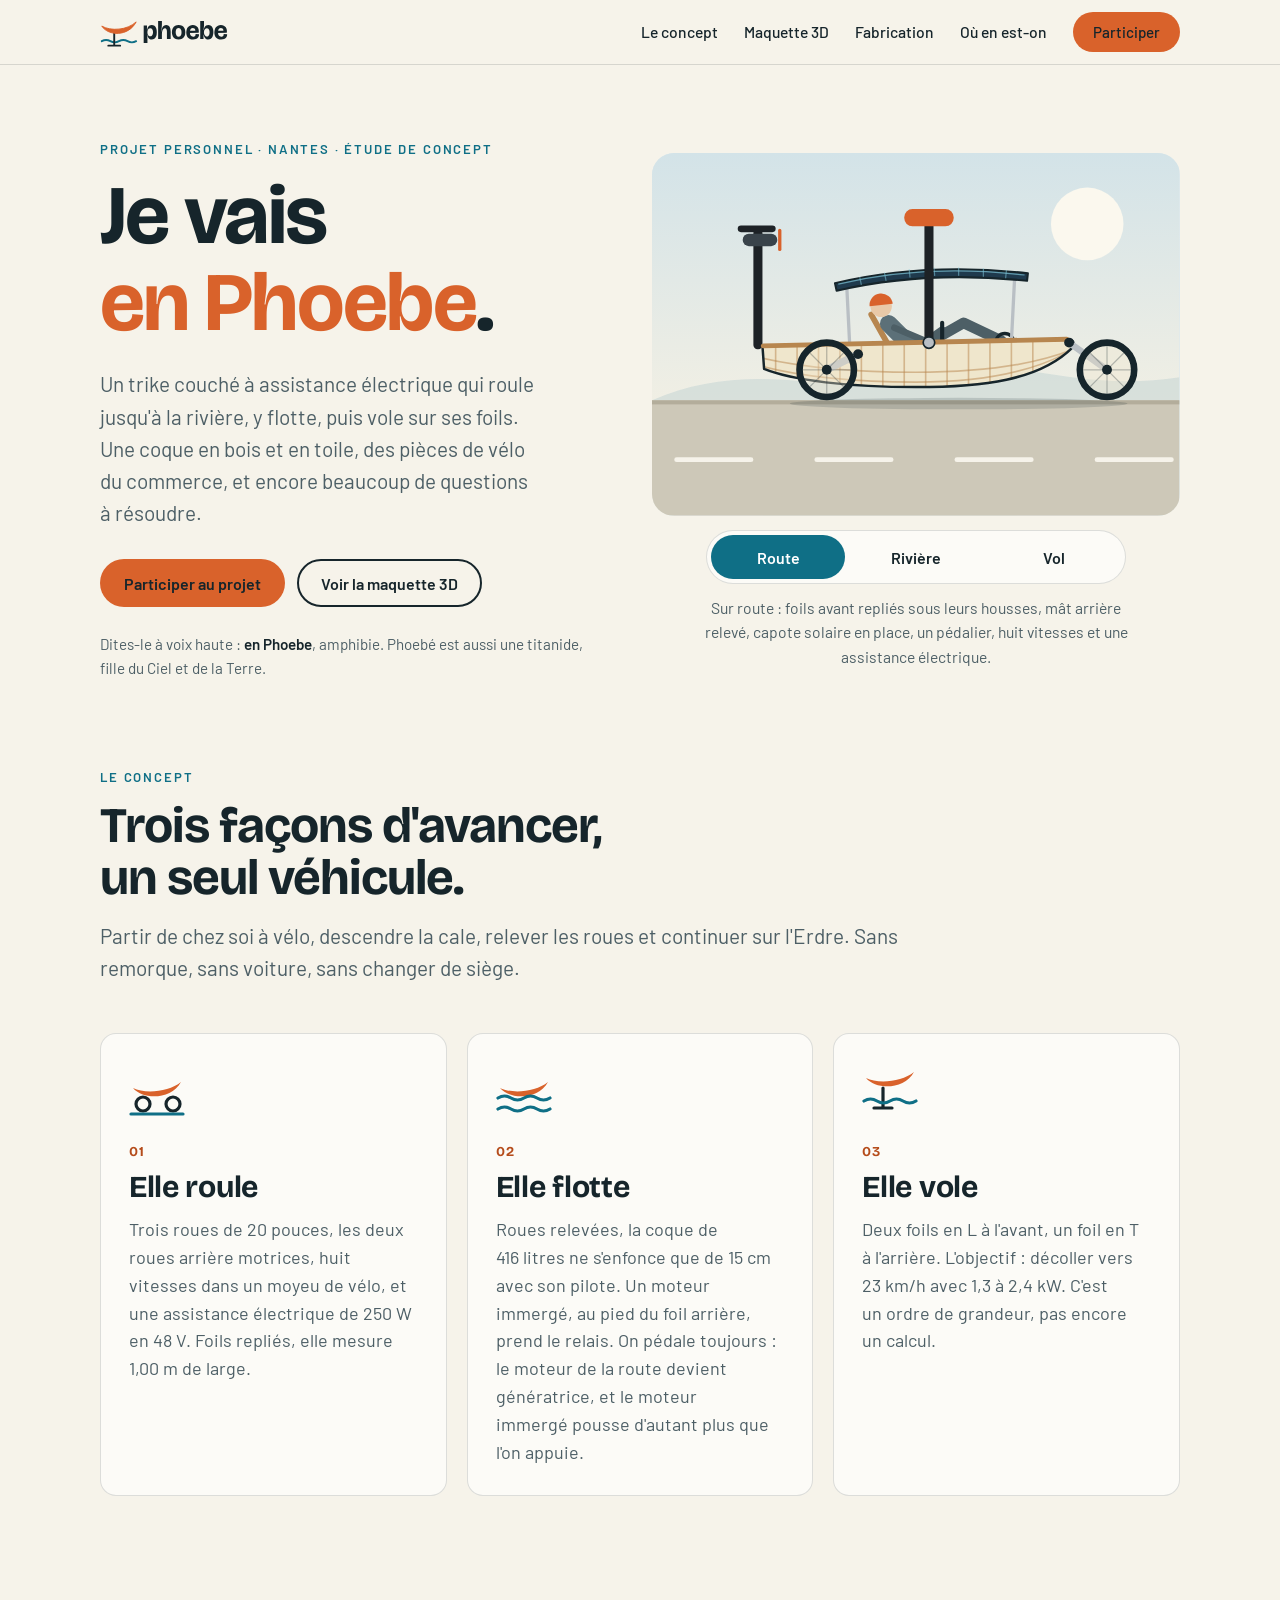
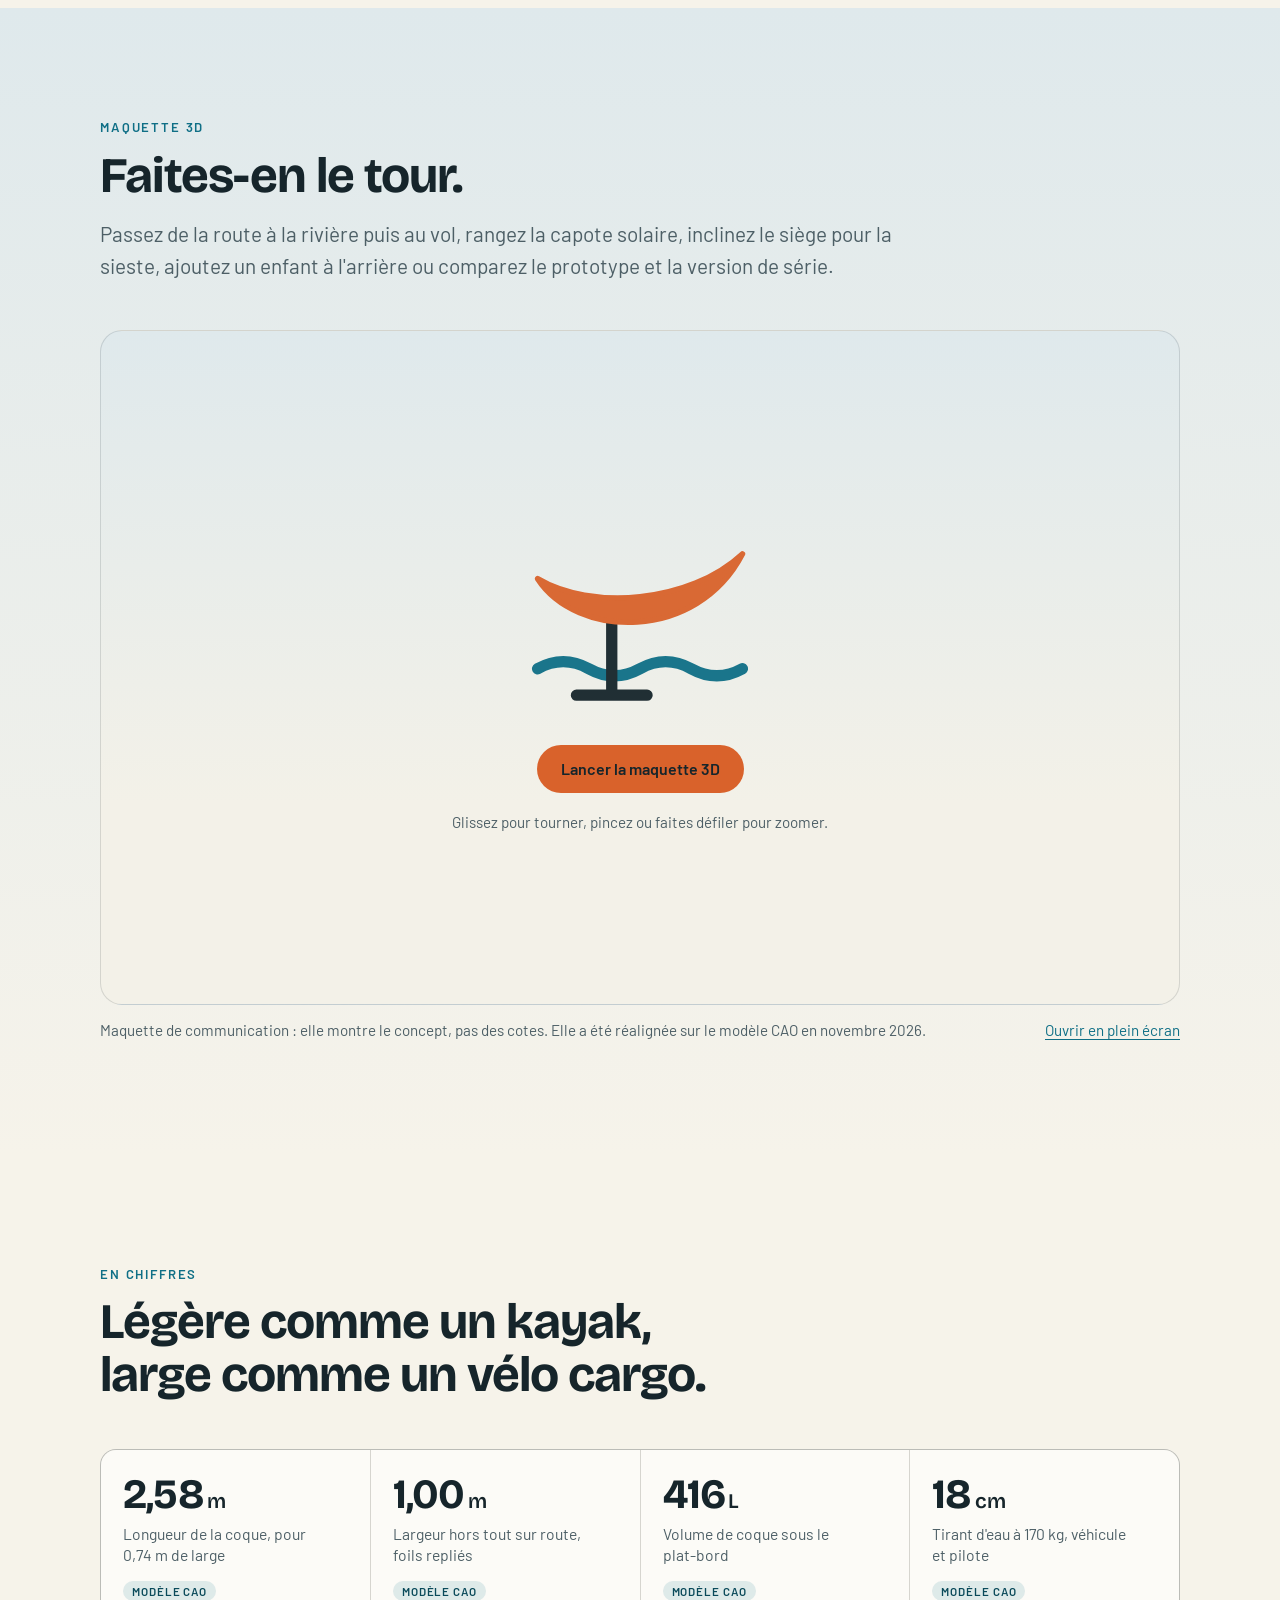
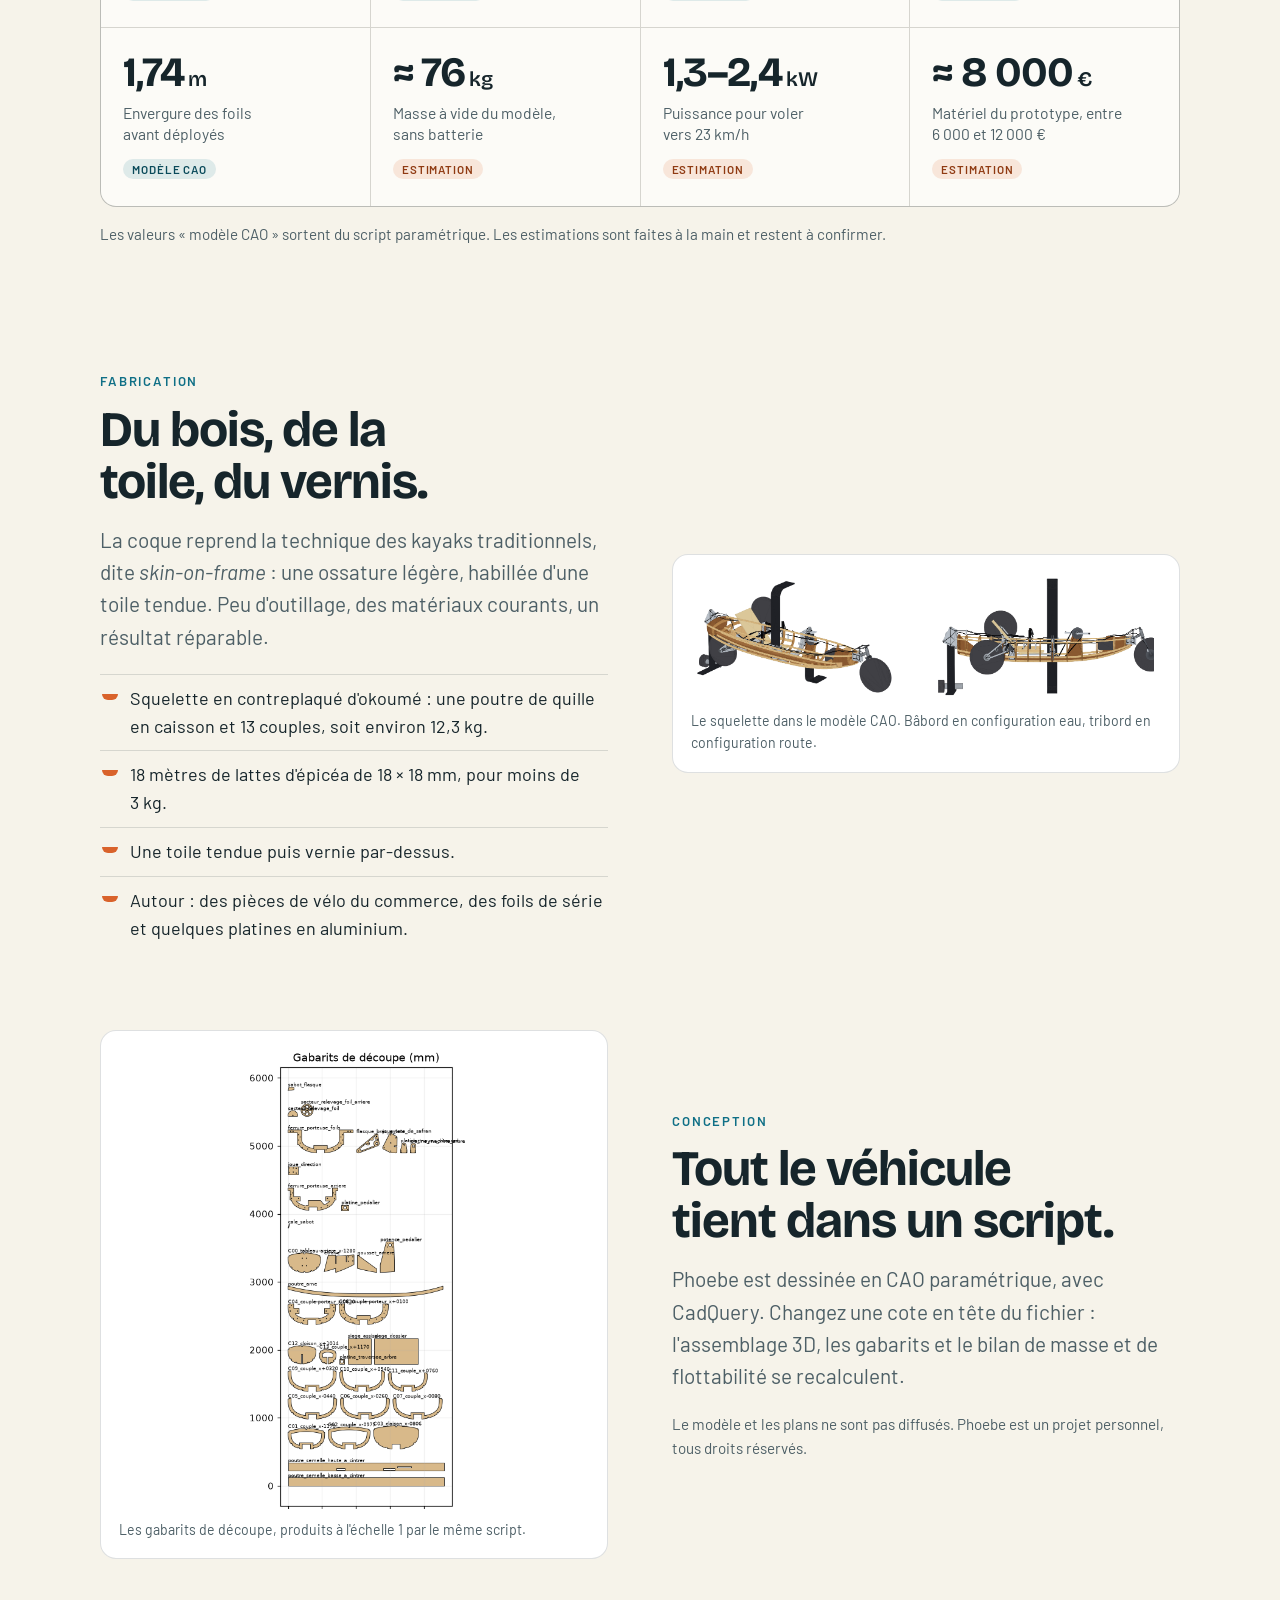
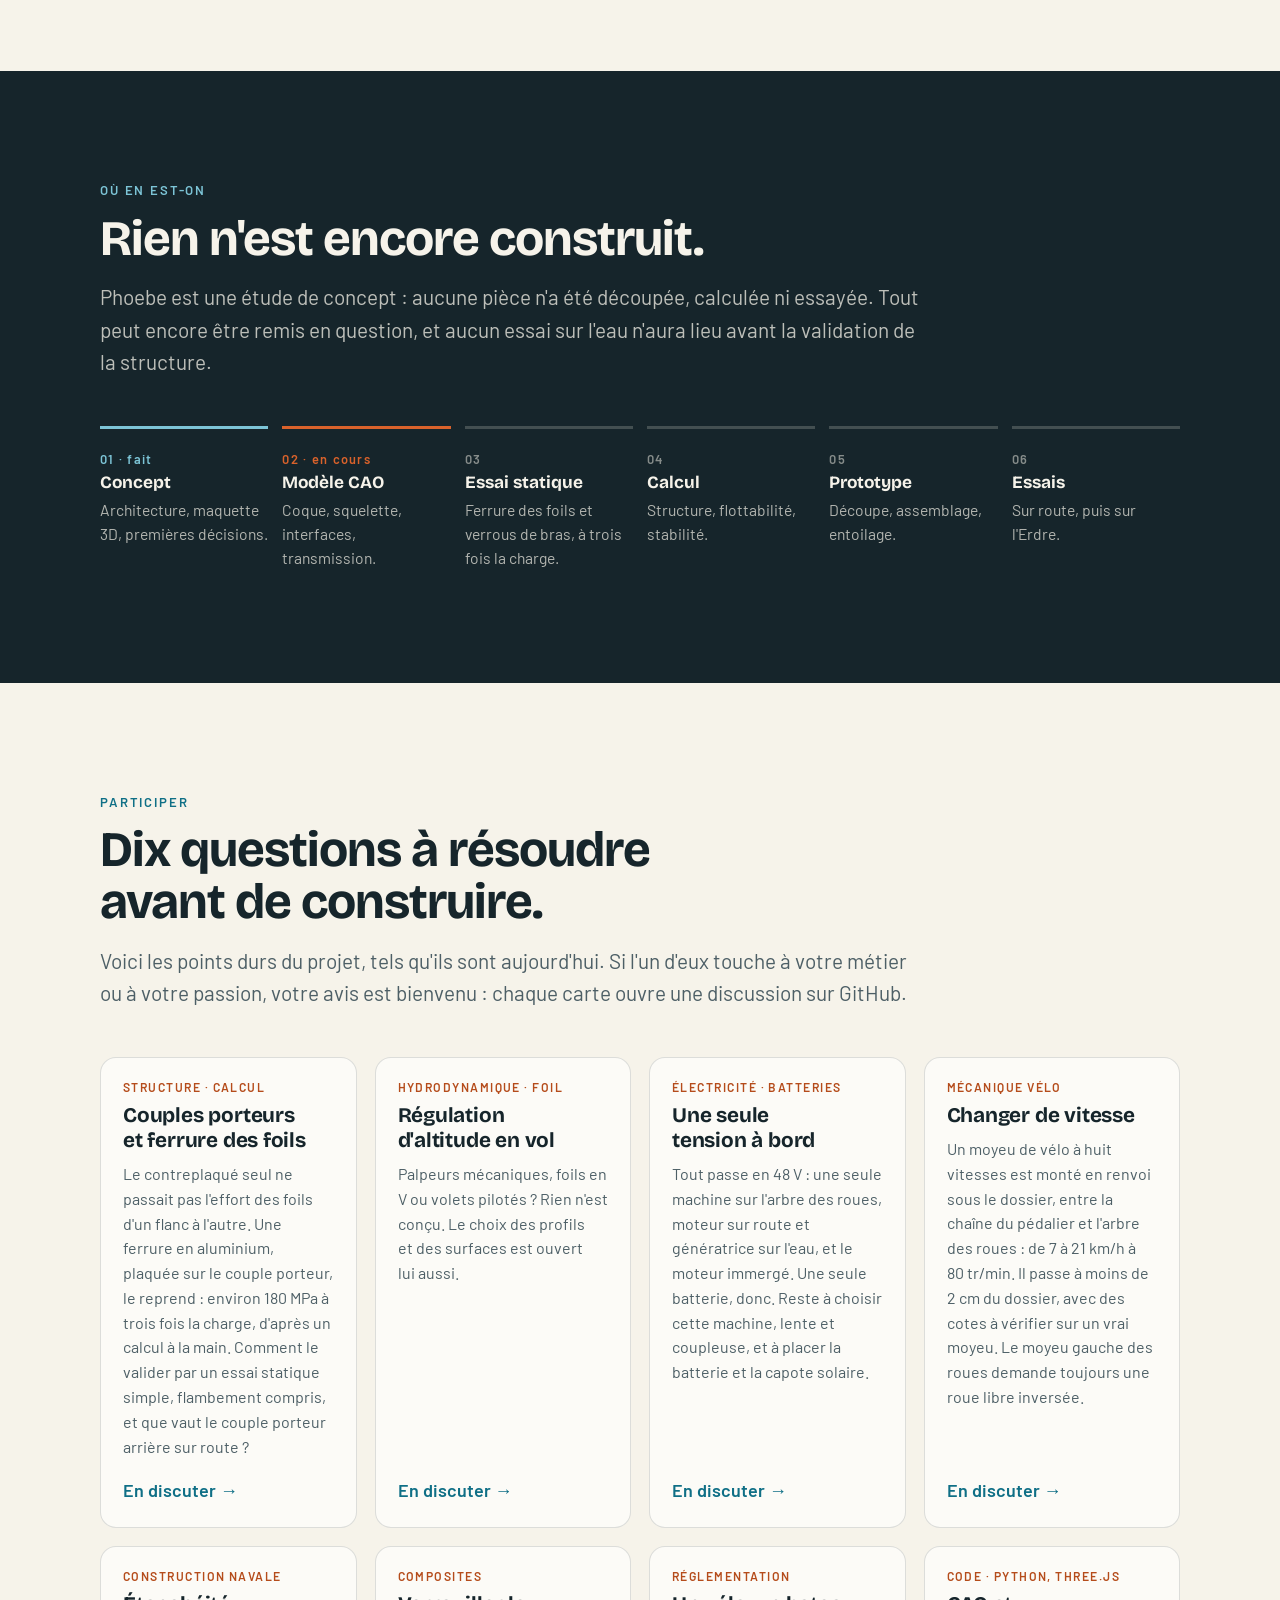
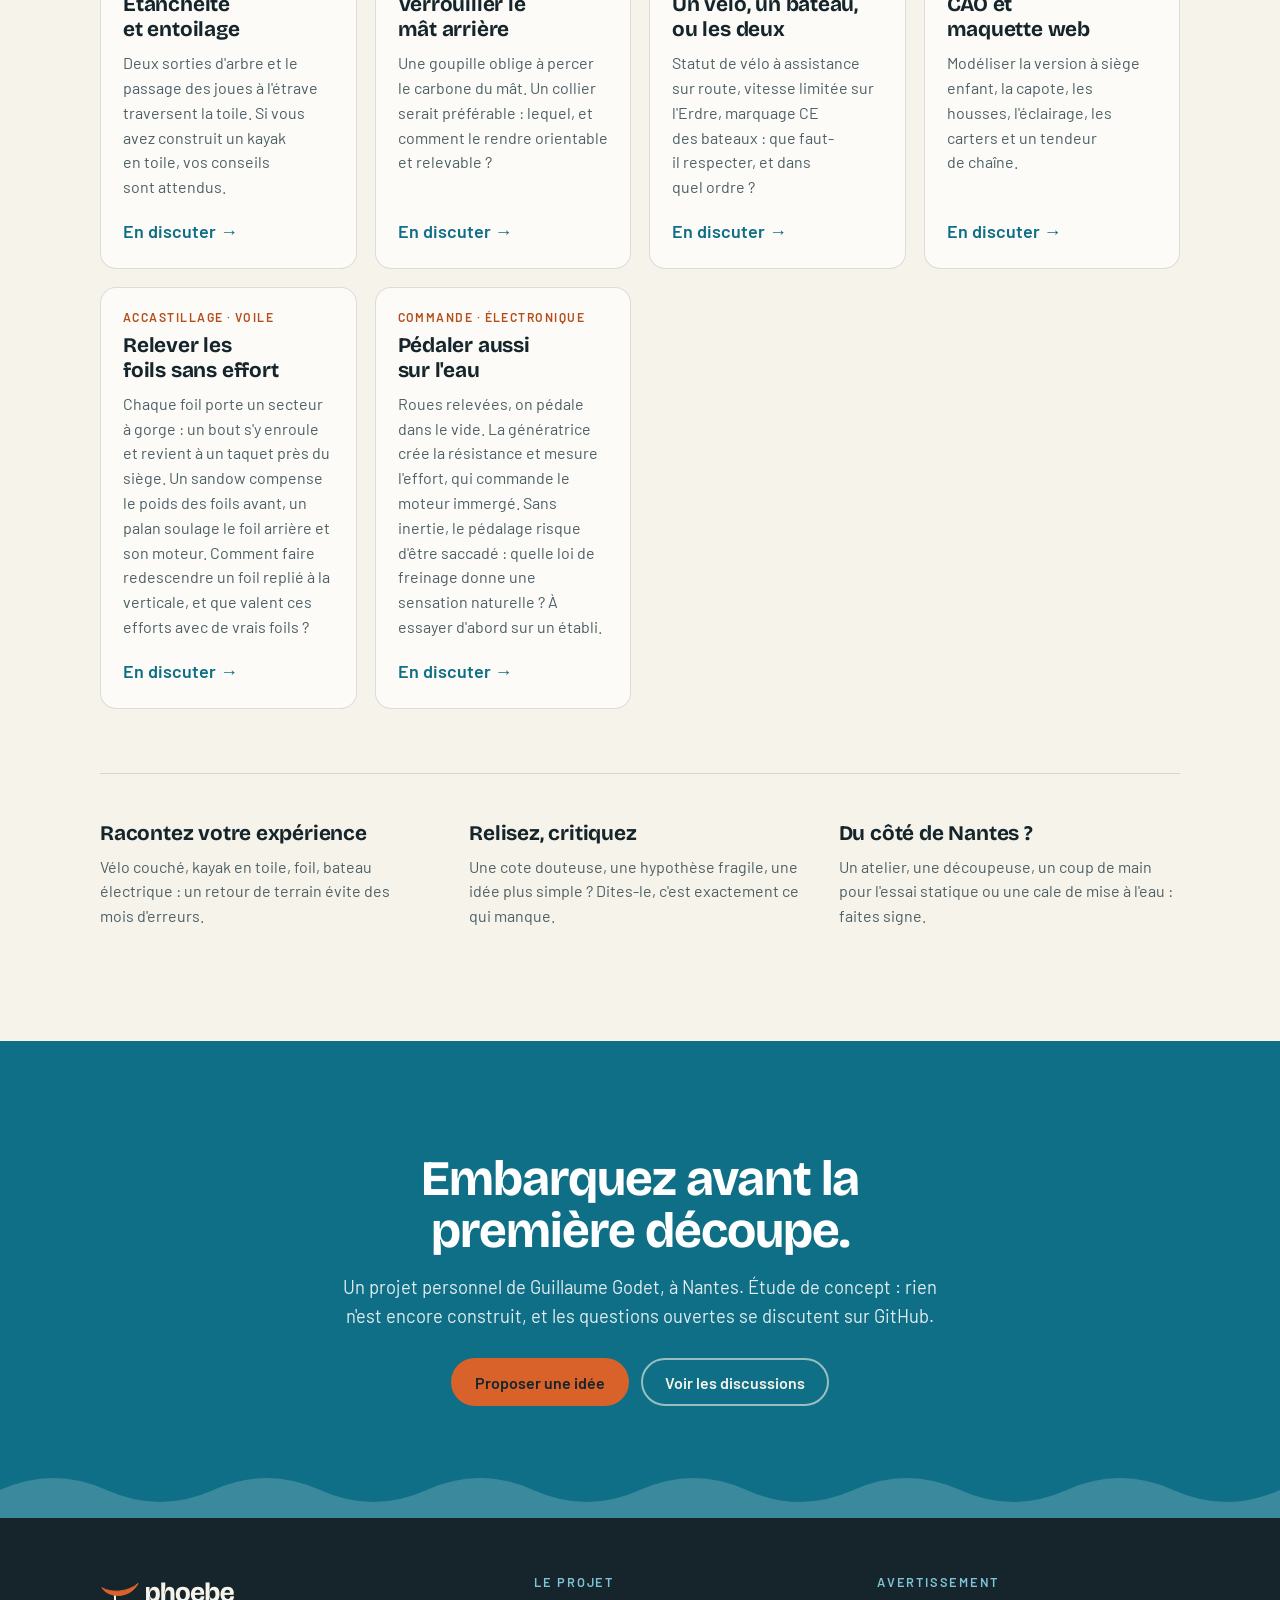
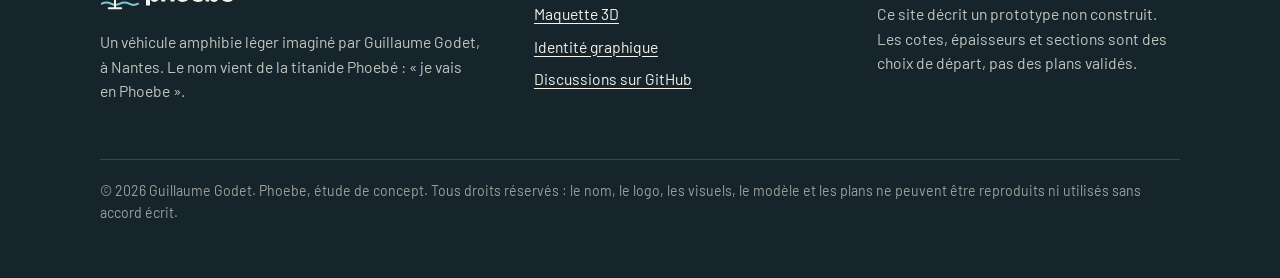
<file: index.html>
<!DOCTYPE html>
<html lang="fr">
<head>
<meta charset="utf-8">
<meta name="viewport" content="width=device-width, initial-scale=1">
<title>Phoebe : le trike qui roule, flotte et vole</title>
<meta name="description" content="Phoebe est un projet de véhicule amphibie léger : un trike couché à assistance électrique, en bois et toile, qui roule, flotte et vole sur foils. Étude de concept, à Nantes.">
<meta property="og:type" content="website">
<meta property="og:title" content="Phoebe : le trike qui roule, flotte et vole">
<meta property="og:description" content="Un projet de véhicule amphibie léger, en bois et toile. Étude de concept, à Nantes.">
<meta property="og:image" content="https://guillaumegodet.github.io/phoebe/identite/phoebe-og.png">
<meta property="og:url" content="https://guillaumegodet.github.io/phoebe/">
<meta name="twitter:card" content="summary_large_image">
<meta name="theme-color" content="#0f6f86">
<link rel="icon" href="identite/favicon.svg" type="image/svg+xml">
<link rel="apple-touch-icon" href="identite/apple-touch-icon.png">
<link rel="preconnect" href="https://fonts.googleapis.com">
<link rel="preconnect" href="https://fonts.gstatic.com" crossorigin>
<link href="https://fonts.googleapis.com/css2?family=Barlow:wght@400;500;600&family=Bricolage+Grotesque:opsz,wght@12..96,600;12..96,700&display=swap" rel="stylesheet">
<link rel="stylesheet" href="assets/phoebe.css">
<style>
/* ---------- Ouverture ---------- */
.ouverture{padding:clamp(36px,6vw,80px) 0 clamp(48px,7vw,96px);overflow:hidden}
.ouverture .cadre{display:grid;grid-template-columns:minmax(0,1fr) minmax(0,1.08fr);gap:clamp(28px,5vw,64px);align-items:center}
.ouverture h1 em{font-style:normal;color:var(--orange)}
.ouverture .chapo{margin:22px 0 30px}
.actions{display:flex;flex-wrap:wrap;gap:12px}
.clin{margin:26px 0 0;font-size:.95rem;color:var(--encre-doux)}
.clin b{color:var(--encre);font-weight:600}
@media (max-width:900px){.ouverture .cadre{grid-template-columns:1fr}}

/* ---------- Scène animée : route, rivière, vol ---------- */
.scene-bloc{position:relative}
.scene{width:100%;height:auto;border-radius:22px;background:var(--ciel)}
.scene .mob{transition:transform 1.2s cubic-bezier(.6,.05,.25,1),opacity .8s ease}
.scene .veh{transform:translateY(0)}
.scene .bras{transform-origin:250px 244px}
.scene .avant{transform-origin:506px 230px}
.scene .foilav{transform-origin:336px 231px;transform:scaleY(-1)}
.scene .foilar{transform-origin:128px 238px;transform:rotate(180deg)}
.scene .capote{opacity:1;transform:translateY(0)}
.scene .eau{opacity:0}
.scene .ombre{opacity:.16}
.scene .housse{opacity:1}
.scene .sillage{opacity:0}
/* Rivière : roues relevées, moteur à mi-course */
.scene.m-eau .veh{transform:translateY(41px)}
.scene.m-eau .bras,.scene.m-vol .bras{transform:rotate(69deg)}
.scene.m-eau .avant,.scene.m-vol .avant{transform:rotate(-75deg)}
.scene.m-eau .foilar{transform:rotate(52deg)}
.scene.m-eau .eau,.scene.m-vol .eau{opacity:1}
.scene.m-eau .sol,.scene.m-vol .sol{opacity:0}
.scene.m-eau .ombre,.scene.m-vol .ombre{opacity:0}
/* Vol : tout déployé, la coque sort de l'eau */
.scene.m-vol .veh{transform:translateY(-26px)}
.scene.m-vol .foilav{transform:scaleY(1)}
.scene.m-vol .foilar{transform:rotate(0deg)}
.scene.m-vol .housse{opacity:0}
.scene.m-vol .capote{opacity:0;transform:translateY(-14px)}
.scene.m-vol .sillage{opacity:.9}
.scene .houle{animation:houle 7s linear infinite}
@keyframes houle{to{transform:translateX(-80px)}}
.modes{
  display:flex;gap:4px;margin:14px auto 0;padding:4px;max-width:420px;
  background:var(--papier);border:1px solid var(--ligne);border-radius:999px;
}
.modes button{
  flex:1;min-height:44px;border:0;border-radius:999px;background:transparent;color:var(--encre);
  font:600 1rem var(--texte);cursor:pointer;transition:background-color .2s,color .2s;
}
.modes button[aria-pressed="true"]{background:var(--erdre);color:#fff}
.legende{min-height:3.2em;margin:12px auto 0;text-align:center;font-size:.98rem;color:var(--encre-doux);max-width:30em}

/* ---------- Trois façons d'avancer ---------- */
.trois{display:grid;grid-template-columns:repeat(3,1fr);gap:20px}
.carte{background:var(--papier);border:1px solid var(--ligne);border-radius:var(--rayon);padding:28px}
.carte .num{font:700 .85rem var(--titre);color:var(--orange-fonce);letter-spacing:.08em}
.carte h3{font-size:1.9rem;margin:6px 0 10px}
.carte p{margin:0;color:var(--encre-doux)}
.carte svg{width:56px;height:56px;margin-bottom:18px}
@media (max-width:820px){.trois{grid-template-columns:1fr}}

/* ---------- Maquette ---------- */
.bande-ciel{background:linear-gradient(var(--ciel),var(--toile))}
.maquette{
  position:relative;border-radius:22px;overflow:hidden;border:1px solid var(--ligne);
  background:linear-gradient(#dfe9ec,#f3f1e8 70%);aspect-ratio:16/10;min-height:520px;max-height:82vh;width:100%;
}
.maquette iframe{position:absolute;inset:0;width:100%;height:100%;border:0}
.maquette .lancer{
  position:absolute;inset:0;display:grid;place-content:center;justify-items:center;gap:18px;text-align:center;padding:24px;
  border:0;background:transparent;cursor:pointer;color:var(--encre);font:inherit;width:100%;
}
.maquette .lancer img{width:min(300px,60%);height:auto;opacity:.95}
.maquette .lancer span.bouton{pointer-events:none}
.maquette .lancer small{color:var(--encre-doux);font-size:.95rem;max-width:26em}
.sous-maquette{display:flex;flex-wrap:wrap;gap:8px 24px;justify-content:space-between;margin-top:14px;font-size:.95rem;color:var(--encre-doux)}
@media (max-width:700px){.maquette{aspect-ratio:auto;height:78vh;min-height:480px}}

/* ---------- Chiffres ---------- */
.chiffres{display:grid;grid-template-columns:repeat(4,1fr);gap:1px;background:var(--ligne);border:1px solid var(--ligne);border-radius:var(--rayon);overflow:hidden}
.chiffre{background:var(--papier);padding:24px 22px}
.chiffre .val{font:700 clamp(1.9rem,3.4vw,2.6rem)/1 var(--titre);letter-spacing:-.02em;white-space:nowrap}
.chiffre .val small{font-size:.5em;font-weight:600;letter-spacing:0;margin-left:.15em}
.chiffre .quoi{margin:8px 0 10px;color:var(--encre-doux);font-size:.98rem;line-height:1.35}
.pastille{display:inline-block;font:600 .72rem var(--texte);letter-spacing:.08em;text-transform:uppercase;padding:3px 9px;border-radius:999px}
.pastille.calc{background:rgba(15,111,134,.12);color:var(--erdre-fonce)}
.pastille.estim{background:rgba(217,98,43,.14);color:#8f3a12}
.note{font-size:.95rem;color:var(--encre-doux);margin-top:16px}
@media (max-width:900px){.chiffres{grid-template-columns:repeat(2,1fr)}}

/* ---------- Fabrication ---------- */
.deux{display:grid;grid-template-columns:1fr 1fr;gap:clamp(28px,5vw,64px);align-items:center}
.deux + .deux{margin-top:clamp(40px,6vw,80px)}
.planche{background:#fff;border:1px solid var(--ligne);border-radius:var(--rayon);padding:18px;margin:0}
.planche figcaption{font-size:.88rem;color:var(--encre-doux);margin-top:10px}
.liste{list-style:none;margin:18px 0 0;padding:0}
.liste li{position:relative;padding:10px 0 10px 30px;border-top:1px solid var(--ligne)}
.liste li::before{content:"";position:absolute;left:2px;top:19px;width:16px;height:6px;border-radius:0 0 12px 12px;background:var(--orange)}
.liens-fichiers{display:flex;flex-wrap:wrap;gap:10px;margin-top:22px}
.liens-fichiers a{
  display:inline-flex;align-items:center;gap:8px;padding:8px 14px;border:1px solid var(--ligne);border-radius:10px;
  background:var(--papier);color:var(--encre);text-decoration:none;font-weight:500;font-size:.95rem;
}
.liens-fichiers a:hover{border-color:var(--erdre);color:var(--erdre)}
.liens-fichiers small{color:var(--encre-doux);font-weight:400}
@media (max-width:860px){.deux{grid-template-columns:1fr}.deux .inverse{order:2}}

/* ---------- État du projet ---------- */
.bande-encre{background:var(--encre);color:var(--toile)}
.bande-encre .surtitre{color:var(--ecume)}
.bande-encre .chapo{color:rgba(246,243,234,.75)}
.etapes{list-style:none;margin:0;padding:0;display:grid;grid-template-columns:repeat(6,1fr);gap:14px;counter-reset:e}
.etapes li{position:relative;padding-top:22px;border-top:3px solid rgba(246,243,234,.2);font-size:.98rem;color:rgba(246,243,234,.7);counter-increment:e}
.etapes li b{display:block;font:700 1.08rem/1.2 var(--titre);color:var(--toile);margin-bottom:4px}
.etapes li::before{content:"0" counter(e);display:block;font:600 .8rem var(--texte);letter-spacing:.1em;margin-bottom:6px;color:rgba(246,243,234,.5)}
.etapes li.fait{border-color:var(--ecume)}
.etapes li.encours{border-color:var(--orange)}
.etapes li.encours::before{content:"0" counter(e) " · en cours";color:var(--orange)}
.etapes li.fait::before{content:"0" counter(e) " · fait";color:var(--ecume)}
@media (max-width:900px){.etapes{grid-template-columns:repeat(2,1fr);gap:22px 16px}}

/* ---------- Participer ---------- */
.chantiers{display:grid;grid-template-columns:repeat(4,1fr);gap:18px}
@media (max-width:1100px){.chantiers{grid-template-columns:repeat(2,1fr)}}
@media (max-width:640px){.chantiers{grid-template-columns:1fr}}
.chantier{
  display:flex;flex-direction:column;background:var(--papier);border:1px solid var(--ligne);border-radius:var(--rayon);padding:22px;
  transition:transform .18s ease,box-shadow .18s ease,border-color .18s ease;
}
.chantier:hover{transform:translateY(-3px);box-shadow:0 12px 30px rgba(22,37,43,.1);border-color:rgba(15,111,134,.45)}
.chantier .metier{font:600 .76rem var(--texte);letter-spacing:.12em;text-transform:uppercase;color:var(--orange-fonce);margin-bottom:10px}
.chantier h3{margin-bottom:8px}
.chantier p{color:var(--encre-doux);font-size:1rem;margin-bottom:18px}
.chantier a{margin-top:auto;font-weight:600;text-decoration:none}
.chantier a::after{content:" →"}
.chantier a:hover{text-decoration:underline}
.aussi{display:grid;grid-template-columns:repeat(3,1fr);gap:28px;margin-top:clamp(40px,6vw,64px);padding-top:clamp(32px,5vw,48px);border-top:1px solid var(--ligne)}
.aussi h3{margin-bottom:8px}
.aussi p{color:var(--encre-doux);margin:0;font-size:1rem}
@media (max-width:820px){.aussi{grid-template-columns:1fr}}

/* ---------- Appel final ---------- */
.appel{background:var(--erdre);color:#fff;text-align:center;position:relative;overflow:hidden}
.appel h2{max-width:16em;margin:0 auto 16px}
.appel p{max-width:34em;margin:0 auto 28px;color:rgba(255,255,255,.88);font-size:1.15rem}
.appel .actions{justify-content:center}
.appel svg.vague{position:absolute;left:0;right:0;bottom:-2px;width:100%;height:60px;opacity:.18}
</style>
</head>
<body>

<header class="barre">
  <div class="cadre">
    <a class="logo" href="./" aria-label="Phoebe, accueil"><img src="identite/phoebe-logo.svg" alt="Phoebe" width="219" height="64"></a>
    <nav aria-label="Navigation principale">
      <a href="#concept">Le concept</a>
      <a href="#maquette">Maquette 3D</a>
      <a href="#fabrication">Fabrication</a>
      <a href="#etat">Où en est-on</a>
      <a class="bouton bouton-plein" href="#participer">Participer</a>
    </nav>
  </div>
</header>

<main>

<!-- ============ Ouverture ============ -->
<section class="ouverture">
  <div class="cadre">
    <div>
      <p class="surtitre">Projet personnel · Nantes · étude de concept</p>
      <h1>Je vais<br><em>en&nbsp;Phoebe</em>.</h1>
      <p class="chapo">Un trike couché à assistance électrique qui roule jusqu'à la rivière, y flotte, puis vole sur ses foils. Une coque en bois et en toile, des pièces de vélo du commerce, et encore beaucoup de questions à résoudre.</p>
      <div class="actions">
        <a class="bouton bouton-plein" href="#participer">Participer au projet</a>
        <a class="bouton bouton-trait" href="#maquette">Voir la maquette 3D</a>
      </div>
      <p class="clin">Dites-le à voix haute : <b>en Phoebe</b>, amphibie. Phoebé est aussi une titanide, fille du Ciel et de la Terre.</p>
    </div>

    <div class="scene-bloc">
      <svg class="scene m-route" id="scene" viewBox="0 0 640 440" role="img" aria-labelledby="scene-titre">
        <title id="scene-titre">Phoebe vue de profil, dans ses trois configurations : sur route, sur la rivière et en vol sur ses foils.</title>
        <defs>
          <clipPath id="c-cadre"><rect width="640" height="440" rx="22"/></clipPath>
          <clipPath id="c-coque"><path d="M134 234 500 226q16 0 10 10c-40 40-110 48-190 48s-150-8-184-22Z"/></clipPath>
          <linearGradient id="g-ciel" x1="0" y1="0" x2="0" y2="1"><stop offset="0" stop-color="#d3e3e8"/><stop offset=".7" stop-color="#f1efe4"/></linearGradient>
          <linearGradient id="g-eau" x1="0" y1="0" x2="0" y2="1"><stop offset="0" stop-color="#0f6f86" stop-opacity=".62"/><stop offset="1" stop-color="#0a4a5a" stop-opacity=".9"/></linearGradient>
        </defs>
        <g clip-path="url(#c-cadre)">
          <rect width="640" height="440" fill="url(#g-ciel)"/>
          <circle cx="528" cy="86" r="44" fill="#fbf8ee"/>
          <path d="M0 300c60-26 120-30 190-22s120-22 200-20 150 30 250 14v28H0Z" fill="#c9d8d6" opacity=".6"/>

          <!-- Sol -->
          <g class="mob sol">
            <rect y="300" width="640" height="140" fill="#cdc8b8"/>
            <rect y="300" width="640" height="5" fill="#b3ad9b"/>
            <path d="M30 372h90M200 372h90M370 372h90M540 372h90" stroke="#f6f3ea" stroke-width="6" stroke-linecap="round"/>
          </g>
          <ellipse class="mob ombre" cx="372" cy="304" rx="205" ry="7" fill="#16252b"/>

          <!-- Véhicule -->
          <g class="mob veh">
            <!-- Foil arrière en T, avec le moteur immergé -->
            <g class="mob foilar">
              <rect x="122" y="238" width="11" height="146" rx="5" fill="#1d2226"/>
              <rect x="104" y="363" width="42" height="15" rx="7.5" fill="#39434a"/>
              <path d="M101 359v23" stroke="#d9622b" stroke-width="4" stroke-linecap="round"/>
              <rect x="106" y="380" width="46" height="8" rx="4" fill="#1d2226"/>
            </g>
            <!-- Pilote -->
            <g fill="none" stroke-linecap="round" stroke-linejoin="round">
              <path d="M294 246 266 196" stroke="#b7864f" stroke-width="7"/>
              <path d="M287 207 322 242" stroke="#5c7078" stroke-width="21"/>
              <path d="M322 238 378 206 424 228" stroke="#4d5f66" stroke-width="13"/>
              <path d="M294 212 332 228 352 214" stroke="#4d5f66" stroke-width="8"/>
              <path d="M352 226v-20" stroke="#16252b" stroke-width="5"/>
            </g>
            <circle cx="278" cy="186" r="13" fill="#e9c9a8"/>
            <path d="M264 186a14 14 0 0 1 28-3Z" fill="#d9622b"/>
            <circle cx="428" cy="230" r="11" fill="none" stroke="#16252b" stroke-width="4"/>
            <!-- Capote solaire : deux arceaux et un toit de cellules, rangée pour voler -->
            <g class="mob capote">
              <path d="M240 236 236 156M436 229 440 150" stroke="#b9bfc4" stroke-width="4" stroke-linecap="round" fill="none"/>
              <path d="M222 158Q332 132 456 146L455 155Q332 142 224 167Z" fill="#1f3a4d" stroke="#16252b" stroke-width="2.5" stroke-linejoin="round"/>
              <path d="M252 150.500 254 160M282 145 284 155M312 141 313 151M342 139 343 149M372 139 372 149M402 140 402 150M430 142 429 152" stroke="#7cc4d6" stroke-opacity=".55" stroke-width="1.500"/>
              <path d="M226 159Q332 134 452 148" stroke="#7cc4d6" stroke-opacity=".7" stroke-width="1.500" fill="none"/>
            </g>
            <!-- Coque en lattes et toile -->
            <path d="M134 234 500 226q16 0 10 10c-40 40-110 48-190 48s-150-8-184-22Z" fill="#efe6cc"/>
            <g clip-path="url(#c-coque)" fill="none" stroke="#b7864f" stroke-opacity=".5" stroke-width="2">
              <path d="M150 220v70M176 220v70M202 220v70M228 220v70M254 220v70M280 220v70M306 220v70M332 220v70M358 220v70M384 220v70M410 220v70M436 220v70M462 220v70"/>
              <path d="M130 248c60 14 130 18 190 18s140-6 196-30M130 258c60 16 130 20 190 20s130-8 180-34"/>
            </g>
            <path d="M134 234 500 226q16 0 10 10c-40 40-110 48-190 48s-150-8-184-22Z" fill="none" stroke="#16252b" stroke-width="3" stroke-linejoin="round"/>
            <path d="M135 234 503 226" stroke="#b7864f" stroke-width="6" stroke-linecap="round"/>
            <!-- Foil avant en L -->
            <g class="mob foilav">
              <rect x="330.500" y="231" width="11" height="153" rx="5" fill="#1d2226"/>
              <rect x="312" y="379" width="48" height="9" rx="4.500" fill="#1d2226"/>
              <rect class="mob housse" x="306" y="373" width="60" height="21" rx="10" fill="#d9622b"/>
              <circle cx="336" cy="232" r="7" fill="#b9bfc4" stroke="#16252b" stroke-width="2"/>
            </g>
            <!-- Roue arrière sur son bras relevable -->
            <g class="mob bras">
              <path d="M250 244 212 263" stroke="#b9bfc4" stroke-width="9" stroke-linecap="round"/>
              <circle cx="212" cy="263" r="33" fill="rgba(239,230,204,.35)" stroke="#16252b" stroke-width="8"/>
              <path d="M212 233v60M182 263h60M191 242l42 42M233 242l-42 42" stroke="#16252b" stroke-opacity=".28" stroke-width="1.500"/>
              <circle cx="212" cy="263" r="6" fill="#16252b"/>
              <circle cx="250" cy="244" r="6" fill="#16252b"/>
            </g>
            <!-- Roue avant directrice, relevable sur l'étrave -->
            <g class="mob avant">
              <path d="M506 230 552 263" stroke="#b9bfc4" stroke-width="8" stroke-linecap="round"/>
              <circle cx="552" cy="263" r="33" fill="rgba(239,230,204,.35)" stroke="#16252b" stroke-width="8"/>
              <path d="M552 233v60M522 263h60M531 242l42 42M573 242l-42 42" stroke="#16252b" stroke-opacity=".28" stroke-width="1.500"/>
              <circle cx="552" cy="263" r="6" fill="#16252b"/>
              <circle cx="506" cy="230" r="6" fill="#16252b"/>
            </g>
          </g>

          <!-- Eau, devant le véhicule : ce qui est immergé reste visible -->
          <g class="mob eau">
            <path class="houle" d="M-80 300q20-8 40 0t40 0 40 0 40 0 40 0 40 0 40 0 40 0 40 0 40 0 40 0 40 0 40 0 40 0 40 0 40 0 40 0 40 0 40 0 40 0V440H-80Z" fill="url(#g-eau)"/>
            <path class="mob sillage" d="M20 318h70M130 330h44M40 344h36" stroke="#f6f3ea" stroke-width="3" stroke-linecap="round" opacity=".6"/>
          </g>
        </g>
      </svg>
      <div class="modes" role="group" aria-label="Configuration du véhicule">
        <button type="button" data-mode="route" aria-pressed="true">Route</button>
        <button type="button" data-mode="eau" aria-pressed="false">Rivière</button>
        <button type="button" data-mode="vol" aria-pressed="false">Vol</button>
      </div>
      <p class="legende" id="legende">Sur route : foils avant repliés sous leurs housses, mât arrière relevé, capote solaire en place, un pédalier, huit vitesses et une assistance électrique.</p>
    </div>
  </div>
</section>

<!-- ============ Concept ============ -->
<section class="section" id="concept" style="padding-top:0">
  <div class="cadre">
    <div class="entete-section">
      <p class="surtitre">Le concept</p>
      <h2>Trois façons d'avancer, un seul véhicule.</h2>
      <p class="chapo">Partir de chez soi à vélo, descendre la cale, relever les roues et continuer sur l'Erdre. Sans remorque, sans voiture, sans changer de siège.</p>
    </div>
    <div class="trois">
      <article class="carte">
        <svg viewBox="0 0 56 56" fill="none" stroke-linecap="round" aria-hidden="true"><path d="M4 26C14 38 42 38 52 20 40 30 16 32 4 26Z" fill="#d9622b"/><circle cx="14" cy="42" r="7" stroke="#16252b" stroke-width="3.200"/><circle cx="44" cy="42" r="7" stroke="#16252b" stroke-width="3.200"/><path d="M2 52h52" stroke="#0f6f86" stroke-width="3.200"/></svg>
        <span class="num">01</span>
        <h3>Elle roule</h3>
        <p>Trois roues de 20&nbsp;pouces, les deux roues arrière motrices, huit vitesses dans un moyeu de vélo, et une assistance électrique de 250&nbsp;W en 48&nbsp;V. Foils repliés, elle mesure 1,00&nbsp;m de large.</p>
      </article>
      <article class="carte">
        <svg viewBox="0 0 56 56" fill="none" stroke-linecap="round" aria-hidden="true"><path d="M4 26C14 38 42 38 52 20 40 30 16 32 4 26Z" fill="#d9622b"/><path d="M2 36q6.500-4 13 0t13 0 13 0 13 0M2 47q6.500-4 13 0t13 0 13 0 13 0" stroke="#0f6f86" stroke-width="3.200"/></svg>
        <span class="num">02</span>
        <h3>Elle flotte</h3>
        <p>Roues relevées, la coque de 416&nbsp;litres ne s'enfonce que de 15&nbsp;cm avec son pilote. Un moteur immergé, au pied du foil arrière, prend le relais. On pédale toujours&nbsp;: le moteur de la route devient génératrice, et le moteur immergé pousse d'autant plus que l'on appuie.</p>
      </article>
      <article class="carte">
        <svg viewBox="0 0 56 56" fill="none" stroke-linecap="round" aria-hidden="true"><path d="M4 16C14 28 42 28 52 10 40 20 16 22 4 16Z" fill="#d9622b"/><path d="M21 26v20M12 46h18" stroke="#16252b" stroke-width="3.200"/><path d="M2 39q6.500-4 13 0t13 0 13 0 13 0" stroke="#0f6f86" stroke-width="3.200"/></svg>
        <span class="num">03</span>
        <h3>Elle vole</h3>
        <p>Deux foils en L à l'avant, un foil en T à l'arrière. L'objectif : décoller vers 23&nbsp;km/h avec 1,3 à 2,4&nbsp;kW. C'est un ordre de grandeur, pas encore un calcul.</p>
      </article>
    </div>
  </div>
</section>

<!-- ============ Maquette ============ -->
<section class="section bande-ciel" id="maquette">
  <div class="cadre">
    <div class="entete-section">
      <p class="surtitre">Maquette 3D</p>
      <h2>Faites-en le tour.</h2>
      <p class="chapo">Passez de la route à la rivière puis au vol, rangez la capote solaire, inclinez le siège pour la sieste, ajoutez un enfant à l'arrière ou comparez le prototype et la version de série.</p>
    </div>
    <div class="maquette" id="cadre-maquette">
      <button class="lancer" type="button" id="lancer-maquette">
        <img src="identite/phoebe-symbole.svg" alt="" width="300" height="300">
        <span class="bouton bouton-plein">Lancer la maquette 3D</span>
        <small>Glissez pour tourner, pincez ou faites défiler pour zoomer.</small>
      </button>
    </div>
    <div class="sous-maquette">
      <span>Maquette de communication : elle montre le concept, pas des cotes. Elle a été réalignée sur le modèle CAO en novembre 2026.</span>
      <a href="maquette/">Ouvrir en plein écran</a>
    </div>
  </div>
</section>

<!-- ============ Chiffres ============ -->
<section class="section" id="chiffres">
  <div class="cadre">
    <div class="entete-section">
      <p class="surtitre">En chiffres</p>
      <h2>Légère comme un kayak, large comme un vélo cargo.</h2>
    </div>
    <div class="chiffres">
      <div class="chiffre"><div class="val">2,58<small>m</small></div><p class="quoi">Longueur de la coque, pour 0,74&nbsp;m de large</p><span class="pastille calc">Modèle CAO</span></div>
      <div class="chiffre"><div class="val">1,00<small>m</small></div><p class="quoi">Largeur hors tout sur route, foils repliés</p><span class="pastille calc">Modèle CAO</span></div>
      <div class="chiffre"><div class="val">416<small>L</small></div><p class="quoi">Volume de coque sous le plat-bord</p><span class="pastille calc">Modèle CAO</span></div>
      <div class="chiffre"><div class="val">18<small>cm</small></div><p class="quoi">Tirant d'eau à 170&nbsp;kg, véhicule et pilote</p><span class="pastille calc">Modèle CAO</span></div>
      <div class="chiffre"><div class="val">1,74<small>m</small></div><p class="quoi">Envergure des foils avant déployés</p><span class="pastille calc">Modèle CAO</span></div>
      <div class="chiffre"><div class="val">≈ 76<small>kg</small></div><p class="quoi">Masse à vide du modèle, sans batterie</p><span class="pastille estim">Estimation</span></div>
      <div class="chiffre"><div class="val">1,3–2,4<small>kW</small></div><p class="quoi">Puissance pour voler vers 23&nbsp;km/h</p><span class="pastille estim">Estimation</span></div>
      <div class="chiffre"><div class="val">≈ 8 000<small>€</small></div><p class="quoi">Matériel du prototype, entre 6&nbsp;000 et 12&nbsp;000&nbsp;€</p><span class="pastille estim">Estimation</span></div>
    </div>
    <p class="note">Les valeurs « modèle CAO » sortent du script paramétrique. Les estimations sont faites à la main et restent à confirmer.</p>
  </div>
</section>

<!-- ============ Fabrication ============ -->
<section class="section" id="fabrication" style="padding-top:0">
  <div class="cadre">
    <div class="deux">
      <div>
        <p class="surtitre">Fabrication</p>
        <h2>Du bois, de la toile, du vernis.</h2>
        <p class="chapo" style="margin-top:16px">La coque reprend la technique des kayaks traditionnels, dite <i>skin-on-frame</i> : une ossature légère, habillée d'une toile tendue. Peu d'outillage, des matériaux courants, un résultat réparable.</p>
        <ul class="liste">
          <li>Squelette en contreplaqué d'okoumé : une poutre de quille en caisson et 13&nbsp;couples, soit environ 12,3&nbsp;kg.</li>
          <li>18&nbsp;mètres de lattes d'épicéa de 18&nbsp;×&nbsp;18&nbsp;mm, pour moins de 3&nbsp;kg.</li>
          <li>Une toile tendue puis vernie par-dessus.</li>
          <li>Autour : des pièces de vélo du commerce, des foils de série et quelques platines en aluminium.</li>
        </ul>
      </div>
      <figure class="planche">
        <img src="assets/cao-apercu.png" alt="Vues du modèle CAO : le squelette en bois de la coque avec ses couples, les roues, les foils et le moteur immergé." width="1570" height="425" loading="lazy">
        <figcaption>Le squelette dans le modèle CAO. Bâbord en configuration eau, tribord en configuration route.</figcaption>
      </figure>
    </div>

    <div class="deux">
      <figure class="planche inverse">
        <img src="assets/cao-gabarits.png" alt="Planche des gabarits de découpe : couples, cloisons, poutre de quille et pièces d'interface, cotés en millimètres." width="460" height="755" loading="lazy" style="max-height:460px;width:auto;margin:0 auto">
        <figcaption>Les gabarits de découpe, produits à l'échelle 1 par le même script.</figcaption>
      </figure>
      <div>
        <p class="surtitre">Conception</p>
        <h2>Tout le véhicule tient dans un script.</h2>
        <p class="chapo" style="margin-top:16px">Phoebe est dessinée en CAO paramétrique, avec CadQuery. Changez une cote en tête du fichier : l'assemblage 3D, les gabarits et le bilan de masse et de flottabilité se recalculent.</p>
        <p class="note">Le modèle et les plans ne sont pas diffusés. Phoebe est un projet personnel, tous droits réservés.</p>
      </div>
    </div>
  </div>
</section>

<!-- ============ État du projet ============ -->
<section class="section bande-encre" id="etat">
  <div class="cadre">
    <div class="entete-section">
      <p class="surtitre">Où en est-on</p>
      <h2>Rien n'est encore construit.</h2>
      <p class="chapo">Phoebe est une étude de concept : aucune pièce n'a été découpée, calculée ni essayée. Tout peut encore être remis en question, et aucun essai sur l'eau n'aura lieu avant la validation de la structure.</p>
    </div>
    <ol class="etapes">
      <li class="fait"><b>Concept</b>Architecture, maquette 3D, premières décisions.</li>
      <li class="encours"><b>Modèle CAO</b>Coque, squelette, interfaces, transmission.</li>
      <li><b>Essai statique</b>Ferrure des foils et verrous de bras, à trois fois la charge.</li>
      <li><b>Calcul</b>Structure, flottabilité, stabilité.</li>
      <li><b>Prototype</b>Découpe, assemblage, entoilage.</li>
      <li><b>Essais</b>Sur route, puis sur l'Erdre.</li>
    </ol>
  </div>
</section>

<!-- ============ Participer ============ -->
<section class="section" id="participer">
  <div class="cadre">
    <div class="entete-section">
      <p class="surtitre">Participer</p>
      <h2>Dix questions à résoudre avant de construire.</h2>
      <p class="chapo">Voici les points durs du projet, tels qu'ils sont aujourd'hui. Si l'un d'eux touche à votre métier ou à votre passion, votre avis est bienvenu&nbsp;: chaque carte ouvre une discussion sur GitHub.</p>
    </div>
    <div class="chantiers">
      <article class="chantier">
        <span class="metier">Structure · calcul</span>
        <h3>Couples porteurs et ferrure des foils</h3>
        <p>Le contreplaqué seul ne passait pas l'effort des foils d'un flanc à l'autre. Une ferrure en aluminium, plaquée sur le couple porteur, le reprend&nbsp;: environ 180&nbsp;MPa à trois fois la charge, d'après un calcul à la main. Comment le valider par un essai statique simple, flambement compris, et que vaut le couple porteur arrière sur route&nbsp;?</p>
        <a href="https://github.com/guillaumegodet/phoebe/issues" data-sujet="Structure : couples porteurs, ferrure des foils avant et verrous des bras arrière">En discuter</a>
      </article>
      <article class="chantier">
        <span class="metier">Hydrodynamique · foil</span>
        <h3>Régulation d'altitude en vol</h3>
        <p>Palpeurs mécaniques, foils en V ou volets pilotés&nbsp;? Rien n'est conçu. Le choix des profils et des surfaces est ouvert lui aussi.</p>
        <a href="https://github.com/guillaumegodet/phoebe/issues" data-sujet="Foils : régulation d'altitude en vol">En discuter</a>
      </article>
      <article class="chantier">
        <span class="metier">Électricité · batteries</span>
        <h3>Une seule tension à bord</h3>
        <p>Tout passe en 48&nbsp;V&nbsp;: une seule machine sur l'arbre des roues, moteur sur route et génératrice sur l'eau, et le moteur immergé. Une seule batterie, donc. Reste à choisir cette machine, lente et coupleuse, et à placer la batterie et la capote solaire.</p>
        <a href="https://github.com/guillaumegodet/phoebe/issues" data-sujet="Électricité : 48 V, batterie et capote solaire">En discuter</a>
      </article>
      <article class="chantier">
        <span class="metier">Mécanique vélo</span>
        <h3>Changer de vitesse</h3>
        <p>Un moyeu de vélo à huit vitesses est monté en renvoi sous le dossier, entre la chaîne du pédalier et l'arbre des roues&nbsp;: de 7 à 21&nbsp;km/h à 80&nbsp;tr/min. Il passe à moins de 2&nbsp;cm du dossier, avec des cotes à vérifier sur un vrai moyeu. Le moyeu gauche des roues demande toujours une roue libre inversée.</p>
        <a href="https://github.com/guillaumegodet/phoebe/issues" data-sujet="Transmission : changement de vitesses et moyeu gauche">En discuter</a>
      </article>
      <article class="chantier">
        <span class="metier">Construction navale</span>
        <h3>Étanchéité et entoilage</h3>
        <p>Deux sorties d'arbre et le passage des joues à l'étrave traversent la toile. Si vous avez construit un kayak en toile, vos conseils sont attendus.</p>
        <a href="https://github.com/guillaumegodet/phoebe/issues" data-sujet="Coque : étanchéité des traversées et entoilage">En discuter</a>
      </article>
      <article class="chantier">
        <span class="metier">Composites</span>
        <h3>Verrouiller le mât arrière</h3>
        <p>Une goupille oblige à percer le carbone du mât. Un collier serait préférable&nbsp;: lequel, et comment le rendre orientable et relevable&nbsp;?</p>
        <a href="https://github.com/guillaumegodet/phoebe/issues" data-sujet="Foil arrière : verrouillage du mât sans percer le carbone">En discuter</a>
      </article>
      <article class="chantier">
        <span class="metier">Réglementation</span>
        <h3>Un vélo, un bateau, ou les deux</h3>
        <p>Statut de vélo à assistance sur route, vitesse limitée sur l'Erdre, marquage CE des bateaux&nbsp;: que faut-il respecter, et dans quel ordre&nbsp;?</p>
        <a href="https://github.com/guillaumegodet/phoebe/issues" data-sujet="Réglementation : route, navigation et marquage CE">En discuter</a>
      </article>
      <article class="chantier">
        <span class="metier">Code · Python, three.js</span>
        <h3>CAO et maquette web</h3>
        <p>Modéliser la version à siège enfant, la capote, les housses, l'éclairage, les carters et un tendeur de chaîne.</p>
        <a href="https://github.com/guillaumegodet/phoebe/issues" data-sujet="CAO et maquette : ">En discuter</a>
      </article>
      <article class="chantier">
        <span class="metier">Accastillage · voile</span>
        <h3>Relever les foils sans effort</h3>
        <p>Chaque foil porte un secteur à gorge&nbsp;: un bout s'y enroule et revient à un taquet près du siège. Un sandow compense le poids des foils avant, un palan soulage le foil arrière et son moteur. Comment faire redescendre un foil replié à la verticale, et que valent ces efforts avec de vrais foils&nbsp;?</p>
        <a href="https://github.com/guillaumegodet/phoebe/issues" data-sujet="Foils : relevage depuis le siège">En discuter</a>
      </article>
      <article class="chantier">
        <span class="metier">Commande · électronique</span>
        <h3>Pédaler aussi sur l'eau</h3>
        <p>Roues relevées, on pédale dans le vide. La génératrice crée la résistance et mesure l'effort, qui commande le moteur immergé. Sans inertie, le pédalage risque d'être saccadé&nbsp;: quelle loi de freinage donne une sensation naturelle&nbsp;? À essayer d'abord sur un établi.</p>
        <a href="https://github.com/guillaumegodet/phoebe/issues" data-sujet="Commande : poussée du moteur immergé liée au pédalage">En discuter</a>
      </article>
    </div>

    <div class="aussi">
      <div><h3>Racontez votre expérience</h3><p>Vélo couché, kayak en toile, foil, bateau électrique : un retour de terrain évite des mois d'erreurs.</p></div>
      <div><h3>Relisez, critiquez</h3><p>Une cote douteuse, une hypothèse fragile, une idée plus simple ? Dites-le, c'est exactement ce qui manque.</p></div>
      <div><h3>Du côté de Nantes ?</h3><p>Un atelier, une découpeuse, un coup de main pour l'essai statique ou une cale de mise à l'eau : faites signe.</p></div>
    </div>
  </div>
</section>

<section class="section appel">
  <div class="cadre">
    <h2>Embarquez avant la première découpe.</h2>
    <p>Un projet personnel de Guillaume Godet, à Nantes. Étude de concept&nbsp;: rien n'est encore construit, et les questions ouvertes se discutent sur GitHub.</p>
    <div class="actions">
      <a class="bouton bouton-plein" href="https://github.com/guillaumegodet/phoebe/issues/new" data-sujet="">Proposer une idée</a>
      <a class="bouton bouton-clair" href="https://github.com/guillaumegodet/phoebe/issues">Voir les discussions</a>
    </div>
  </div>
  <svg class="vague" viewBox="0 0 1200 60" preserveAspectRatio="none" aria-hidden="true"><path d="M0 30q50-24 100 0t100 0 100 0 100 0 100 0 100 0 100 0 100 0 100 0 100 0 100 0 100 0V60H0Z" fill="#fff"/></svg>
</section>

</main>

<footer class="pied">
  <div class="cadre">
    <div class="cols">
      <div>
        <img src="identite/phoebe-logo-clair.svg" alt="Phoebe" width="219" height="64">
        <p>Un véhicule amphibie léger imaginé par Guillaume Godet, à Nantes. Le nom vient de la titanide Phoebé&nbsp;: «&nbsp;je vais en Phoebe&nbsp;».</p>
      </div>
      <div>
        <h3>Le projet</h3>
        <ul>
          <li><a href="maquette/">Maquette 3D</a></li>
          <li><a href="identite/">Identité graphique</a></li>
          <li><a href="https://github.com/guillaumegodet/phoebe/issues">Discussions sur GitHub</a></li>
        </ul>
      </div>
      <div>
        <h3>Avertissement</h3>
        <p>Ce site décrit un prototype non construit. Les cotes, épaisseurs et sections sont des choix de départ, pas des plans validés.</p>
      </div>
    </div>
    <p class="bas">© 2026 Guillaume Godet. Phoebe, étude de concept. Tous droits réservés&nbsp;: le nom, le logo, les visuels, le modèle et les plans ne peuvent être reproduits ni utilisés sans accord écrit.</p>
  </div>
</footer>

<script>
(function(){
  // Scène d'ouverture : trois configurations, qui défilent seules tant qu'on n'y touche pas.
  var scene=document.getElementById('scene'),legende=document.getElementById('legende');
  var boutons=[].slice.call(document.querySelectorAll('.modes button'));
  var textes={
    route:"Sur route : foils avant repliés sous leurs housses, mât arrière relevé, capote solaire en place, un pédalier, huit vitesses et une assistance électrique.",
    eau:"Sur la rivière : roues relevées, 15 cm de tirant d'eau, le moteur immergé à mi-course, toujours à l'abri de la capote.",
    vol:"En vol : capote rangée, les trois foils déployés portent la coque au-dessus de l'eau. C'est l'objectif."
  };
  var ordre=['route','eau','vol'],i=0,minuteur=null;
  function montrer(m){
    scene.setAttribute('class','scene m-'+m);legende.textContent=textes[m];i=ordre.indexOf(m);
    boutons.forEach(function(b){b.setAttribute('aria-pressed',String(b.dataset.mode===m));});
  }
  function arreter(){if(minuteur){clearInterval(minuteur);minuteur=null;}}
  boutons.forEach(function(b){b.addEventListener('click',function(){arreter();legende.setAttribute('aria-live','polite');montrer(b.dataset.mode);});});
  // ?mode=vol ouvre la page sur une configuration donnée, sans défilement automatique.
  var voulu=new URLSearchParams(location.search).get('mode');
  if(ordre.indexOf(voulu)>=0){montrer(voulu);}
  else if(!window.matchMedia('(prefers-reduced-motion: reduce)').matches){
    minuteur=setInterval(function(){if(!document.hidden)montrer(ordre[(i+1)%3]);},4200);
  }

  // Maquette : chargée seulement à la demande, pour ne pas piéger le défilement ni alourdir la page.
  var lancer=document.getElementById('lancer-maquette');
  lancer.addEventListener('click',function(){
    var f=document.createElement('iframe');
    f.src='maquette/';f.title='Maquette 3D interactive de Phoebe';f.allow='fullscreen';
    lancer.replaceWith(f);f.focus();
  });
})();
</script>
<script>
// Liens « En discuter » : un ticket GitHub avec le sujet déjà rempli.
[].forEach.call(document.querySelectorAll('a[data-sujet]'),function(a){
  var s=a.dataset.sujet;
  a.href='https://github.com/guillaumegodet/phoebe/issues/new'+(s?'?title='+encodeURIComponent(s):'');
});
</script>
</body>
</html>
</file>
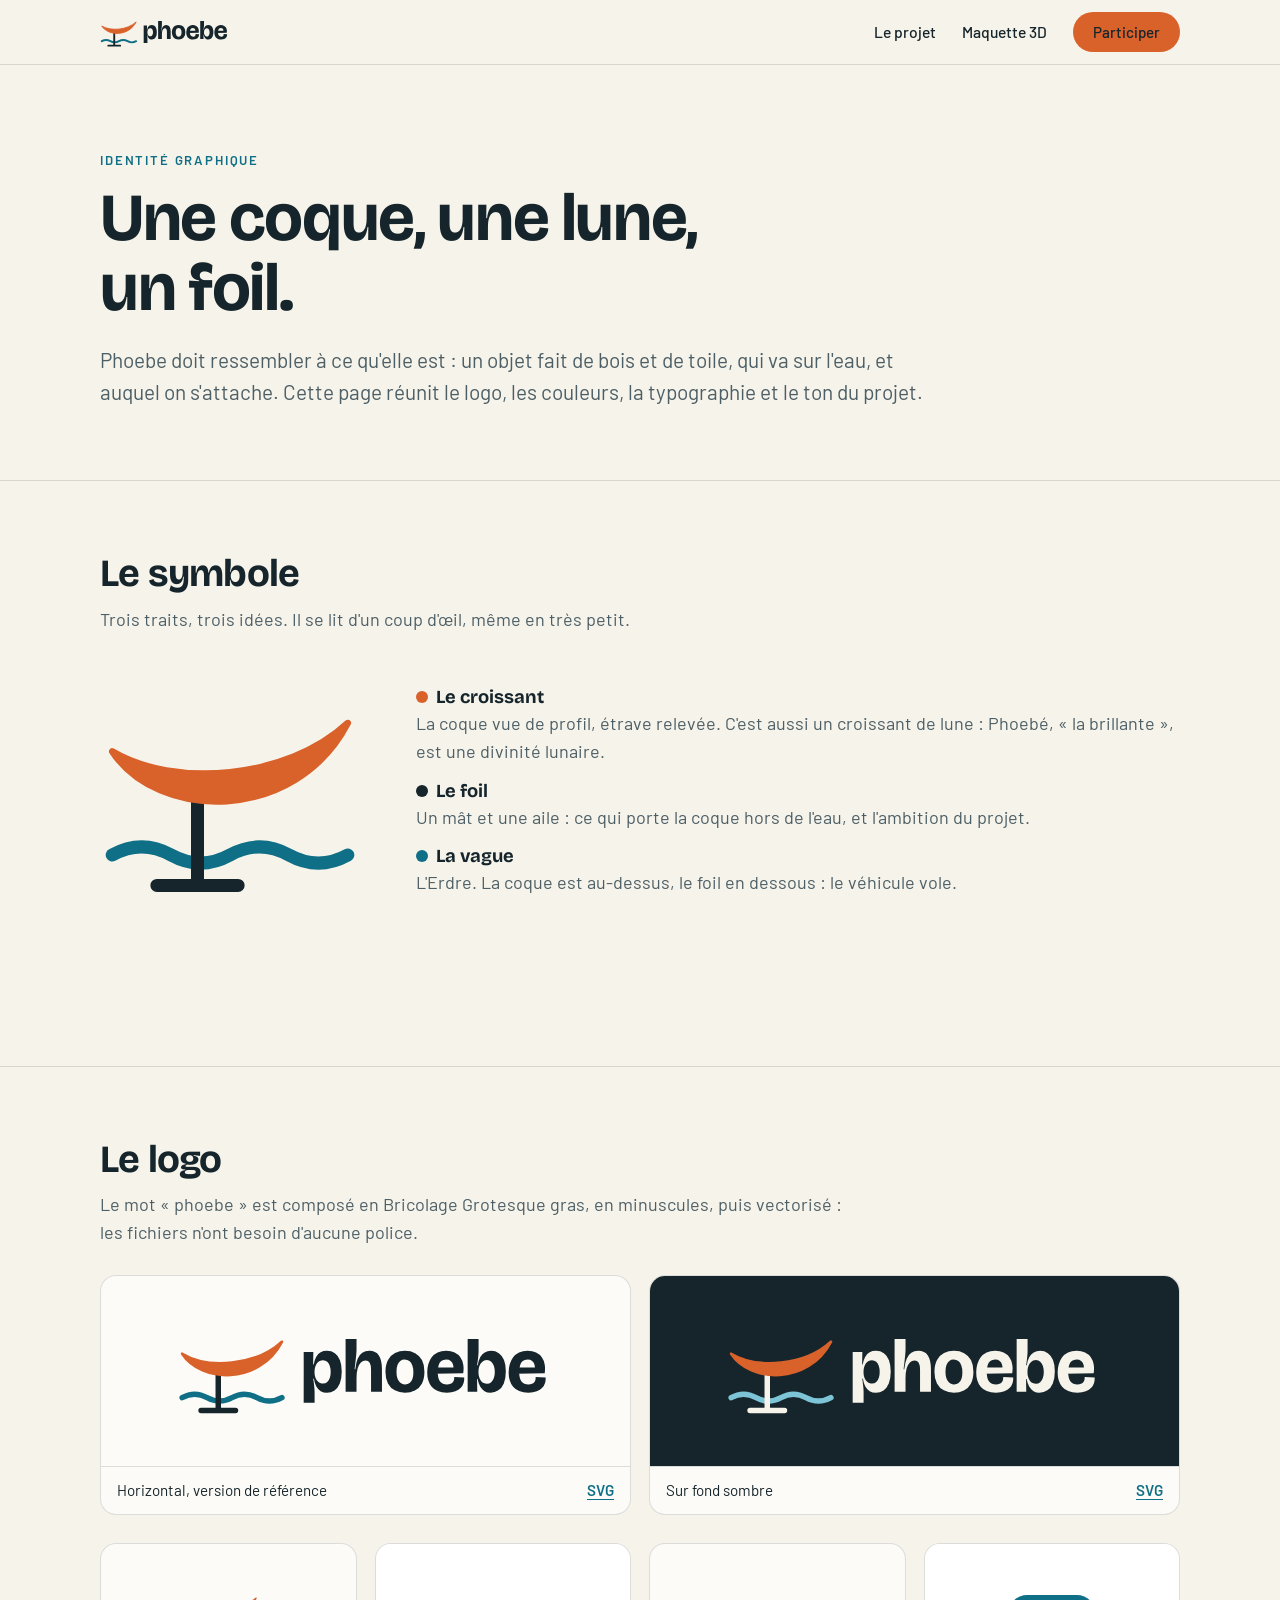
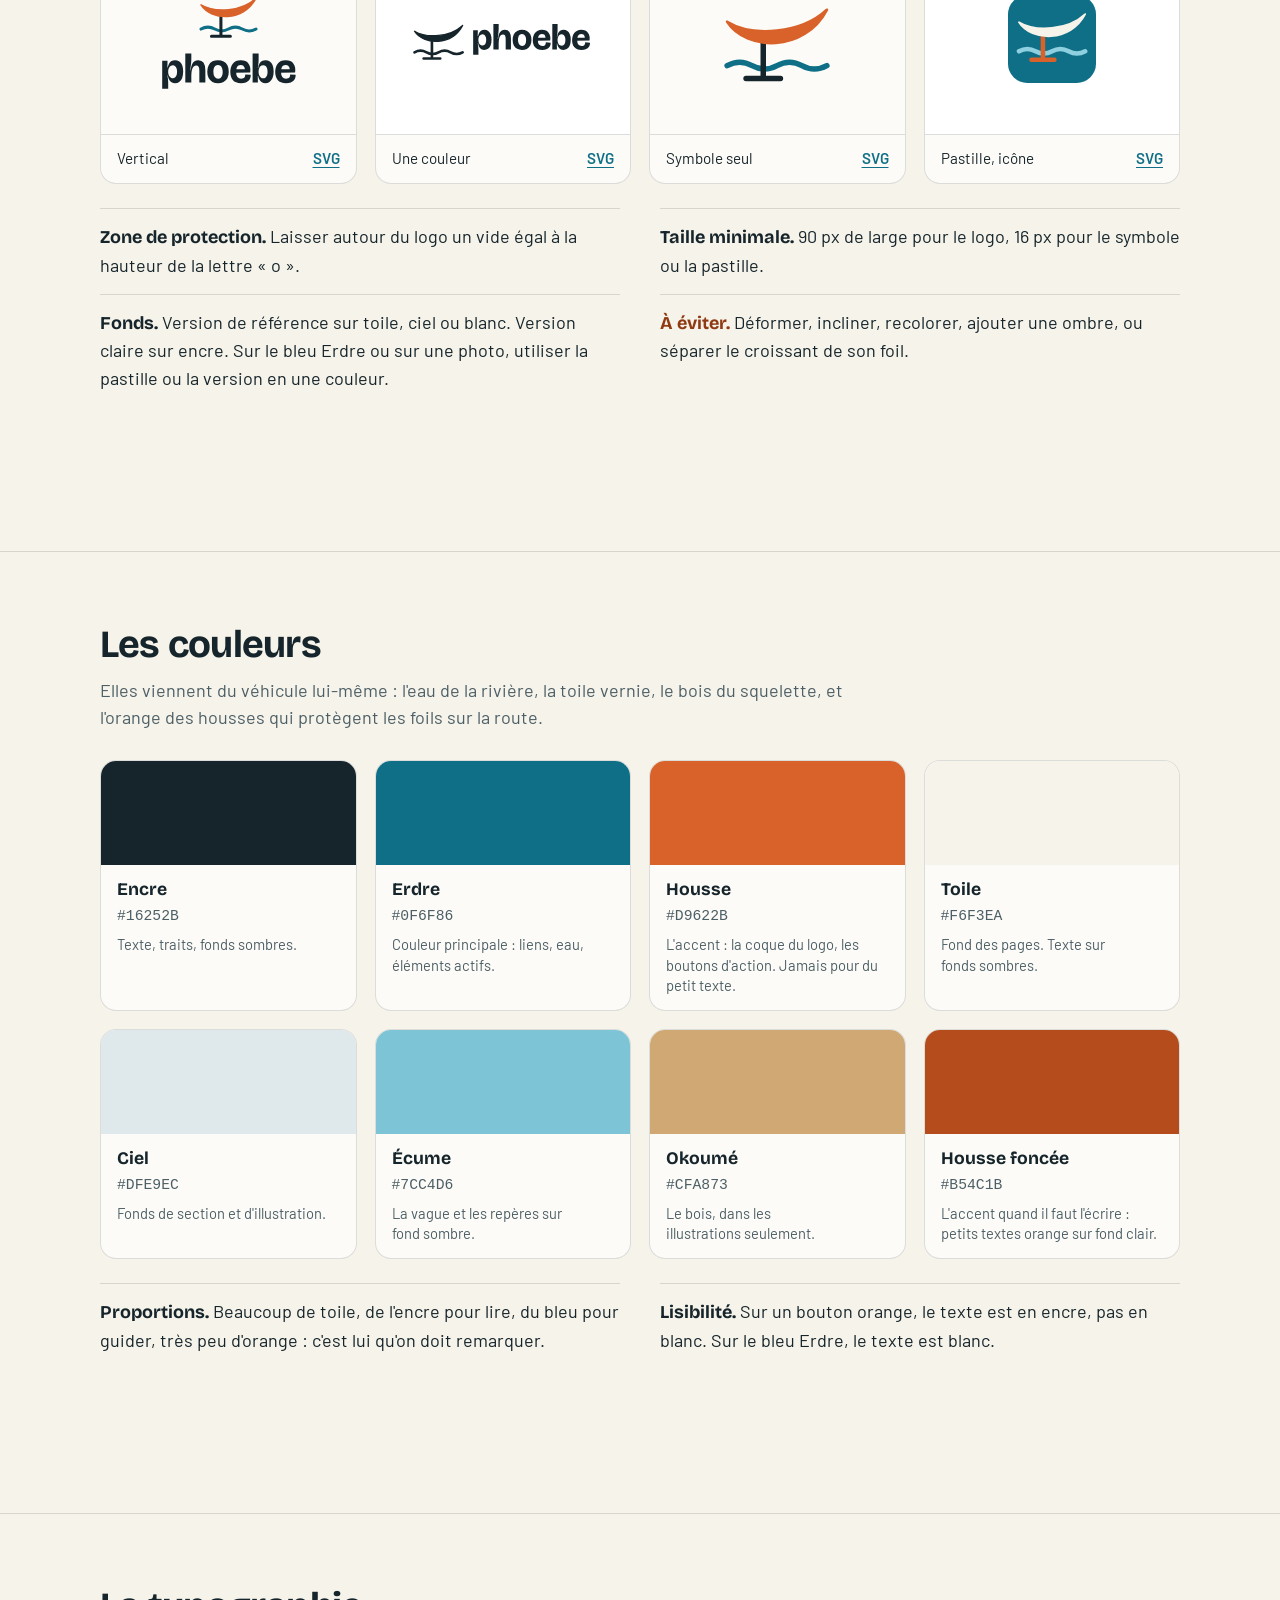
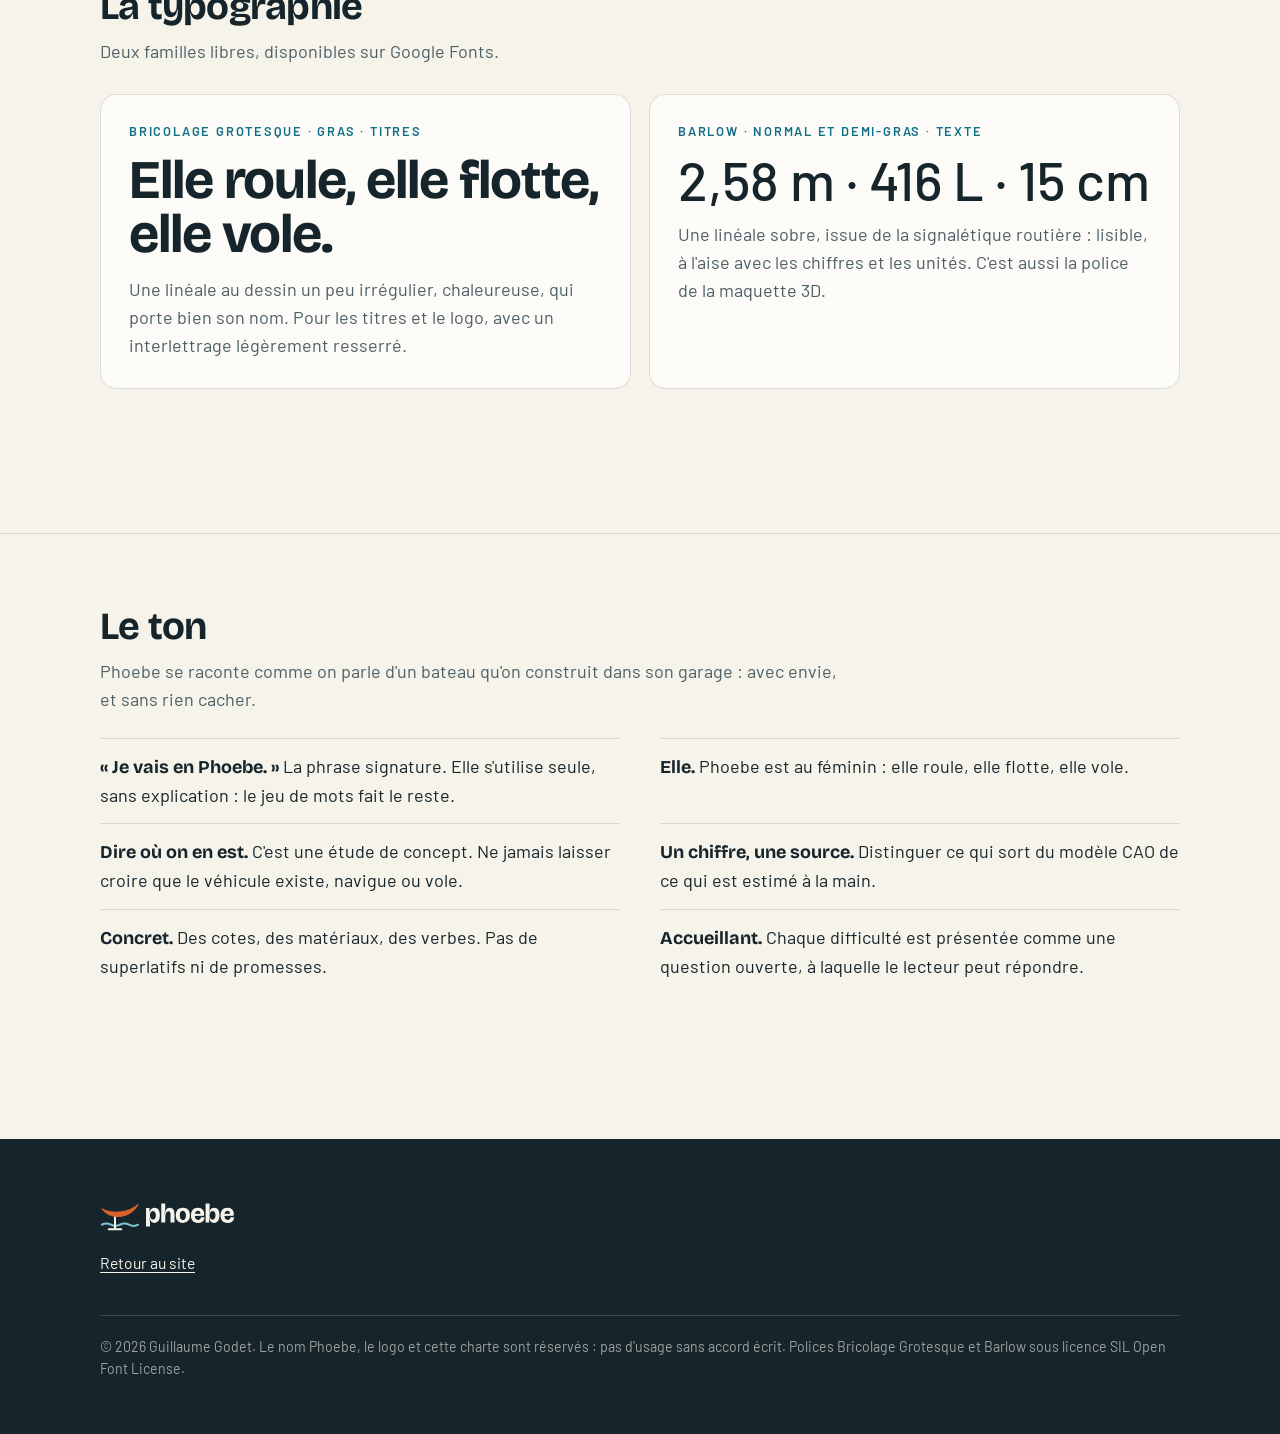
<file: identite/index.html>
<!DOCTYPE html>
<html lang="fr">
<head>
<meta charset="utf-8">
<meta name="viewport" content="width=device-width, initial-scale=1">
<title>Phoebe : identité graphique</title>
<meta name="description" content="Logo, couleurs, typographie et ton du projet Phoebe.">
<meta name="theme-color" content="#0f6f86">
<link rel="icon" href="favicon.svg" type="image/svg+xml">
<link rel="preconnect" href="https://fonts.googleapis.com">
<link rel="preconnect" href="https://fonts.gstatic.com" crossorigin>
<link href="https://fonts.googleapis.com/css2?family=Barlow:wght@400;500;600&family=Bricolage+Grotesque:opsz,wght@12..96,600;12..96,700&display=swap" rel="stylesheet">
<link rel="stylesheet" href="../assets/phoebe.css">
<style>
.intro{padding:clamp(40px,7vw,88px) 0 0}
.intro h1{font-size:clamp(2.4rem,6vw,4.2rem);margin-bottom:20px}
.bloc{padding:clamp(40px,6vw,72px) 0;border-top:1px solid var(--ligne);margin-top:clamp(40px,6vw,72px)}
.bloc h2{font-size:clamp(1.7rem,3.4vw,2.4rem);margin-bottom:12px}
.bloc > .cadre > p{max-width:42em;color:var(--encre-doux)}
.grille{display:grid;gap:18px;margin-top:28px}
.g2{grid-template-columns:repeat(2,1fr)}
.g3{grid-template-columns:repeat(3,1fr)}
.g4{grid-template-columns:repeat(4,1fr)}
@media (max-width:820px){.g2,.g3,.g4{grid-template-columns:1fr}}
@media (min-width:821px) and (max-width:1020px){.g4{grid-template-columns:repeat(2,1fr)}}
.case{border:1px solid var(--ligne);border-radius:var(--rayon);background:var(--papier);overflow:hidden;margin:0}
.case .vue{display:grid;place-items:center;padding:36px;min-height:190px}
.case .vue img{max-height:110px;width:auto}
.case .vue.sombre{background:var(--encre)}
.case .vue.blanc{background:#fff}
.case .vue.eau{background:var(--erdre)}
.case figcaption{display:flex;justify-content:space-between;gap:12px;align-items:baseline;padding:12px 16px;border-top:1px solid var(--ligne);font-size:.95rem}
.case figcaption a{font-weight:600;white-space:nowrap}
.sens{display:grid;grid-template-columns:auto 1fr;gap:clamp(24px,5vw,56px);align-items:center;margin-top:28px}
.sens img{width:clamp(160px,24vw,260px)}
.sens dl{margin:0;display:grid;gap:14px}
.sens dt{font:700 1.15rem var(--titre)}
.sens dd{margin:2px 0 0;color:var(--encre-doux)}
.sens .p{display:inline-block;width:12px;height:12px;border-radius:50%;margin-right:8px}
@media (max-width:700px){.sens{grid-template-columns:1fr}}
.teinte{border:1px solid var(--ligne);border-radius:var(--rayon);overflow:hidden;background:var(--papier)}
.teinte .aplat{height:104px}
.teinte .t{padding:14px 16px}
.teinte b{display:block;font:700 1.1rem var(--titre)}
.teinte code{font:500 .92rem ui-monospace,Menlo,Consolas,monospace;color:var(--encre-doux)}
.teinte p{margin:6px 0 0;font-size:.92rem;color:var(--encre-doux);line-height:1.4}
.specimen{border:1px solid var(--ligne);border-radius:var(--rayon);background:var(--papier);padding:28px}
.specimen .nom{font:600 .8rem var(--texte);letter-spacing:.14em;text-transform:uppercase;color:var(--erdre);margin-bottom:14px}
.specimen .grand{font:700 clamp(2.2rem,5vw,3.4rem)/1 var(--titre);letter-spacing:-.02em;margin-bottom:14px}
.specimen .corps{color:var(--encre-doux);margin:0}
.regles{list-style:none;margin:24px 0 0;padding:0;display:grid;grid-template-columns:repeat(2,1fr);gap:0 40px;max-width:none}
.regles li{padding:14px 0;border-top:1px solid var(--ligne)}
.regles b{font-family:var(--titre)}
@media (max-width:820px){.regles{grid-template-columns:1fr}}
.non{color:#8f3a12}
</style>
</head>
<body>

<header class="barre">
  <div class="cadre">
    <a class="logo" href="../" aria-label="Phoebe, accueil"><img src="phoebe-logo.svg" alt="Phoebe" width="219" height="64"></a>
    <nav aria-label="Navigation principale">
      <a href="../">Le projet</a>
      <a href="../#maquette">Maquette 3D</a>
      <a class="bouton bouton-plein" href="../#participer">Participer</a>
    </nav>
  </div>
</header>

<main>
<section class="intro">
  <div class="cadre">
    <p class="surtitre">Identité graphique</p>
    <h1>Une coque, une lune,<br>un foil.</h1>
    <p class="chapo">Phoebe doit ressembler à ce qu'elle est : un objet fait de bois et de toile, qui va sur l'eau, et auquel on s'attache. Cette page réunit le logo, les couleurs, la typographie et le ton du projet.</p>
  </div>
</section>

<section class="bloc">
  <div class="cadre">
    <h2>Le symbole</h2>
    <p>Trois traits, trois idées. Il se lit d'un coup d'œil, même en très petit.</p>
    <div class="sens">
      <img src="phoebe-symbole.svg" alt="Symbole de Phoebe" width="260" height="260">
      <dl>
        <div><dt><span class="p" style="background:var(--orange)"></span>Le croissant</dt><dd>La coque vue de profil, étrave relevée. C'est aussi un croissant de lune : Phoebé, « la brillante », est une divinité lunaire.</dd></div>
        <div><dt><span class="p" style="background:var(--encre)"></span>Le foil</dt><dd>Un mât et une aile : ce qui porte la coque hors de l'eau, et l'ambition du projet.</dd></div>
        <div><dt><span class="p" style="background:var(--erdre)"></span>La vague</dt><dd>L'Erdre. La coque est au-dessus, le foil en dessous : le véhicule vole.</dd></div>
      </dl>
    </div>
  </div>
</section>

<section class="bloc">
  <div class="cadre">
    <h2>Le logo</h2>
    <p>Le mot « phoebe » est composé en Bricolage Grotesque gras, en minuscules, puis vectorisé : les fichiers n'ont besoin d'aucune police.</p>
    <div class="grille g2">
      <figure class="case"><div class="vue"><img src="phoebe-logo.svg" alt="Logo horizontal en couleurs"></div><figcaption><span>Horizontal, version de référence</span><a href="phoebe-logo.svg" download>SVG</a></figure>
      <figure class="case"><div class="vue sombre"><img src="phoebe-logo-clair.svg" alt="Logo pour fonds sombres"></div><figcaption><span>Sur fond sombre</span><a href="phoebe-logo-clair.svg" download>SVG</a></figure>
    </div>
    <div class="grille g4">
      <figure class="case"><div class="vue"><img src="phoebe-logo-vertical.svg" alt="Logo vertical"></div><figcaption><span>Vertical</span><a href="phoebe-logo-vertical.svg" download>SVG</a></figure>
      <figure class="case"><div class="vue blanc"><img src="phoebe-logo-mono.svg" alt="Logo en une couleur" style="max-height:64px"></div><figcaption><span>Une couleur</span><a href="phoebe-logo-mono.svg" download>SVG</a></figure>
      <figure class="case"><div class="vue"><img src="phoebe-symbole.svg" alt="Symbole seul"></div><figcaption><span>Symbole seul</span><a href="phoebe-symbole.svg" download>SVG</a></figure>
      <figure class="case"><div class="vue blanc"><img src="favicon.svg" alt="Pastille" style="max-height:88px"></div><figcaption><span>Pastille, icône</span><a href="favicon.svg" download>SVG</a></figure>
    </div>
    <ul class="regles">
      <li><b>Zone de protection.</b> Laisser autour du logo un vide égal à la hauteur de la lettre « o ».</li>
      <li><b>Taille minimale.</b> 90 px de large pour le logo, 16 px pour le symbole ou la pastille.</li>
      <li><b>Fonds.</b> Version de référence sur toile, ciel ou blanc. Version claire sur encre. Sur le bleu Erdre ou sur une photo, utiliser la pastille ou la version en une couleur.</li>
      <li><b class="non">À éviter.</b> Déformer, incliner, recolorer, ajouter une ombre, ou séparer le croissant de son foil.</li>
    </ul>
  </div>
</section>

<section class="bloc">
  <div class="cadre">
    <h2>Les couleurs</h2>
    <p>Elles viennent du véhicule lui-même : l'eau de la rivière, la toile vernie, le bois du squelette, et l'orange des housses qui protègent les foils sur la route.</p>
    <div class="grille g4">
      <div class="teinte"><div class="aplat" style="background:#16252b"></div><div class="t"><b>Encre</b><code>#16252B</code><p>Texte, traits, fonds sombres.</p></div></div>
      <div class="teinte"><div class="aplat" style="background:#0f6f86"></div><div class="t"><b>Erdre</b><code>#0F6F86</code><p>Couleur principale : liens, eau, éléments actifs.</p></div></div>
      <div class="teinte"><div class="aplat" style="background:#d9622b"></div><div class="t"><b>Housse</b><code>#D9622B</code><p>L'accent : la coque du logo, les boutons d'action. Jamais pour du petit texte.</p></div></div>
      <div class="teinte"><div class="aplat" style="background:#f6f3ea"></div><div class="t"><b>Toile</b><code>#F6F3EA</code><p>Fond des pages. Texte sur fonds sombres.</p></div></div>
      <div class="teinte"><div class="aplat" style="background:#dfe9ec"></div><div class="t"><b>Ciel</b><code>#DFE9EC</code><p>Fonds de section et d'illustration.</p></div></div>
      <div class="teinte"><div class="aplat" style="background:#7cc4d6"></div><div class="t"><b>Écume</b><code>#7CC4D6</code><p>La vague et les repères sur fond sombre.</p></div></div>
      <div class="teinte"><div class="aplat" style="background:#cfa873"></div><div class="t"><b>Okoumé</b><code>#CFA873</code><p>Le bois, dans les illustrations seulement.</p></div></div>
      <div class="teinte"><div class="aplat" style="background:#b54c1b"></div><div class="t"><b>Housse foncée</b><code>#B54C1B</code><p>L'accent quand il faut l'écrire : petits textes orange sur fond clair.</p></div></div>
    </div>
    <ul class="regles">
      <li><b>Proportions.</b> Beaucoup de toile, de l'encre pour lire, du bleu pour guider, très peu d'orange : c'est lui qu'on doit remarquer.</li>
      <li><b>Lisibilité.</b> Sur un bouton orange, le texte est en encre, pas en blanc. Sur le bleu Erdre, le texte est blanc.</li>
    </ul>
  </div>
</section>

<section class="bloc">
  <div class="cadre">
    <h2>La typographie</h2>
    <p>Deux familles libres, disponibles sur Google Fonts.</p>
    <div class="grille g2">
      <div class="specimen">
        <div class="nom">Bricolage Grotesque · gras · titres</div>
        <div class="grand">Elle roule, elle flotte, elle vole.</div>
        <p class="corps">Une linéale au dessin un peu irrégulier, chaleureuse, qui porte bien son nom. Pour les titres et le logo, avec un interlettrage légèrement resserré.</p>
      </div>
      <div class="specimen">
        <div class="nom">Barlow · normal et demi-gras · texte</div>
        <div class="grand" style="font-family:var(--texte);font-weight:500;letter-spacing:0">2,58 m · 416 L · 15 cm</div>
        <p class="corps">Une linéale sobre, issue de la signalétique routière : lisible, à l'aise avec les chiffres et les unités. C'est aussi la police de la maquette 3D.</p>
      </div>
    </div>
  </div>
</section>

<section class="bloc">
  <div class="cadre">
    <h2>Le ton</h2>
    <p>Phoebe se raconte comme on parle d'un bateau qu'on construit dans son garage : avec envie, et sans rien cacher.</p>
    <ul class="regles">
      <li><b>« Je vais en Phoebe. »</b> La phrase signature. Elle s'utilise seule, sans explication : le jeu de mots fait le reste.</li>
      <li><b>Elle.</b> Phoebe est au féminin : elle roule, elle flotte, elle vole.</li>
      <li><b>Dire où on en est.</b> C'est une étude de concept. Ne jamais laisser croire que le véhicule existe, navigue ou vole.</li>
      <li><b>Un chiffre, une source.</b> Distinguer ce qui sort du modèle CAO de ce qui est estimé à la main.</li>
      <li><b>Concret.</b> Des cotes, des matériaux, des verbes. Pas de superlatifs ni de promesses.</li>
      <li><b>Accueillant.</b> Chaque difficulté est présentée comme une question ouverte, à laquelle le lecteur peut répondre.</li>
    </ul>
  </div>
</section>
</main>

<footer class="pied" style="margin-top:clamp(40px,6vw,72px)">
  <div class="cadre">
    <img src="phoebe-logo-clair.svg" alt="Phoebe" width="219" height="64">
    <p><a href="../">Retour au site</a></p>
    <p class="bas">© 2026 Guillaume Godet. Le nom Phoebe, le logo et cette charte sont réservés&nbsp;: pas d'usage sans accord écrit. Polices Bricolage Grotesque et Barlow sous licence SIL Open Font License.</p>
  </div>
</footer>
</body>
</html>
</file>
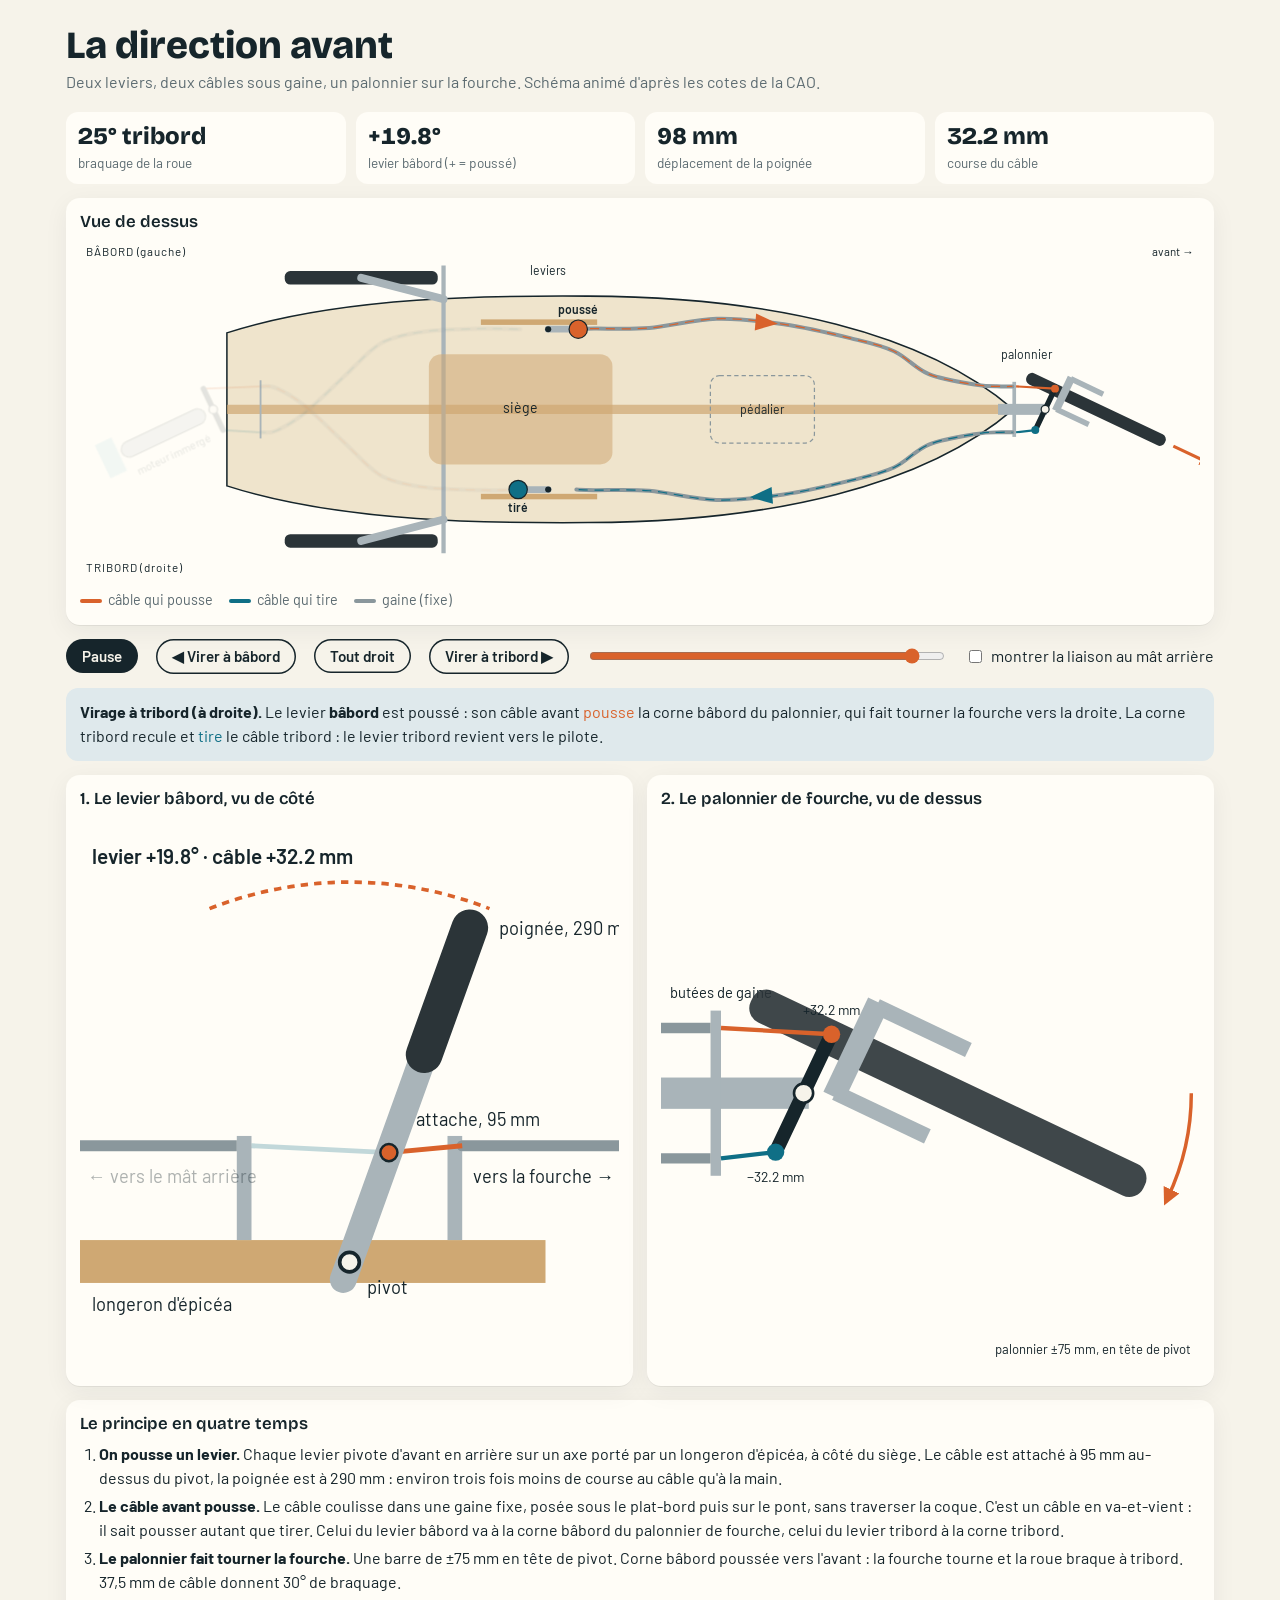
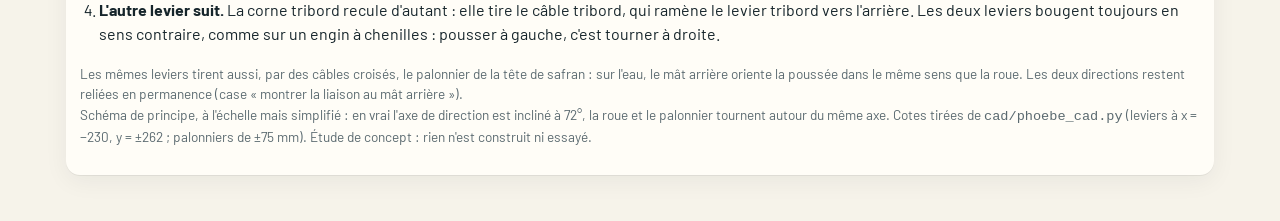
<file: maquette/direction.html>
<!doctype html>
<html lang="fr">
<head>
<meta charset="utf-8">
<meta name="viewport" content="width=device-width, initial-scale=1">
<title>Phoebe, direction avant</title>
<link rel="preconnect" href="https://fonts.googleapis.com">
<link href="https://fonts.googleapis.com/css2?family=Bricolage+Grotesque:wght@600;800&family=Barlow:wght@400;500;600&display=swap" rel="stylesheet">
<style>
:root{
  --encre:#16252b; --erdre:#0f6f86; --housse:#d9622b; --toile:#f6f3ea; --ciel:#dfe9ec;
  --ecume:#7cc4d6; --okoume:#cfa873; --gris:#8a979c; --carte:#fffdf7; --trait:#16252b;
  --coque:#efe4cc; --alu:#a9b4b9; --pneu:#2b3438; --faible:#5b6a70;
}
@media (prefers-color-scheme: dark){
  :root:not([data-theme="light"]){
    --encre:#e9eef0; --toile:#11191c; --carte:#18242a; --ciel:#1d2c33; --trait:#dfe7ea;
    --coque:#3a3326; --alu:#7d8a90; --pneu:#c9d2d6; --faible:#9aa9ae; --erdre:#3fa9c4; --gris:#6f7d82;
  }
}
:root[data-theme="dark"]{
  --encre:#e9eef0; --toile:#11191c; --carte:#18242a; --ciel:#1d2c33; --trait:#dfe7ea;
  --coque:#3a3326; --alu:#7d8a90; --pneu:#c9d2d6; --faible:#9aa9ae; --erdre:#3fa9c4; --gris:#6f7d82;
}
*{box-sizing:border-box}
body{margin:0;background:var(--toile);color:var(--encre);font:16px/1.5 Barlow,system-ui,sans-serif}
main{max-width:1180px;margin:0 auto;padding:24px 16px 48px}
h1{font:800 clamp(1.7rem,4vw,2.4rem)/1.1 "Bricolage Grotesque",sans-serif;margin:0 0 4px}
h2{font:600 1.05rem/1.2 "Bricolage Grotesque",sans-serif;margin:0 0 6px}
.sous{color:var(--faible);margin:0 0 18px}
.carte{background:var(--carte);border-radius:14px;padding:14px;box-shadow:0 1px 0 rgba(0,0,0,.06),0 6px 24px rgba(22,37,43,.06)}
svg{display:block;width:100%;height:auto}
svg text{font-family:Barlow,sans-serif;fill:var(--encre)}
.commandes{display:flex;flex-wrap:wrap;gap:10px 18px;align-items:center;margin:14px 0}
button{font:600 .95rem Barlow,sans-serif;border:0;border-radius:999px;padding:8px 16px;cursor:pointer;background:var(--encre);color:var(--toile)}
button.sec{background:transparent;color:var(--encre);box-shadow:inset 0 0 0 1.5px var(--encre)}
input[type=range]{flex:1;min-width:200px;accent-color:var(--housse)}
label{display:flex;gap:6px;align-items:center;cursor:pointer}
.mesures{display:grid;grid-template-columns:repeat(auto-fit,minmax(150px,1fr));gap:10px;margin:0 0 14px}
.mesure{background:var(--carte);border-radius:12px;padding:10px 12px}
.mesure b{display:block;font:800 1.5rem "Bricolage Grotesque",sans-serif;font-variant-numeric:tabular-nums}
.mesure span{color:var(--faible);font-size:.85rem}
.legende{background:var(--ciel);border-radius:12px;padding:12px 14px;margin:14px 0;min-height:4.6em}
.grille{display:grid;grid-template-columns:1fr 1fr;gap:14px;margin-top:14px}
@media (max-width:760px){.grille{grid-template-columns:1fr}}
.code{display:flex;gap:16px;flex-wrap:wrap;font-size:.9rem;color:var(--faible);margin-top:8px}
.code i{display:inline-block;width:22px;height:4px;border-radius:2px;vertical-align:middle;margin-right:6px}
ol{padding-left:1.2em;margin:8px 0 0}
li{margin:4px 0}
.note{font-size:.85rem;color:var(--faible);margin-top:18px}
</style>
</head>
<body>
<main>
  <h1>La direction avant</h1>
  <p class="sous">Deux leviers, deux câbles sous gaine, un palonnier sur la fourche. Schéma animé d'après les cotes de la CAO.</p>

  <div class="mesures">
    <div class="mesure"><b id="mBraq">0°</b><span>braquage de la roue</span></div>
    <div class="mesure"><b id="mLev">0°</b><span>levier bâbord (+ = poussé)</span></div>
    <div class="mesure"><b id="mPoi">0 mm</b><span>déplacement de la poignée</span></div>
    <div class="mesure"><b id="mCab">0 mm</b><span>course du câble</span></div>
  </div>

  <div class="carte">
    <h2>Vue de dessus</h2>
    <svg id="dessus" viewBox="-1760 -560 3660 1120" aria-label="Vue de dessus de Phoebe, direction animée"></svg>
    <div class="code">
      <span><i style="background:var(--housse)"></i>câble qui pousse</span>
      <span><i style="background:var(--erdre)"></i>câble qui tire</span>
      <span><i style="background:var(--gris)"></i>gaine (fixe)</span>
    </div>
  </div>

  <div class="commandes">
    <button id="lecture">Pause</button>
    <button class="sec" data-a="-30">◀ Virer à bâbord</button>
    <button class="sec" data-a="0">Tout droit</button>
    <button class="sec" data-a="30">Virer à tribord ▶</button>
    <input id="curseur" type="range" min="-30" max="30" step="0.5" value="0" aria-label="Braquage">
    <label><input id="arriere" type="checkbox"> montrer la liaison au mât arrière</label>
  </div>

  <div class="legende" id="legende"></div>

  <div class="grille">
    <div class="carte">
      <h2>1. Le levier bâbord, vu de côté</h2>
      <svg id="levier" viewBox="-450 -700 440 420"></svg>
    </div>
    <div class="carte">
      <h2>2. Le palonnier de fourche, vu de dessus</h2>
      <svg id="fourche" viewBox="1230 -320 620 640"></svg>
    </div>
  </div>

  <div class="carte" style="margin-top:14px">
    <h2>Le principe en quatre temps</h2>
    <ol>
      <li><b>On pousse un levier.</b> Chaque levier pivote d'avant en arrière sur un axe porté par un longeron d'épicéa, à côté du siège. Le câble est attaché à 95 mm au-dessus du pivot, la poignée est à 290 mm : environ trois fois moins de course au câble qu'à la main.</li>
      <li><b>Le câble avant pousse.</b> Le câble coulisse dans une gaine fixe, posée sous le plat-bord puis sur le pont, sans traverser la coque. C'est un câble en va-et-vient : il sait pousser autant que tirer. Celui du levier bâbord va à la corne bâbord du palonnier de fourche, celui du levier tribord à la corne tribord.</li>
      <li><b>Le palonnier fait tourner la fourche.</b> Une barre de ±75 mm en tête de pivot. Corne bâbord poussée vers l'avant : la fourche tourne et la roue braque à tribord. 37,5 mm de câble donnent 30° de braquage.</li>
      <li><b>L'autre levier suit.</b> La corne tribord recule d'autant : elle tire le câble tribord, qui ramène le levier tribord vers l'arrière. Les deux leviers bougent toujours en sens contraire, comme sur un engin à chenilles : pousser à gauche, c'est tourner à droite.</li>
    </ol>
    <p class="note">Les mêmes leviers tirent aussi, par des câbles croisés, le palonnier de la tête de safran : sur l'eau, le mât arrière oriente la poussée dans le même sens que la roue. Les deux directions restent reliées en permanence (case « montrer la liaison au mât arrière »).<br>
    Schéma de principe, à l'échelle mais simplifié : en vrai l'axe de direction est incliné à 72°, la roue et le palonnier tournent autour du même axe. Cotes tirées de <code>cad/phoebe_cad.py</code> (leviers à x = −230, y = ±262 ; palonniers de ±75 mm). Étude de concept : rien n'est construit ni essayé.</p>
  </div>
</main>

<script>
(() => {
  // --- cotes de la CAO (mm). Repère : X vers l'avant, Y vers bâbord.
  const XL = -230, YL = 262, ZL = 335, BRAS = 95, LONG = 290, CORNE = 75;
  const XH = 1394, XA = 1560, RR = 250, BUT_AV = 1299, BUT_AR = -1173, XP = -1325, YR = 430, XR = -841;
  const NS = 'http://www.w3.org/2000/svg';
  const css = n => getComputedStyle(document.documentElement).getPropertyValue(n).trim();
  const el = (parent, tag, attrs = {}) => {
    const e = document.createElementNS(NS, tag);
    for (const k in attrs) e.setAttribute(k, attrs[k]);
    parent.appendChild(e); return e;
  };
  const P = (x, y) => [x, -y];                 // vue de dessus : bâbord en haut
  const pts = arr => arr.map(([x, y]) => P(x, y).join(',')).join(' ');
  const rad = d => d * Math.PI / 180, deg = r => r * 180 / Math.PI;

  // courbe lisse (Catmull-Rom) à travers des points, en coordonnées écran
  function lisse(arr) {
    const p = arr.map(([x, y]) => P(x, y));
    let d = `M${p[0]}`;
    for (let i = 0; i < p.length - 1; i++) {
      const a = p[i - 1] || p[i], b = p[i], c = p[i + 1], e = p[i + 2] || c;
      const c1 = [b[0] + (c[0] - a[0]) / 6, b[1] + (c[1] - a[1]) / 6];
      const c2 = [c[0] - (e[0] - b[0]) / 6, c[1] - (e[1] - b[1]) / 6];
      d += ` C${c1} ${c2} ${c}`;
    }
    return d;
  }

  // cheminement des gaines (points de passage de la CAO), côté bâbord ; tribord = miroir
  const gAvant = [[-138, 262], [-80, 264], [100, 266], [320, 296], [540, 278], [760, 232], [900, 190], [1014, 115], [1170, 80], [1250, 75], [1287, 75]];
  const gArriere = [[-322, 262], [-440, 264], [-620, 256], [-740, 232], [-806, 195], [-900, 105], [-1030, -15], [-1120, -70], [-1167, -75]];
  const miroir = arr => arr.map(([x, y]) => [x, -y]);

  // ================= VUE DE DESSUS =================
  const S = document.getElementById('dessus');
  const fond = el(S, 'g');
  // coque
  el(fond, 'path', { d: 'M-1280,-250 C-900,-372 -400,-372 -100,-370 C500,-368 1000,-250 1290,0 C1000,250 500,368 -100,370 C-400,372 -900,372 -1280,250 Z',
    fill: 'var(--coque)', stroke: 'var(--trait)', 'stroke-width': 5 });
  el(fond, 'line', { x1: -1280, y1: 0, x2: 1290, y2: 0, stroke: 'var(--okoume)', 'stroke-width': 30, opacity: .7 });  // poutre de quille
  // bras et roues arrière
  for (const s of [1, -1]) {
    el(fond, 'rect', { x: XR - RR, y: -s * YR - 22, width: 2 * RR, height: 44, rx: 18, fill: 'var(--pneu)' });
    el(fond, 'line', { x1: -572, y1: -s * 360, x2: XR, y2: -s * YR, stroke: 'var(--alu)', 'stroke-width': 26, 'stroke-linecap': 'round' });
  }
  el(fond, 'line', { x1: -572, y1: -470, x2: -572, y2: 470, stroke: 'var(--alu)', 'stroke-width': 14 });   // arbre
  // siège
  el(fond, 'rect', { x: -620, y: -180, width: 600, height: 360, rx: 40, fill: 'var(--okoume)', opacity: .55 });
  el(fond, 'text', { x: -320, y: 12, 'text-anchor': 'middle', 'font-size': 46, fill: 'var(--faible)' }).textContent = 'siège';
  // pédalier
  el(fond, 'rect', { x: 300, y: -110, width: 340, height: 220, rx: 30, fill: 'none', stroke: 'var(--gris)', 'stroke-width': 4, 'stroke-dasharray': '14 10' });
  el(fond, 'text', { x: 470, y: 14, 'text-anchor': 'middle', 'font-size': 40, fill: 'var(--faible)' }).textContent = 'pédalier';
  // longerons de commande
  for (const s of [1, -1]) el(fond, 'rect', { x: -450, y: s > 0 ? -YL - 32 : YL + 14, width: 380, height: 18, fill: 'var(--okoume)' });
  // console de direction (étrave prolongée) et butées de gaine
  el(fond, 'rect', { x: 1240, y: -18, width: 160, height: 36, fill: 'var(--alu)' });
  el(fond, 'rect', { x: 1287, y: -90, width: 12, height: 180, fill: 'var(--alu)' });
  el(fond, 'rect', { x: -1173, y: -95, width: 6, height: 190, fill: 'var(--alu)' });

  // étiquettes fixes
  const lab = (x, y, t, o = {}) => { const e = el(S, 'text', { x, y, 'font-size': 44, ...o }); e.textContent = t; return e; };
  lab(-1740, -500, 'BÂBORD (gauche)', { 'font-size': 38, fill: 'var(--faible)', 'letter-spacing': 3 });
  lab(-1740, 530, 'TRIBORD (droite)', { 'font-size': 38, fill: 'var(--faible)', 'letter-spacing': 3 });
  lab(1880, -500, 'avant →', { 'font-size': 38, fill: 'var(--faible)', 'text-anchor': 'end' });

  // groupe arrière (liaison au mât)
  const gAR = el(S, 'g');
  const gaineAR = [];
  for (const s of [1, -1]) {
    const pts_ = s > 0 ? gArriere : miroir(gArriere);
    el(gAR, 'path', { d: lisse(pts_), fill: 'none', stroke: 'var(--gris)', 'stroke-width': 13, 'stroke-linecap': 'round', opacity: .8 });
    gaineAR.push(el(gAR, 'path', { d: lisse(pts_), fill: 'none', 'stroke-width': 4, 'stroke-dasharray': '30 22' }));
  }
  const cabAR = [el(gAR, 'line', { 'stroke-width': 6 }), el(gAR, 'line', { 'stroke-width': 6 })];
  const mat = el(gAR, 'g');
  el(mat, 'rect', { x: XP - 330, y: -26, width: 300, height: 52, rx: 26, fill: 'var(--alu)', stroke: 'var(--trait)', 'stroke-width': 3 });
  el(mat, 'path', { d: `M${XP - 340},-60 L${XP - 400},-60 L${XP - 400},60 L${XP - 340},60 Z`, fill: 'var(--ecume)', opacity: .8 });
  el(mat, 'text', { x: XP - 180, y: 90, 'font-size': 36, 'text-anchor': 'middle', fill: 'var(--faible)' }).textContent = 'moteur immergé';
  const palAR = el(gAR, 'line', { stroke: 'var(--trait)', 'stroke-width': 18, 'stroke-linecap': 'round' });
  el(gAR, 'circle', { cx: XP, cy: 0, r: 14, fill: 'var(--toile)', stroke: 'var(--trait)', 'stroke-width': 4 });

  // gaines avant
  const gaineAV = [];
  for (const s of [1, -1]) {
    const pts_ = s > 0 ? gAvant : miroir(gAvant);
    el(S, 'path', { d: lisse(pts_), fill: 'none', stroke: 'var(--gris)', 'stroke-width': 13, 'stroke-linecap': 'round' });
    gaineAV.push(el(S, 'path', { d: lisse(pts_), fill: 'none', 'stroke-width': 4, 'stroke-dasharray': '30 22' }));
  }
  const fleches = [el(S, 'path', {}), el(S, 'path', {})];

  // roue avant et fourche
  const roue = el(S, 'g');
  el(roue, 'rect', { x: XA - RR, y: -20, width: 2 * RR, height: 40, rx: 18, fill: 'var(--pneu)' });
  el(roue, 'line', { x1: 1443, y1: -55, x2: XA, y2: -55, stroke: 'var(--alu)', 'stroke-width': 18 });
  el(roue, 'line', { x1: 1443, y1: 55, x2: XA, y2: 55, stroke: 'var(--alu)', 'stroke-width': 18 });
  el(roue, 'line', { x1: 1443, y1: -60, x2: 1443, y2: 60, stroke: 'var(--alu)', 'stroke-width': 26 });
  const trajet = el(roue, 'path', { d: `M${XA + RR + 30},0 L${XA + RR + 150},0`, stroke: 'var(--housse)', 'stroke-width': 10, 'marker-end': 'url(#pointe)', fill: 'none' });
  const defs = el(S, 'defs');
  const mk = el(defs, 'marker', { id: 'pointe', viewBox: '0 0 10 10', refX: 5, refY: 5, markerWidth: 4, markerHeight: 4, orient: 'auto' });
  el(mk, 'path', { d: 'M0,0 L10,5 L0,10 Z', fill: 'var(--housse)' });
  // câbles avant (entre butée et corne) et palonnier
  const cabAV = [el(S, 'line', { 'stroke-width': 7 }), el(S, 'line', { 'stroke-width': 7 })];
  const palAV = el(S, 'line', { stroke: 'var(--trait)', 'stroke-width': 18, 'stroke-linecap': 'round' });
  const cornesAV = [el(S, 'circle', { r: 13 }), el(S, 'circle', { r: 13 })];
  el(S, 'circle', { cx: XH, cy: 0, r: 13, fill: 'var(--toile)', stroke: 'var(--trait)', 'stroke-width': 4 });

  // leviers (vus de dessus : la poignée avance ou recule)
  const lev = [1, -1].map(s => ({
    s,
    tige: el(S, 'line', { stroke: 'var(--alu)', 'stroke-width': 22, 'stroke-linecap': 'round' }),
    poignee: el(S, 'circle', { r: 30, stroke: 'var(--trait)', 'stroke-width': 4 }),
    txt: el(S, 'text', { 'font-size': 40, 'text-anchor': 'middle', 'font-weight': 600 })
  }));
  for (const s of [1, -1]) el(S, 'circle', { cx: XL, cy: -s * YL, r: 10, fill: 'var(--trait)' });

  lab(XH - 60, -165, 'palonnier', { 'text-anchor': 'middle', 'font-size': 40 });
  lab(-230, -440, 'leviers', { 'text-anchor': 'middle', 'font-size': 40 });

  // flèche le long d'une gaine : position à la fraction f d'un polyligne, orientée selon le sens
  function sur(arr, f) {
    const p = arr.map(([x, y]) => P(x, y)); let L = 0; const seg = [];
    for (let i = 0; i < p.length - 1; i++) { const l = Math.hypot(p[i + 1][0] - p[i][0], p[i + 1][1] - p[i][1]); seg.push(l); L += l; }
    let t = f * L;
    for (let i = 0; i < seg.length; i++) {
      if (t <= seg[i]) { const k = t / seg[i]; const a = p[i], b = p[i + 1];
        return { x: a[0] + (b[0] - a[0]) * k, y: a[1] + (b[1] - a[1]) * k, ang: Math.atan2(b[1] - a[1], b[0] - a[0]) }; }
      t -= seg[i];
    }
  }
  function triangle(o, sens, taille = 46) {
    const a = o.ang + (sens < 0 ? Math.PI : 0), c = Math.cos(a), s = Math.sin(a);
    const q = (u, v) => `${o.x + u * c - v * s},${o.y + u * s + v * c}`;
    return `M${q(taille, 0)} L${q(-taille * .6, taille * .6)} L${q(-taille * .6, -taille * .6)} Z`;
  }

  // ================= DÉTAIL : LEVIER, VUE DE CÔTÉ =================
  const Lv = document.getElementById('levier');
  const Q = (x, z) => [x, -z];
  const zc = ZL + BRAS;
  el(Lv, 'rect', { x: -450, y: -(ZL + 18), width: 380, height: 35, fill: 'var(--okoume)' });
  el(Lv, 'text', { x: -440, y: -(ZL - 40), 'font-size': 15, fill: 'var(--faible)' }).textContent = 'longeron d\'épicéa';
  for (const x0 of [-150, -322]) el(Lv, 'rect', { x: x0, y: -(zc + 8), width: 12, height: zc + 8 - ZL - 18, fill: 'var(--alu)' });
  el(Lv, 'line', { x1: -138, y1: -zc, x2: -10, y2: -zc, stroke: 'var(--gris)', 'stroke-width': 9, 'stroke-linecap': 'round' });
  el(Lv, 'line', { x1: -450, y1: -zc, x2: -322, y2: -zc, stroke: 'var(--gris)', 'stroke-width': 9 });
  el(Lv, 'text', { x: -14, y: -(zc - 30), "font-size": 15, "text-anchor": "end" }).textContent = 'vers la fourche →';
  const tArr = el(Lv, 'text', { x: -444, y: -(zc - 30), "font-size": 15 }); tArr.textContent = '← vers le mât arrière';
  const lvCabAV = el(Lv, 'line', { 'stroke-width': 4 });
  const lvCabAR = el(Lv, 'line', { 'stroke-width': 4 });
  const lvG = el(Lv, 'g');
  el(lvG, 'line', { x1: XL, y1: -(ZL - 15), x2: XL, y2: -(ZL + LONG - 110), stroke: 'var(--alu)', 'stroke-width': 22, 'stroke-linecap': 'round' });
  el(lvG, 'line', { x1: XL, y1: -(ZL + LONG - 110), x2: XL, y2: -(ZL + LONG), stroke: 'var(--pneu)', 'stroke-width': 30, 'stroke-linecap': 'round' });
  const lvAtt = el(Lv, 'circle', { r: 7, fill: 'var(--housse)', stroke: 'var(--trait)', 'stroke-width': 2 });
  el(Lv, 'circle', { cx: XL, cy: -ZL, r: 8, fill: 'var(--toile)', stroke: 'var(--trait)', 'stroke-width': 3 });
  el(Lv, 'text', { x: XL + 14, y: -ZL + 26, 'font-size': 15 }).textContent = 'pivot';
  const lvTxtAtt = el(Lv, 'text', { 'font-size': 15 }); lvTxtAtt.textContent = 'attache, 95 mm';
  const lvTxtPoi = el(Lv, 'text', { 'font-size': 15 }); lvTxtPoi.textContent = 'poignée, 290 mm';
  const lvArc = el(Lv, 'path', { fill: 'none', stroke: 'var(--housse)', 'stroke-width': 3, 'stroke-dasharray': '6 5' });
  const lvMesure = el(Lv, 'text', { x: -440, y: -660, 'font-size': 17, 'font-weight': 600 });

  // ================= DÉTAIL : PALONNIER DE FOURCHE, VUE DE DESSUS =================
  const F = document.getElementById('fourche');
  el(F, 'rect', { x: 1230, y: -18, width: 170, height: 36, fill: 'var(--alu)' });
  el(F, 'rect', { x: 1287, y: -95, width: 12, height: 190, fill: 'var(--alu)' });
  for (const s of [1, -1]) el(F, 'line', { x1: 1230, y1: -s * 75, x2: 1287, y2: -s * 75, stroke: 'var(--gris)', 'stroke-width': 12 });
  el(F, 'text', { x: 1240, y: -110, 'font-size': 17 }).textContent = 'butées de gaine';
  const fRoue = el(F, 'g');
  el(fRoue, 'rect', { x: XA - RR, y: -20, width: 2 * RR, height: 40, rx: 18, fill: 'var(--pneu)', opacity: .9 });
  el(fRoue, 'line', { x1: 1443, y1: -55, x2: XA, y2: -55, stroke: 'var(--alu)', 'stroke-width': 18 });
  el(fRoue, 'line', { x1: 1443, y1: 55, x2: XA, y2: 55, stroke: 'var(--alu)', 'stroke-width': 18 });
  el(fRoue, 'line', { x1: 1443, y1: -60, x2: 1443, y2: 60, stroke: 'var(--alu)', 'stroke-width': 26 });
  const fCab = [el(F, 'line', { 'stroke-width': 5 }), el(F, 'line', { 'stroke-width': 5 })];
  const fPal = el(F, 'line', { stroke: 'var(--trait)', 'stroke-width': 16, 'stroke-linecap': 'round' });
  const fCor = [el(F, 'circle', { r: 10 }), el(F, 'circle', { r: 10 })];
  el(F, 'circle', { cx: XH, cy: 0, r: 11, fill: 'var(--toile)', stroke: 'var(--trait)', 'stroke-width': 3 });
  const fTxtB = el(F, 'text', { 'font-size': 16, 'text-anchor': 'middle' });
  const fTxtT = el(F, 'text', { 'font-size': 16, 'text-anchor': 'middle' });
  const fArc = el(F, 'path', { fill: 'none', stroke: 'var(--housse)', 'stroke-width': 4, 'marker-end': 'url(#pointeF)' });
  const mkF = el(el(F, 'defs'), 'marker', { id: 'pointeF', viewBox: '0 0 10 10', refX: 5, refY: 5, markerWidth: 5, markerHeight: 5, orient: 'auto' });
  el(mkF, 'path', { d: 'M0,0 L10,5 L0,10 Z', fill: 'var(--housse)' });
  el(F, 'text', { x: 1840, y: 300, 'font-size': 15, 'text-anchor': 'end', fill: 'var(--faible)' }).textContent = 'palonnier ±75 mm, en tête de pivot';

  // ================= MISE À JOUR =================
  const couleur = d => Math.abs(d) < 0.5 ? css('--gris') : (d > 0 ? css('--housse') : css('--erdre'));
  const legende = document.getElementById('legende');

  function dessine(th) {
    const t = rad(th);
    const s = CORNE * Math.sin(t);                  // course du câble bâbord (+ = poussé vers l'avant)
    const phi = Math.asin(s / BRAS);               // angle du levier bâbord (+ = poignée vers l'avant)
    const dPoi = LONG * Math.sin(phi);
    const dep = { 1: s, '-1': -s };

    // palonnier avant (la corne bâbord avance quand on vire à tribord)
    const cb = [XH + CORNE * Math.sin(t), CORNE * Math.cos(t)];
    const ct = [XH - CORNE * Math.sin(t), -CORNE * Math.cos(t)];
    palAV.setAttribute('x1', P(...cb)[0]); palAV.setAttribute('y1', P(...cb)[1]);
    palAV.setAttribute('x2', P(...ct)[0]); palAV.setAttribute('y2', P(...ct)[1]);
    [[cb, 1], [ct, -1]].forEach(([c, sg], i) => {
      const col = couleur(dep[sg]);
      cabAV[i].setAttribute('x1', BUT_AV); cabAV[i].setAttribute('y1', -sg * CORNE);
      cabAV[i].setAttribute('x2', P(...c)[0]); cabAV[i].setAttribute('y2', P(...c)[1]);
      cabAV[i].setAttribute('stroke', col);
      cornesAV[i].setAttribute('cx', P(...c)[0]); cornesAV[i].setAttribute('cy', P(...c)[1]);
      cornesAV[i].setAttribute('fill', col);
      gaineAV[i].setAttribute('stroke', col);
      gaineAV[i].setAttribute('stroke-dashoffset', -dep[sg] * 3);
      const pts_ = sg > 0 ? gAvant : miroir(gAvant);
      if (Math.abs(dep[sg]) > 0.5) { fleches[i].setAttribute('d', triangle(sur(pts_, .42), dep[sg] > 0 ? 1 : -1)); fleches[i].setAttribute('fill', col); }
      else fleches[i].setAttribute('d', '');
    });
    roue.setAttribute('transform', `rotate(${th} ${XA} 0)`);
    trajet.style.opacity = Math.abs(th) > 1 ? 1 : 0;

    // palonnier arrière (câbles croisés : il tourne dans l'autre sens, la poussée suit la roue)
    const rb = [XP - CORNE * Math.sin(t), CORNE * Math.cos(t)];
    const rt = [XP + CORNE * Math.sin(t), -CORNE * Math.cos(t)];
    palAR.setAttribute('x1', P(...rb)[0]); palAR.setAttribute('y1', P(...rb)[1]);
    palAR.setAttribute('x2', P(...rt)[0]); palAR.setAttribute('y2', P(...rt)[1]);
    // levier bâbord -> corne tribord ; il tire quand on le pousse
    [[rt, 1], [rb, -1]].forEach(([c, sg], i) => {
      const col = couleur(-dep[sg]);
      cabAR[i].setAttribute('x1', BUT_AR); cabAR[i].setAttribute('y1', P(0, c[1] > 0 ? CORNE : -CORNE)[1]);
      cabAR[i].setAttribute('x2', P(...c)[0]); cabAR[i].setAttribute('y2', P(...c)[1]);
      cabAR[i].setAttribute('stroke', col);
      gaineAR[i].setAttribute('stroke', col);
      gaineAR[i].setAttribute('stroke-dashoffset', dep[sg] * 3);
    });
    mat.setAttribute('transform', `rotate(${-th} ${XP} 0)`);
    // leviers vus de dessus
    lev.forEach(l => {
      const d = l.s > 0 ? dPoi : -dPoi;
      l.tige.setAttribute('x1', XL); l.tige.setAttribute('y1', -l.s * YL);
      l.tige.setAttribute('x2', XL + d); l.tige.setAttribute('y2', -l.s * YL);
      l.poignee.setAttribute('cx', XL + d); l.poignee.setAttribute('cy', -l.s * YL);
      l.poignee.setAttribute('fill', couleur(l.s > 0 ? s : -s));
      l.txt.setAttribute('x', XL + d); l.txt.setAttribute('y', -l.s * YL + (l.s > 0 ? -50 : 75));
      l.txt.textContent = Math.abs(d) < 3 ? '' : (d > 0 ? 'poussé' : 'tiré');
    });

    // détail levier
    lvG.setAttribute('transform', `rotate(${deg(phi)} ${XL} ${-ZL})`);
    const att = [XL + BRAS * Math.sin(phi), ZL + BRAS * Math.cos(phi)];
    lvAtt.setAttribute('cx', att[0]); lvAtt.setAttribute('cy', -att[1]);
    lvAtt.setAttribute('fill', couleur(s));
    lvCabAV.setAttribute('x1', att[0]); lvCabAV.setAttribute('y1', -att[1]);
    lvCabAV.setAttribute('x2', -138); lvCabAV.setAttribute('y2', -zc); lvCabAV.setAttribute('stroke', couleur(s));
    lvCabAR.setAttribute('x1', att[0]); lvCabAR.setAttribute('y1', -att[1]);
    lvCabAR.setAttribute('x2', -310); lvCabAR.setAttribute('y2', -zc); lvCabAR.setAttribute('stroke', couleur(-s));
    const top = [XL + LONG * Math.sin(phi), ZL + LONG * Math.cos(phi)];
    lvTxtAtt.setAttribute('x', att[0] + 22); lvTxtAtt.setAttribute('y', -att[1] - 22);
    lvTxtPoi.setAttribute('x', top[0] + 24); lvTxtPoi.setAttribute('y', -top[1] + 6);
    const a0 = rad(-23.2), a1 = rad(23.2);
    lvArc.setAttribute('d', `M${XL + LONG * Math.sin(a0)},${-(ZL + LONG * Math.cos(a0)) - 22} A${LONG + 22},${LONG + 22} 0 0 1 ${XL + LONG * Math.sin(a1)},${-(ZL + LONG * Math.cos(a1)) - 22}`);
    lvMesure.textContent = `levier ${phi >= 0 ? '+' : ''}${deg(phi).toFixed(1)}° · câble ${s >= 0 ? '+' : ''}${s.toFixed(1)} mm`;
    const montrerAR = document.getElementById('arriere').checked;
    lvCabAR.style.opacity = montrerAR ? 1 : .25; tArr.style.opacity = montrerAR ? 1 : .35;

    // détail fourche
    fPal.setAttribute('x1', P(...cb)[0]); fPal.setAttribute('y1', P(...cb)[1]);
    fPal.setAttribute('x2', P(...ct)[0]); fPal.setAttribute('y2', P(...ct)[1]);
    [[cb, 1], [ct, -1]].forEach(([c, sg], i) => {
      const col = couleur(dep[sg]);
      fCab[i].setAttribute('x1', BUT_AV); fCab[i].setAttribute('y1', -sg * CORNE);
      fCab[i].setAttribute('x2', P(...c)[0]); fCab[i].setAttribute('y2', P(...c)[1]); fCab[i].setAttribute('stroke', col);
      fCor[i].setAttribute('cx', P(...c)[0]); fCor[i].setAttribute('cy', P(...c)[1]); fCor[i].setAttribute('fill', col);
    });
    fRoue.setAttribute('transform', `rotate(${th} ${XA} 0)`);
    fTxtB.setAttribute('x', P(...cb)[0]); fTxtB.setAttribute('y', P(...cb)[1] - 22);
    fTxtB.textContent = Math.abs(s) < .5 ? 'corne bâbord' : `${s > 0 ? '+' : '−'}${Math.abs(s).toFixed(1)} mm`;
    fTxtT.setAttribute('x', P(...ct)[0]); fTxtT.setAttribute('y', P(...ct)[1] + 34);
    fTxtT.textContent = Math.abs(s) < .5 ? 'corne tribord' : `${s < 0 ? '+' : '−'}${Math.abs(s).toFixed(1)} mm`;
    if (Math.abs(th) > 1) {
      const r = 280, a0f = 0, a1f = t;
      fArc.setAttribute('d', `M${XA + r},0 A${r},${r} 0 0 ${th > 0 ? 1 : 0} ${XA + r * Math.cos(a1f)},${r * Math.sin(a1f)}`);
    } else fArc.setAttribute('d', '');

    // chiffres
    document.getElementById('mBraq').textContent = `${Math.abs(th).toFixed(0)}° ${Math.abs(th) < .5 ? '' : (th > 0 ? 'tribord' : 'bâbord')}`;
    document.getElementById('mLev').textContent = `${phi >= 0 ? '+' : '−'}${Math.abs(deg(phi)).toFixed(1)}°`;
    document.getElementById('mPoi').textContent = `${Math.abs(dPoi).toFixed(0)} mm`;
    document.getElementById('mCab').textContent = `${Math.abs(s).toFixed(1)} mm`;

    // légende
    let txt;
    if (Math.abs(th) < 1.5) txt = '<b>Tout droit.</b> Les deux leviers sont au neutre, le palonnier est en travers, la roue dans l\'axe.';
    else if (th > 0) txt = `<b>Virage à tribord (à droite).</b> Le levier <b>bâbord</b> est poussé : son câble avant <span style="color:var(--housse)">pousse</span> la corne bâbord du palonnier, qui fait tourner la fourche vers la droite. La corne tribord recule et <span style="color:var(--erdre)">tire</span> le câble tribord : le levier tribord revient vers le pilote.`;
    else txt = `<b>Virage à bâbord (à gauche).</b> Le levier <b>tribord</b> est poussé : son câble avant <span style="color:var(--housse)">pousse</span> la corne tribord du palonnier, qui fait tourner la fourche vers la gauche. La corne bâbord recule et <span style="color:var(--erdre)">tire</span> le câble bâbord : le levier bâbord revient vers le pilote.`;
    if (document.getElementById('arriere').checked && Math.abs(th) >= 1.5)
      txt += ' <br><b>Mât arrière :</b> chaque levier tire aussi un câble croisé vers la corne opposée du palonnier de la tête de safran. Le mât tourne, l\'hélice pousse l\'arrière vers l\'extérieur du virage : sur l\'eau, Phoebe tourne du même côté que la roue.';
    legende.innerHTML = txt;
  }

  // ================= ANIMATION =================
  const curseur = document.getElementById('curseur'), bouton = document.getElementById('lecture');
  const arriere = document.getElementById('arriere');
  let lecture = true, t0 = performance.now(), th = 0, cible = null;
  const majArriere = () => { gAR.style.opacity = arriere.checked ? 1 : .12; };
  arriere.addEventListener('change', () => { majArriere(); dessine(th); });
  majArriere();

  // cycle : neutre, virage à tribord, neutre, virage à bâbord (avec temps de pause)
  function cycle(ms) {
    const T = 9000, u = (ms % T) / T;
    const seg = (a, b, x) => { const k = Math.min(1, Math.max(0, (x - a) / (b - a))); return k * k * (3 - 2 * k); };
    if (u < .1) return 0;
    if (u < .25) return 30 * seg(.1, .25, u);
    if (u < .4) return 30;
    if (u < .6) return 30 - 60 * seg(.4, .6, u);
    if (u < .75) return -30;
    if (u < .9) return -30 + 30 * seg(.75, .9, u);
    return 0;
  }
  function boucle(now) {
    if (lecture) th = cycle(now - t0);
    else if (cible !== null) { th += (cible - th) * .12; if (Math.abs(cible - th) < .05) { th = cible; cible = null; } }
    curseur.value = th;
    dessine(th);
    requestAnimationFrame(boucle);
  }
  const pause = () => { lecture = false; bouton.textContent = 'Lecture'; };
  bouton.addEventListener('click', () => {
    lecture = !lecture; bouton.textContent = lecture ? 'Pause' : 'Lecture';
    if (lecture) { cible = null; t0 = performance.now() - 0; }
  });
  curseur.addEventListener('input', () => { pause(); cible = null; th = +curseur.value; });
  document.querySelectorAll('button[data-a]').forEach(b => b.addEventListener('click', () => { pause(); cible = +b.dataset.a; }));
  if (location.hash === '#capture') { lecture = false; th = 22; arriere.checked = true; majArriere(); }
  requestAnimationFrame(boucle);
})();
</script>
</body>
</html>
</file>
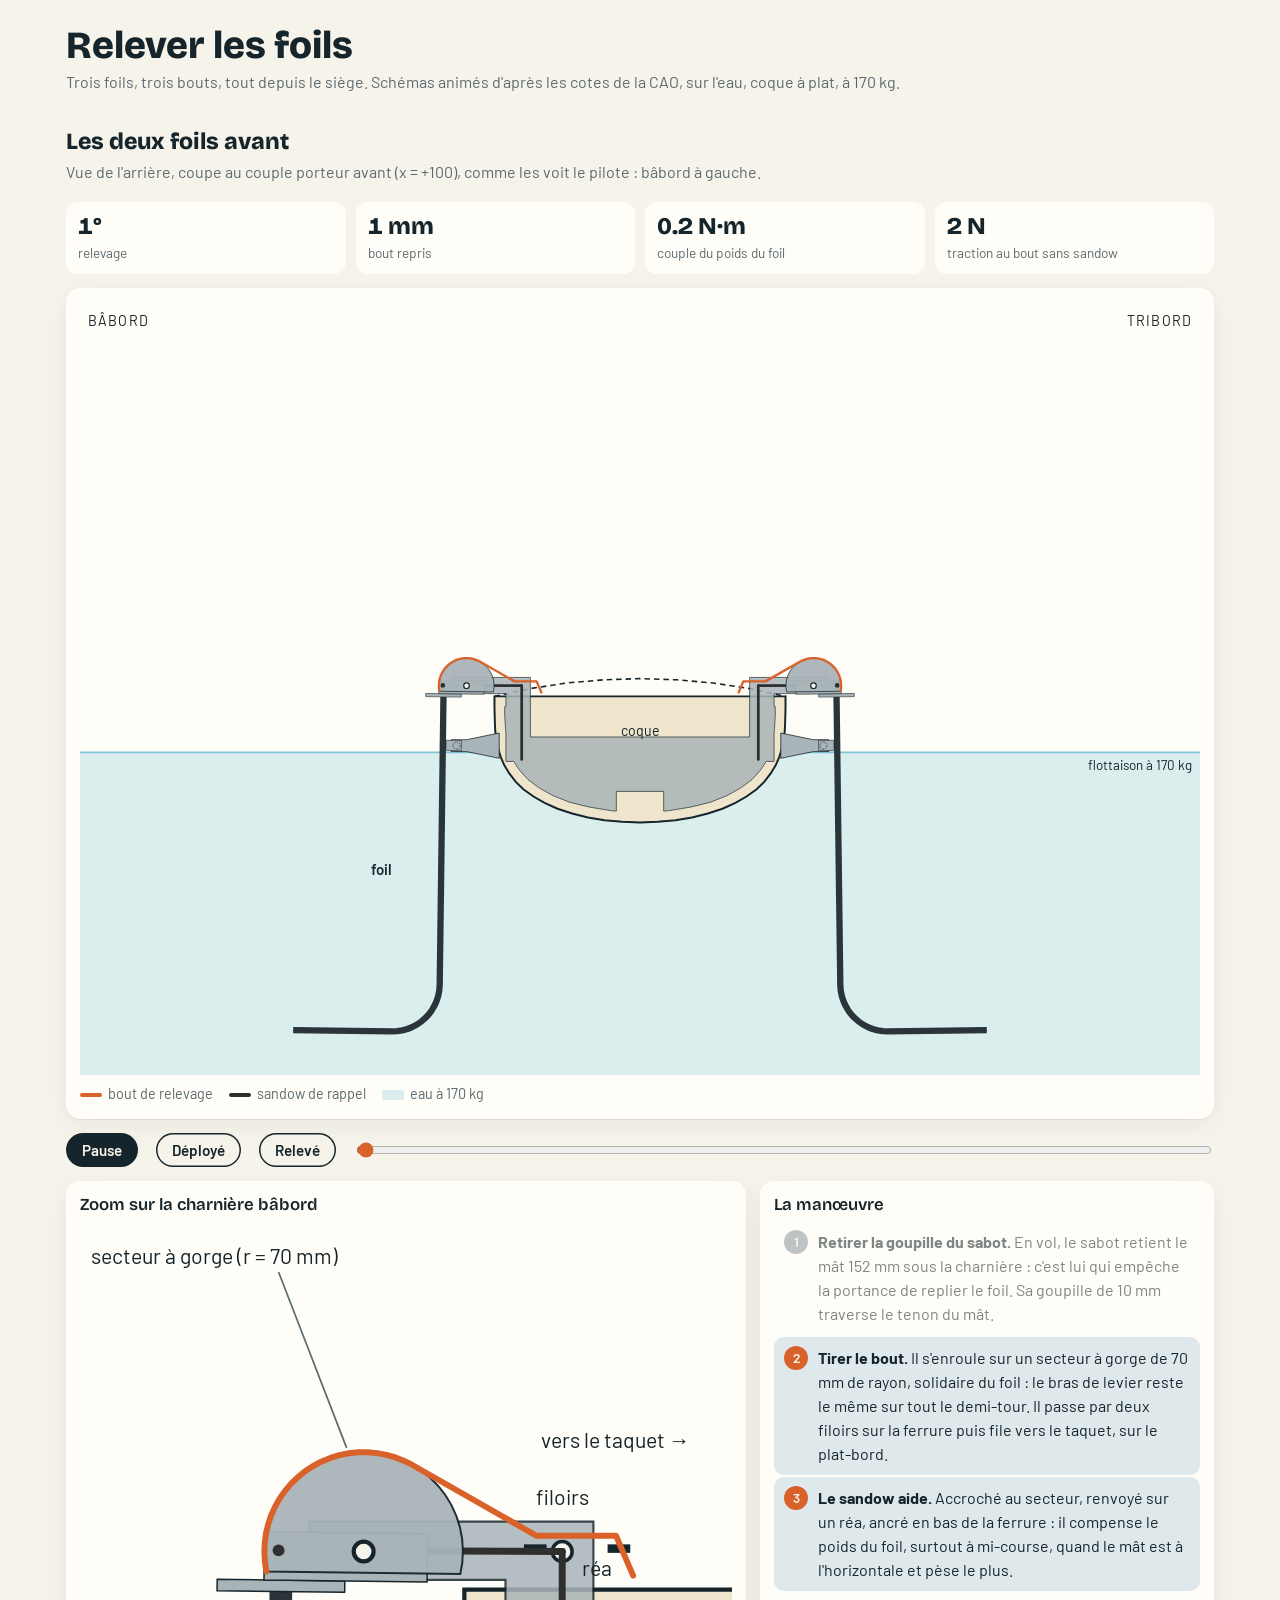
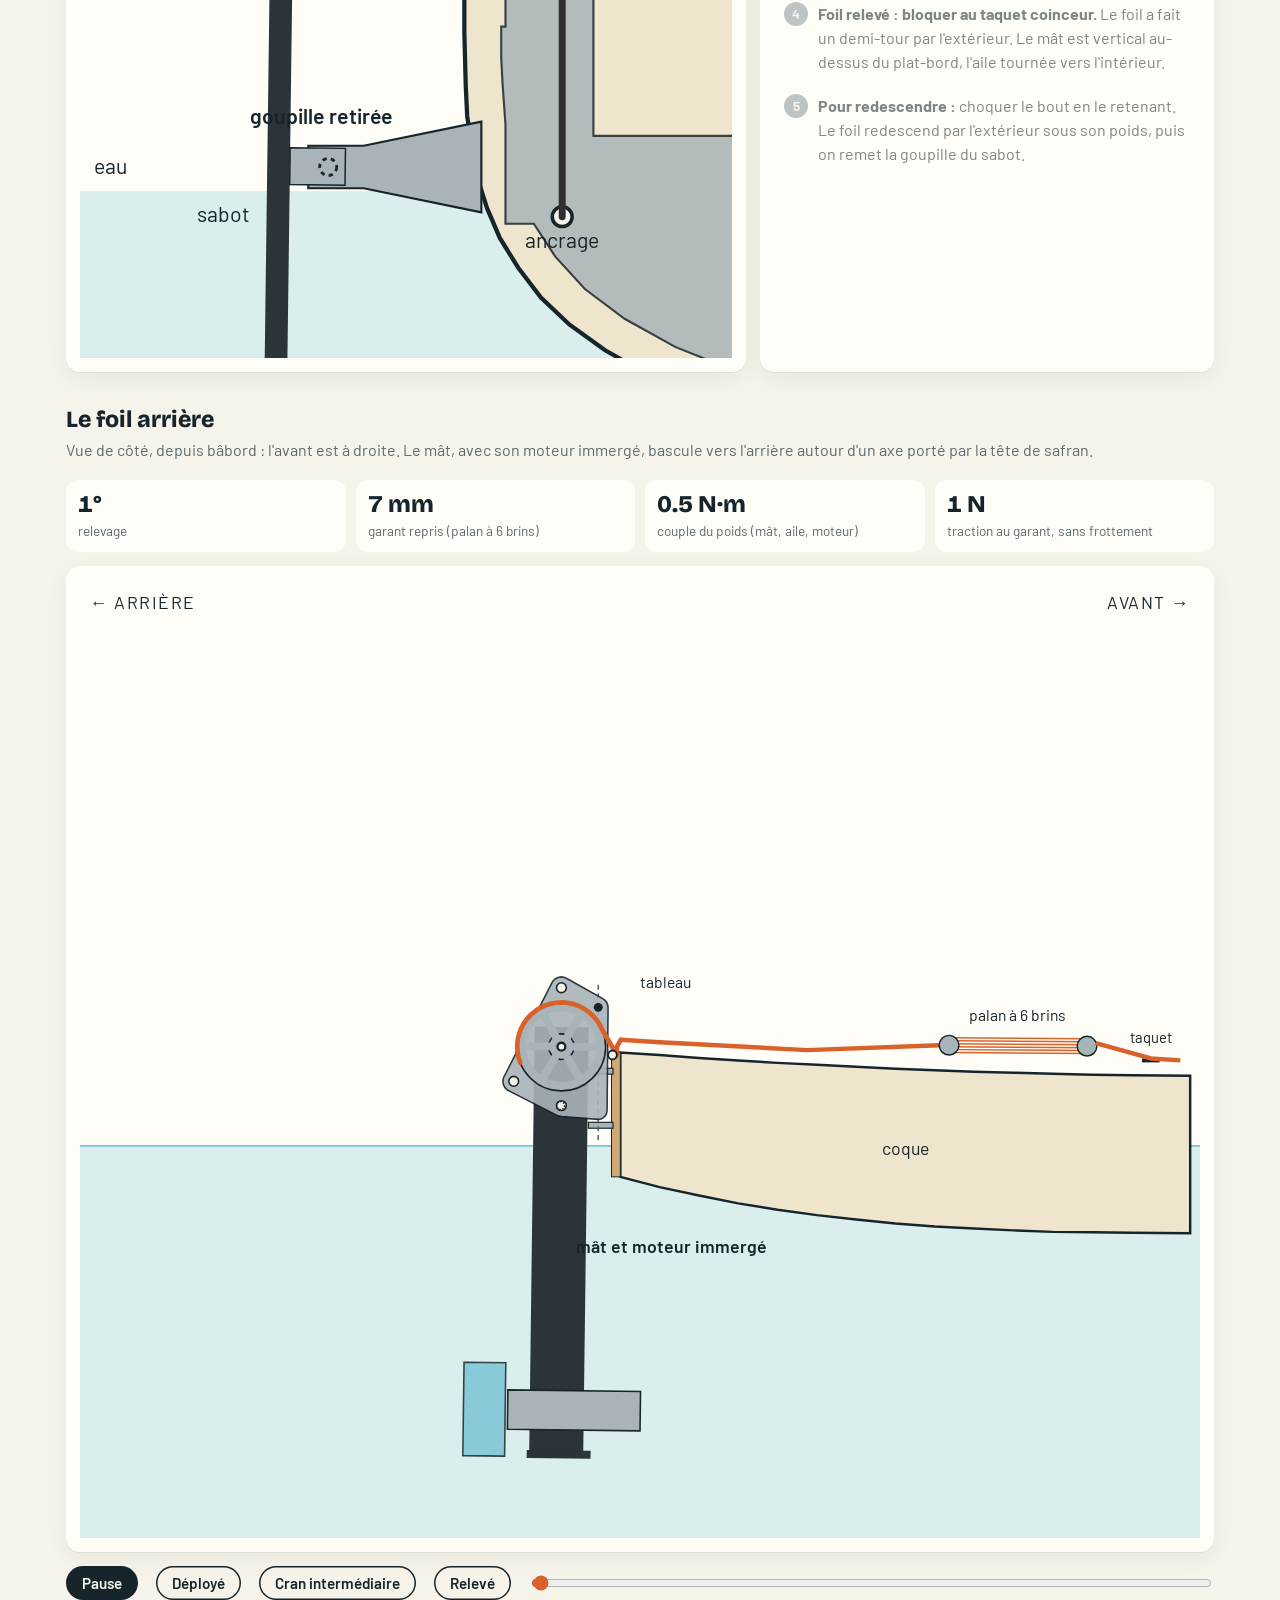
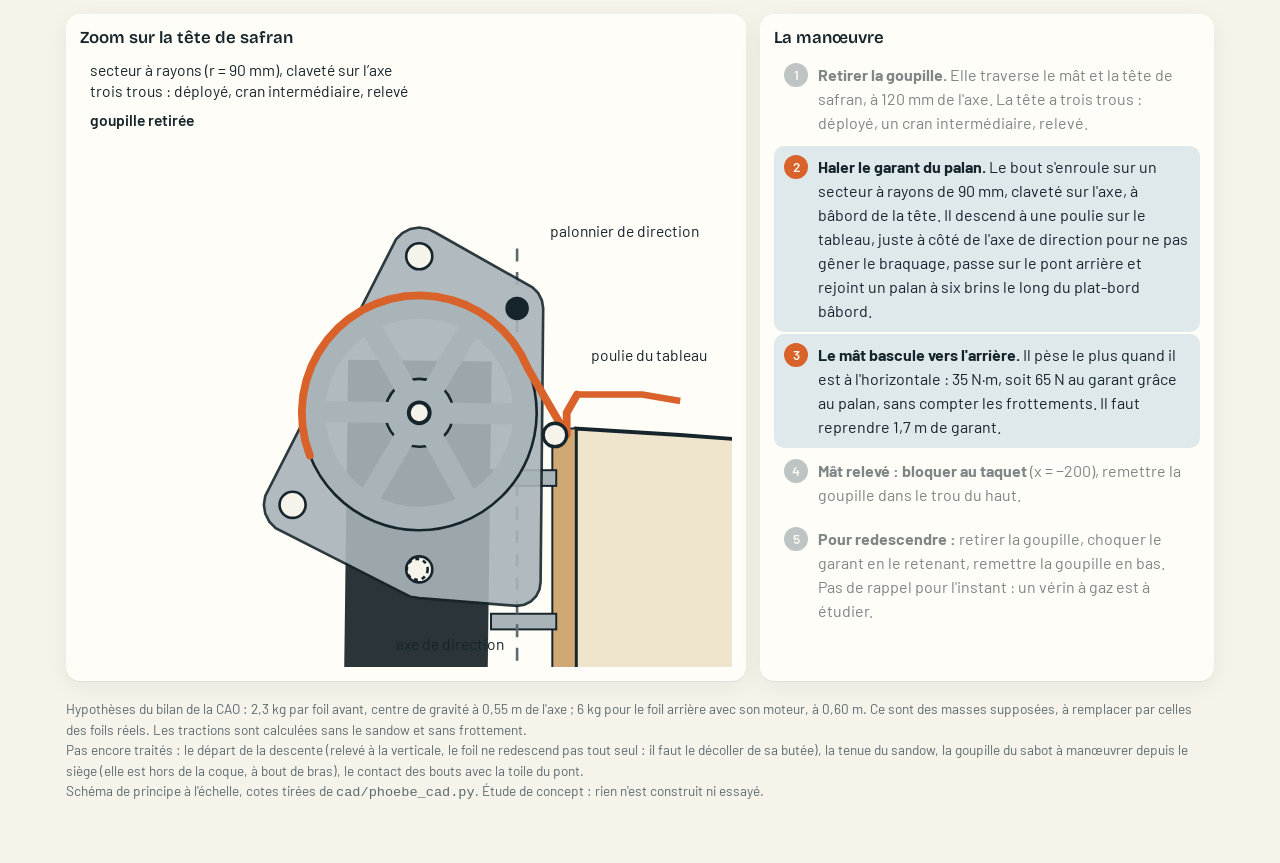
<file: maquette/relevage.html>
<!doctype html>
<html lang="fr">
<head>
<meta charset="utf-8">
<meta name="viewport" content="width=device-width, initial-scale=1">
<title>Phoebe, relevage des foils</title>
<link rel="preconnect" href="https://fonts.googleapis.com">
<link href="https://fonts.googleapis.com/css2?family=Bricolage+Grotesque:wght@600;800&family=Barlow:wght@400;500;600&display=swap" rel="stylesheet">
<style>
:root{
  --encre:#16252b; --erdre:#0f6f86; --housse:#d9622b; --toile:#f6f3ea; --ciel:#dfe9ec;
  --ecume:#7cc4d6; --okoume:#cfa873; --gris:#8a979c; --carte:#fffdf7; --trait:#16252b;
  --coque:#efe4cc; --alu:#a9b4b9; --carbone:#2b3438; --faible:#5b6a70; --eau:rgba(124,196,214,.28); --sandow:#2f2f2f;
}
@media (prefers-color-scheme: dark){
  :root:not([data-theme="light"]){
    --encre:#e9eef0; --toile:#11191c; --carte:#18242a; --ciel:#1d2c33; --trait:#dfe7ea;
    --coque:#3a3326; --alu:#7d8a90; --carbone:#c9d2d6; --faible:#9aa9ae; --erdre:#3fa9c4; --gris:#6f7d82; --eau:rgba(63,169,196,.22); --sandow:#d0d0d0;
  }
}
:root[data-theme="dark"]{
  --encre:#e9eef0; --toile:#11191c; --carte:#18242a; --ciel:#1d2c33; --trait:#dfe7ea;
  --coque:#3a3326; --alu:#7d8a90; --carbone:#c9d2d6; --faible:#9aa9ae; --erdre:#3fa9c4; --gris:#6f7d82; --eau:rgba(63,169,196,.22); --sandow:#d0d0d0;
}
*{box-sizing:border-box}
body{margin:0;background:var(--toile);color:var(--encre);font:16px/1.5 Barlow,system-ui,sans-serif}
main{max-width:1180px;margin:0 auto;padding:24px 16px 48px}
h1{font:800 clamp(1.7rem,4vw,2.4rem)/1.1 "Bricolage Grotesque",sans-serif;margin:0 0 4px}
h2{font:800 1.45rem/1.2 "Bricolage Grotesque",sans-serif;margin:34px 0 4px}
h3{font:600 1.05rem/1.2 "Bricolage Grotesque",sans-serif;margin:0 0 6px}
.sous{color:var(--faible);margin:0 0 18px}
.carte{background:var(--carte);border-radius:14px;padding:14px;box-shadow:0 1px 0 rgba(0,0,0,.06),0 6px 24px rgba(22,37,43,.06)}
svg{display:block;width:100%;height:auto}
svg text{font-family:Barlow,sans-serif;fill:var(--encre)}
.commandes{display:flex;flex-wrap:wrap;gap:10px 18px;align-items:center;margin:14px 0}
button{font:600 .95rem Barlow,sans-serif;border:0;border-radius:999px;padding:8px 16px;cursor:pointer;background:var(--encre);color:var(--toile)}
button.sec{background:transparent;color:var(--encre);box-shadow:inset 0 0 0 1.5px var(--encre)}
input[type=range]{flex:1;min-width:200px;accent-color:var(--housse)}
.mesures{display:grid;grid-template-columns:repeat(auto-fit,minmax(150px,1fr));gap:10px;margin:0 0 14px}
.mesure{background:var(--carte);border-radius:12px;padding:10px 12px}
.mesure b{display:block;font:800 1.5rem "Bricolage Grotesque",sans-serif;font-variant-numeric:tabular-nums}
.mesure span{color:var(--faible);font-size:.85rem}
.grille{display:grid;grid-template-columns:3fr 2fr;gap:14px}
@media (max-width:820px){.grille{grid-template-columns:1fr}}
ol.etapes{list-style:none;padding:0;margin:0;counter-reset:e}
ol.etapes li{counter-increment:e;padding:9px 10px 9px 44px;border-radius:10px;position:relative;margin:2px 0;transition:background .3s,opacity .3s;opacity:.55}
ol.etapes li::before{content:counter(e);position:absolute;left:10px;top:9px;width:24px;height:24px;border-radius:50%;background:var(--gris);color:var(--toile);font:600 .85rem/24px Barlow;text-align:center}
ol.etapes li.actif{background:var(--ciel);opacity:1}
ol.etapes li.actif::before{background:var(--housse)}
.code{display:flex;gap:16px;flex-wrap:wrap;font-size:.9rem;color:var(--faible);margin-top:8px}
.code i{display:inline-block;width:22px;height:4px;border-radius:2px;vertical-align:middle;margin-right:6px}
.note{font-size:.85rem;color:var(--faible);margin-top:18px}
</style>
</head>
<body>
<main>
  <h1>Relever les foils</h1>
  <p class="sous">Trois foils, trois bouts, tout depuis le siège. Schémas animés d'après les cotes de la CAO, sur l'eau, coque à plat, à 170 kg.</p>

  <!-- ===================== FOILS AVANT ===================== -->
  <h2>Les deux foils avant</h2>
  <p class="sous">Vue de l'arrière, coupe au couple porteur avant (x = +100), comme les voit le pilote : bâbord à gauche.</p>
  <div class="mesures">
    <div class="mesure"><b id="avAng">0°</b><span>relevage</span></div>
    <div class="mesure"><b id="avBout">0 mm</b><span>bout repris</span></div>
    <div class="mesure"><b id="avCouple">0 N·m</b><span>couple du poids du foil</span></div>
    <div class="mesure"><b id="avTraction">0 N</b><span>traction au bout sans sandow</span></div>
  </div>
  <div class="carte">
    <svg id="avVue" viewBox="-1420 -1460 2840 1960" aria-label="Foils avant vus de l'arrière, relevage animé"></svg>
    <div class="code">
      <span><i style="background:var(--housse)"></i>bout de relevage</span>
      <span><i style="background:var(--sandow)"></i>sandow de rappel</span>
      <span><i style="background:var(--eau);height:10px"></i>eau à 170 kg</span>
    </div>
  </div>
  <div class="commandes">
    <button id="avLecture">Pause</button>
    <button class="sec" data-av="0">Déployé</button>
    <button class="sec" data-av="180">Relevé</button>
    <input id="avCurseur" type="range" min="0" max="180" step="0.5" value="0" aria-label="Angle de relevage des foils avant">
  </div>
  <div class="grille">
    <div class="carte">
      <h3>Zoom sur la charnière bâbord</h3>
      <svg id="avZoom" viewBox="-640 -720 460 520"></svg>
    </div>
    <div class="carte">
      <h3>La manœuvre</h3>
      <ol class="etapes" id="avEtapes">
        <li><b>Retirer la goupille du sabot.</b> En vol, le sabot retient le mât 152 mm sous la charnière : c'est lui qui empêche la portance de replier le foil. Sa goupille de 10 mm traverse le tenon du mât.</li>
        <li><b>Tirer le bout.</b> Il s'enroule sur un secteur à gorge de 70 mm de rayon, solidaire du foil : le bras de levier reste le même sur tout le demi-tour. Il passe par deux filoirs sur la ferrure puis file vers le taquet, sur le plat-bord.</li>
        <li><b>Le sandow aide.</b> Accroché au secteur, renvoyé sur un réa, ancré en bas de la ferrure : il compense le poids du foil, surtout à mi-course, quand le mât est à l'horizontale et pèse le plus.</li>
        <li><b>Foil relevé : bloquer au taquet coinceur.</b> Le foil a fait un demi-tour par l'extérieur. Le mât est vertical au-dessus du plat-bord, l'aile tournée vers l'intérieur.</li>
        <li><b>Pour redescendre :</b> choquer le bout en le retenant. Le foil redescend par l'extérieur sous son poids, puis on remet la goupille du sabot.</li>
      </ol>
    </div>
  </div>

  <!-- ===================== FOIL ARRIÈRE ===================== -->
  <h2>Le foil arrière</h2>
  <p class="sous">Vue de côté, depuis bâbord : l'avant est à droite. Le mât, avec son moteur immergé, bascule vers l'arrière autour d'un axe porté par la tête de safran.</p>
  <div class="mesures">
    <div class="mesure"><b id="arAng">0°</b><span>relevage</span></div>
    <div class="mesure"><b id="arGarant">0 mm</b><span>garant repris (palan à 6 brins)</span></div>
    <div class="mesure"><b id="arCouple">0 N·m</b><span>couple du poids (mât, aile, moteur)</span></div>
    <div class="mesure"><b id="arTraction">0 N</b><span>traction au garant, sans frottement</span></div>
  </div>
  <div class="carte">
    <svg id="arVue" viewBox="-2380 -1470 2280 1950" aria-label="Foil arrière vu de côté, relevage animé"></svg>
  </div>
  <div class="commandes">
    <button id="arLecture">Pause</button>
    <button class="sec" data-ar="0">Déployé</button>
    <button class="sec" data-ar="54">Cran intermédiaire</button>
    <button class="sec" data-ar="180">Relevé</button>
    <input id="arCurseur" type="range" min="0" max="180" step="0.5" value="0" aria-label="Angle de relevage du foil arrière">
  </div>
  <div class="grille">
    <div class="carte">
      <h3>Zoom sur la tête de safran</h3>
      <svg id="arZoom" viewBox="-1660 -795 500 470"></svg>
    </div>
    <div class="carte">
      <h3>La manœuvre</h3>
      <ol class="etapes" id="arEtapes">
        <li><b>Retirer la goupille.</b> Elle traverse le mât et la tête de safran, à 120 mm de l'axe. La tête a trois trous : déployé, un cran intermédiaire, relevé.</li>
        <li><b>Haler le garant du palan.</b> Le bout s'enroule sur un secteur à rayons de 90 mm, claveté sur l'axe, à bâbord de la tête. Il descend à une poulie sur le tableau, juste à côté de l'axe de direction pour ne pas gêner le braquage, passe sur le pont arrière et rejoint un palan à six brins le long du plat-bord bâbord.</li>
        <li><b>Le mât bascule vers l'arrière.</b> Il pèse le plus quand il est à l'horizontale : 35 N·m, soit 65 N au garant grâce au palan, sans compter les frottements. Il faut reprendre 1,7 m de garant.</li>
        <li><b>Mât relevé : bloquer au taquet</b> (x = −200), remettre la goupille dans le trou du haut.</li>
        <li><b>Pour redescendre :</b> retirer la goupille, choquer le garant en le retenant, remettre la goupille en bas. Pas de rappel pour l'instant : un vérin à gaz est à étudier.</li>
      </ol>
    </div>
  </div>

  <p class="note">Hypothèses du bilan de la CAO : 2,3 kg par foil avant, centre de gravité à 0,55 m de l'axe ; 6 kg pour le foil arrière avec son moteur, à 0,60 m. Ce sont des masses supposées, à remplacer par celles des foils réels. Les tractions sont calculées sans le sandow et sans frottement.<br>
  Pas encore traités : le départ de la descente (relevé à la verticale, le foil ne redescend pas tout seul : il faut le décoller de sa butée), la tenue du sandow, la goupille du sabot à manœuvrer depuis le siège (elle est hors de la coque, à bout de bras), le contact des bouts avec la toile du pont.<br>
  Schéma de principe à l'échelle, cotes tirées de <code>cad/phoebe_cad.py</code>. Étude de concept : rien n'est construit ni essayé.</p>
</main>

<script>
(() => {
  const NS = 'http://www.w3.org/2000/svg';
  const el = (parent, tag, attrs = {}, txt) => {
    const e = document.createElementNS(NS, tag);
    for (const k in attrs) e.setAttribute(k, attrs[k]);
    if (txt !== undefined) e.textContent = txt;
    parent.appendChild(e); return e;
  };
  const set = (e, attrs) => { for (const k in attrs) e.setAttribute(k, attrs[k]); };
  const rad = d => d * Math.PI / 180, deg = r => r * 180 / Math.PI;
  const lisse = k => k * k * (3 - 2 * k);
  const clamp = (x, a, b) => Math.min(b, Math.max(a, x));
  const poly = pts => pts.map(p => p.join(',')).join(' ');
  // enveloppe convexe d'une liste de points
  function enveloppe(pts) {
    pts = pts.slice().sort((a, b) => a[0] - b[0] || a[1] - b[1]);
    const cr = (o, a, b) => (a[0] - o[0]) * (b[1] - o[1]) - (a[1] - o[1]) * (b[0] - o[0]);
    const lo = [], hi = [];
    for (const p of pts) { while (lo.length >= 2 && cr(lo[lo.length - 2], lo[lo.length - 1], p) <= 0) lo.pop(); lo.push(p); }
    for (const p of pts.slice().reverse()) { while (hi.length >= 2 && cr(hi[hi.length - 2], hi[hi.length - 1], p) <= 0) hi.pop(); hi.push(p); }
    return lo.slice(0, -1).concat(hi.slice(0, -1));
  }
  const cercle = (cx, cy, r, n = 20) => Array.from({ length: n }, (_, i) => [cx + r * Math.cos(2 * Math.PI * i / n), cy + r * Math.sin(2 * Math.PI * i / n)]);

  const Z_EAU = 318;   // flottaison à 170 kg (quille à z = 140, tirant d'eau 178 mm)

  // =====================================================================
  //  FOILS AVANT  (repère de la coupe : y vers bâbord, z vers le haut)
  //  écran : X = -y (vu de l'arrière, bâbord à gauche), Y = -z
  // =====================================================================
  const HY = 440, HZ = 487, R_SEC = 70, Q_SAN = 60, E = 58, MAT = 850, CR = 120, AILE = 370;
  const REA = [300, 487], ANCRE = [300, 300], FIL = [318, 498];
  const A_ATT0 = deg(Math.asin(-15 / R_SEC));                         // -12,4° : attache du bout sur le bord du secteur
  const dF = Math.hypot(FIL[0] - HY, FIL[1] - HZ);
  const A_TAN = deg(Math.atan2(FIL[1] - HZ, FIL[0] - HY) - Math.acos(R_SEC / dF));   // ≈ 119,6° : point où le bout quitte le secteur
  const SECTION = [[369,460],[369,430],[368,392],[367,371],[364,350],[360,328],[353,306],[344,285],[331,264],[315,243],[295,224],[270,206],[242,190],[209,175],[172,163],[132,153],[90,146],[45,142],[0,140]];
  const PONT = [[369,460],[277,480],[185,494],[92,502],[0,505]];
  const FERR = [[278,357],[278,508],[478,508],[478,467],[340,467],[340,434],[343,434],[343,412],[342,393],[340,365],[340,295],[320,295],[305,272],[284,249],[256,228],[220,208],[177,191],[127,179],[72,170],[60,169],[60,219],[0,219]];
  const sym = arr => arr.concat(arr.slice().reverse().map(([y, z]) => [-y, z]));
  const scr = ([y, z], s = 1) => [-s * y, -z];

  // point du foil (u : vers l'extérieur, v : vers le haut, relatif à la charnière, foil déployé) après relevage a
  const tourne = ([u, v], a) => [HY + u * Math.cos(a) - v * Math.sin(a), HZ + u * Math.sin(a) + v * Math.cos(a)];
  const ligneFoil = (() => {
    const p = [[E, -29], [E, -29 - MAT + CR]];
    for (let i = 1; i <= 14; i++) { const t = Math.PI / 2 * i / 14; p.push([E + CR - CR * Math.cos(t), -29 - MAT + CR - CR * Math.sin(t)]); }
    p.push([E + AILE, -29 - MAT]);
    return p;
  })();
  const secteurLocal = (() => {                                       // disque tronqué au ras de son équerre (v ≥ -15)
    const a0 = rad(A_ATT0), p = [];
    for (let i = 0; i <= 30; i++) { const t = a0 + (Math.PI - 2 * a0) * i / 30; p.push([R_SEC * Math.cos(t), R_SEC * Math.sin(t)]); }
    return p;
  })();

  // longueur du bout entre son attache et le filoir, pour un relevage a (rad)
  function boutAvant(a) {
    const aa = rad(A_ATT0) + a, at = rad(A_TAN);
    if (aa < at) return R_SEC * (at - aa) + Math.sqrt(dF * dF - R_SEC * R_SEC);
    const p = [HY + R_SEC * Math.cos(aa), HZ + R_SEC * Math.sin(aa)];
    return Math.hypot(p[0] - FIL[0], p[1] - FIL[1]);
  }
  const L0_AV = boutAvant(0);

  // construit les éléments d'un foil avant (côté s : 1 bâbord, -1 tribord) dans un groupe SVG
  function foilAvant(g, s, epais = 1) {
    const o = {};
    o.sandow1 = el(g, 'line', { stroke: 'var(--sandow)', 'stroke-width': 7 * epais, 'stroke-linecap': 'round' });
    o.sandow2 = el(g, 'line', { stroke: 'var(--sandow)', 'stroke-width': 7 * epais, 'stroke-linecap': 'round' });
    o.mat = el(g, 'polyline', { fill: 'none', stroke: 'var(--carbone)', 'stroke-width': 16, 'stroke-linejoin': 'round' });
    o.platine = el(g, 'polygon', { fill: 'var(--alu)', stroke: 'var(--trait)', 'stroke-width': 1.5 * epais });
    o.chape = el(g, 'polygon', { fill: 'var(--alu)', stroke: 'var(--trait)', 'stroke-width': 1.5 * epais });
    o.secteur = el(g, 'polygon', { fill: 'var(--alu)', stroke: 'var(--trait)', 'stroke-width': 2 * epais, opacity: .95 });
    o.tenon = el(g, 'polygon', { fill: 'var(--alu)', stroke: 'var(--trait)', 'stroke-width': 1.5 * epais });
    o.bout = el(g, 'path', { fill: 'none', stroke: 'var(--housse)', 'stroke-width': 6 * epais, 'stroke-linecap': 'round', 'stroke-linejoin': 'round' });
    o.attSan = el(g, 'circle', { r: 6 * epais, fill: 'var(--sandow)' });
    o.axe = el(g, 'circle', { r: 7, fill: 'var(--toile)', stroke: 'var(--trait)', 'stroke-width': 3 });
    o.s = s;
    return o;
  }
  function majFoilAvant(o, a) {
    const s = o.s, T = p => scr(tourne(p, a), s).join(',');
    set(o.mat, { points: ligneFoil.map(T).join(' ') });
    set(o.platine, { points: [[E - 45, -29], [E + 45, -29], [E + 45, -21], [E - 45, -21]].map(T).join(' ') });
    set(o.chape, { points: [[-45, -21], [70, -21], [70, 13], [-45, 13]].map(T).join(' ') });
    set(o.secteur, { points: secteurLocal.map(T).join(' ') });
    set(o.tenon, { points: [[11, -165], [50, -165], [50, -139], [11, -139]].map(T).join(' ') });
    const att = scr(tourne([Q_SAN, 0], a), s), rea = scr(REA, s), anc = scr(ANCRE, s);
    set(o.sandow1, { x1: att[0], y1: att[1], x2: rea[0], y2: rea[1] });
    set(o.sandow2, { x1: rea[0], y1: rea[1], x2: anc[0], y2: anc[1] });
    set(o.attSan, { cx: att[0], cy: att[1] });
    const ax = scr([HY, HZ], s); set(o.axe, { cx: ax[0], cy: ax[1] });
    // bout : enroulé sur le secteur, puis droit jusqu'au filoir, puis vers le taquet
    const aa = rad(A_ATT0) + a, at = rad(A_TAN), f = scr(FIL, s), suite = [scr([262, 498], s), scr([250, 470], s)];
    let d;
    if (aa < at) {
      const p = [];
      for (let i = 0; i <= 24; i++) { const t = aa + (at - aa) * i / 24; p.push(scr([HY + R_SEC * Math.cos(t), HZ + R_SEC * Math.sin(t)], s)); }
      d = 'M' + p.map(q => q.join(',')).join(' L');
    } else d = 'M' + scr([HY + R_SEC * Math.cos(aa), HZ + R_SEC * Math.sin(aa)], s).join(',');
    d += ` L${f} L${suite[0]} L${suite[1]}`;
    set(o.bout, { d });
  }

  // ---------- vue d'ensemble ----------
  const V = document.getElementById('avVue');
  el(V, 'rect', { x: -1420, y: -Z_EAU, width: 2840, height: 860, fill: 'var(--eau)' });
  el(V, 'line', { x1: -1420, y1: -Z_EAU, x2: 1420, y2: -Z_EAU, stroke: 'var(--ecume)', 'stroke-width': 4 });
  el(V, 'text', { x: 1400, y: -Z_EAU + 44, 'font-size': 34, 'text-anchor': 'end', fill: 'var(--faible)' }, 'flottaison à 170 kg');
  el(V, 'polygon', { points: poly(sym(SECTION).map(p => scr(p))), fill: 'var(--coque)', stroke: 'var(--trait)', 'stroke-width': 5 });
  el(V, 'polyline', { points: poly(sym(PONT).map(p => scr(p))), fill: 'none', stroke: 'var(--trait)', 'stroke-width': 4, 'stroke-dasharray': '14 10' });
  el(V, 'polygon', { points: poly(sym(FERR).map(p => scr(p))), fill: 'var(--alu)', stroke: 'var(--trait)', 'stroke-width': 2, opacity: .85 });
  // sabots (fixes, hors de la coque)
  const sabot = [[357, 303], [440, 320], [479, 320], [479, 350], [440, 350], [357, 367]];
  for (const s of [1, -1]) el(V, 'polygon', { points: poly(sabot.map(p => scr(p, s))), fill: 'var(--alu)', stroke: 'var(--trait)', 'stroke-width': 2 });
  const foilsV = [foilAvant(el(V, 'g'), 1), foilAvant(el(V, 'g'), -1)];
  const goupV = [1, -1].map(s => el(V, 'circle', { cx: -s * 465, cy: -335, r: 9, stroke: 'var(--trait)', 'stroke-width': 2 }));
  // étiquettes
  el(V, 'text', { x: -1400, y: -1400, 'font-size': 36, fill: 'var(--faible)', 'letter-spacing': 3 }, 'BÂBORD');
  el(V, 'text', { x: 1400, y: -1400, 'font-size': 36, fill: 'var(--faible)', 'letter-spacing': 3, 'text-anchor': 'end' }, 'TRIBORD');
  el(V, 'text', { x: 0, y: -360, 'font-size': 36, 'text-anchor': 'middle', fill: 'var(--faible)' }, 'coque');
  const lblAv = el(V, 'text', { 'font-size': 38, 'font-weight': 600, 'text-anchor': 'middle' });
  const arcAv = el(V, 'path', { fill: 'none', stroke: 'var(--housse)', 'stroke-width': 5, 'stroke-dasharray': '16 12', opacity: .7 });

  // ---------- zoom charnière bâbord ----------
  const Zv = document.getElementById('avZoom');
  el(Zv, 'rect', { x: -640, y: -Z_EAU, width: 460, height: 200, fill: 'var(--eau)' });
  el(Zv, 'polygon', { points: poly(sym(SECTION).map(p => scr(p))), fill: 'var(--coque)', stroke: 'var(--trait)', 'stroke-width': 3 });
  el(Zv, 'polygon', { points: poly(sym(FERR).map(p => scr(p))), fill: 'var(--alu)', stroke: 'var(--trait)', 'stroke-width': 1.5, opacity: .85 });
  el(Zv, 'polygon', { points: poly(sabot.map(p => scr(p))), fill: 'var(--alu)', stroke: 'var(--trait)', 'stroke-width': 1.5 });
  for (const q of [REA, ANCRE]) el(Zv, 'circle', { cx: -q[0], cy: -q[1], r: 7, fill: 'var(--toile)', stroke: 'var(--trait)', 'stroke-width': 2.5 });
  for (const y0 of [311, 252]) el(Zv, 'rect', { x: -(y0 + 16), y: -492, width: 16, height: 6, fill: 'var(--trait)' });
  const foilZ = foilAvant(el(Zv, 'g'), 1, .7);
  const goupZ = el(Zv, 'circle', { cx: -465, cy: -335, r: 6, stroke: 'var(--trait)', 'stroke-width': 2 });
  const tx = (x, y, t, o = {}) => el(Zv, 'text', { x, y, 'font-size': 15, ...o }, t);
  tx(-632, -690, 'secteur à gorge (r = 70 mm)');
  el(Zv, 'line', { x1: -500, y1: -684, x2: -452, y2: -560, stroke: 'var(--faible)', 'stroke-width': 1.2 });
  tx(-300, -520, 'filoirs', { 'text-anchor': 'middle' });
  tx(-286, -470, 'réa', {});
  tx(-300, -278, 'ancrage', { 'text-anchor': 'middle' });
  tx(-520, -296, 'sabot', { 'text-anchor': 'end' });
  const lblGoup = tx(-470, -365, '', { 'text-anchor': 'middle', 'font-weight': 600 });
  tx(-210, -560, 'vers le taquet →', { 'text-anchor': 'end', fill: 'var(--faible)' });
  tx(-630, -330, 'eau', { fill: 'var(--faible)' });

  const etapesAv = document.querySelectorAll('#avEtapes li');

  function dessineAvant(aDeg, goupille, etape) {
    const a = rad(aDeg);
    foilsV.forEach(o => majFoilAvant(o, a));
    majFoilAvant(foilZ, a);
    for (const g of goupV.concat([goupZ])) set(g, { fill: goupille ? 'var(--trait)' : 'none', 'stroke-dasharray': goupille ? '' : '3 3' });
    set(lblGoup, {}); lblGoup.textContent = goupille ? 'goupille en place' : 'goupille retirée';
    lblGoup.setAttribute('fill', goupille ? 'var(--encre)' : 'var(--housse)');
    // flèche de trajectoire du bout de l'aile (côté bâbord)
    const tip = [E + AILE, -29 - MAT];
    if (aDeg > 2 && aDeg < 178) {
      const p = [];
      for (let i = 0; i <= 30; i++) p.push(scr(tourne(tip, a * i / 30)).join(','));
      set(arcAv, { d: 'M' + p.join(' L') }); arcAv.style.opacity = .7;
    } else arcAv.style.opacity = 0;
    const lp = scr(tourne([E, -480], a));
    set(lblAv, { x: lp[0] + (aDeg > 60 && aDeg < 120 ? 0 : -150), y: lp[1] + (aDeg > 60 && aDeg < 120 ? -60 : 0) });
    lblAv.textContent = 'foil';
    // chiffres
    const bout = L0_AV - boutAvant(a), c = 2.3 * 9.81 * 0.55 * Math.sin(a);
    document.getElementById('avAng').textContent = `${aDeg.toFixed(0)}°`;
    document.getElementById('avBout').textContent = `${bout.toFixed(0)} mm`;
    document.getElementById('avCouple').textContent = `${c.toFixed(1)} N·m`;
    document.getElementById('avTraction').textContent = `${(c / R_SEC * 1000).toFixed(0)} N`;
    etapesAv.forEach((li, i) => li.classList.toggle('actif', etape.includes(i)));
  }

  // =====================================================================
  //  FOIL ARRIÈRE  (vue de côté : x vers l'avant, z vers le haut ; écran X = x, Y = -z)
  // =====================================================================
  const LX = -1400, LZ = 520, R_AR = 90, R_GOU = 120, XP = -1325, XT = -1289, POULIE = [-1296, 503];
  const PALAN_A = -612, PALAN_B = -330, TAQUET = -200, BRINS = 6;
  const PROFIL = [[-1280,255,508],[-1200,234,503],[-1120,217,497],[-1040,201,492],[-960,188,487],[-880,177,483],[-800,168,479],[-720,160,475],[-640,154,472],[-560,150,469],[-480,146,467],[-400,143,465],[-320,142,463],[-240,141,462],[-120,140,461]];
  const zPont = x => { let p = PROFIL[0]; for (const q of PROFIL) if (q[0] <= x) p = q; return p[2] + 26; };
  const dA = Math.hypot(POULIE[0] - LX, POULIE[1] - LZ);
  const A_TAN_AR = deg(Math.atan2(POULIE[1] - LZ, POULIE[0] - LX) + Math.acos(R_AR / dA));   // ≈ 22° : le bout quitte le dessus du secteur
  const TROUS = [270, 216, 90];

  // repère du mât : d le long du mât (vers le bas une fois déployé), f vers le bord d'attaque
  function repere(b) {
    const th = rad(270 - b), d = [Math.cos(th), Math.sin(th)], f = [-Math.sin(th), Math.cos(th)];
    return (dd, ff) => [LX + dd * d[0] + ff * f[0], LZ + dd * d[1] + ff * f[1]];
  }
  const S2 = ([x, z]) => [x, -z];
  const rectM = (M, d0, d1, f0, f1) => poly([[d0, f0], [d1, f0], [d1, f1], [d0, f1]].map(([d, f]) => S2(M(d, f))));

  function construitArriere(svg, ep = 1) {
    const o = {};
    // joue de la tête de safran (fixe) et fémelots
    const pj = [...cercle(XP, 390, 18), ...cercle(XP, 442, 18), ...cercle(LX, LZ, 45), ...cercle(XP, 600, 20),
      ...TROUS.flatMap(a => cercle(LX + R_GOU * Math.cos(rad(a)), LZ + R_GOU * Math.sin(rad(a)), 22))];
    for (const z0 of [360, 470]) el(svg, 'rect', { x: XP - 20, y: -(z0 + 6), width: XT - 6 - XP + 20, height: 12, fill: 'var(--alu)', stroke: 'var(--trait)', 'stroke-width': 1.5 * ep });
    el(svg, 'line', { x1: XP, y1: -330, x2: XP, y2: -650, stroke: 'var(--faible)', 'stroke-width': 2 * ep, 'stroke-dasharray': '10 8' });
    o.mat = el(svg, 'polygon', { fill: 'var(--carbone)' });
    o.aile = el(svg, 'polygon', { fill: 'var(--carbone)' });
    o.pod = el(svg, 'polygon', { fill: 'var(--alu)', stroke: 'var(--trait)', 'stroke-width': 2 * ep });
    o.tuyere = el(svg, 'polygon', { fill: 'var(--ecume)', stroke: 'var(--trait)', 'stroke-width': 2 * ep, opacity: .85 });
    el(svg, 'polygon', { points: poly(enveloppe(pj).map(S2)), fill: 'var(--alu)', stroke: 'var(--trait)', 'stroke-width': 2 * ep, opacity: .9 });
    o.trous = TROUS.map(a => el(svg, 'circle', { cx: LX + R_GOU * Math.cos(rad(a)), cy: -(LZ + R_GOU * Math.sin(rad(a))), r: 10, fill: 'var(--toile)', stroke: 'var(--trait)', 'stroke-width': 2 * ep }));
    el(svg, 'circle', { cx: XP, cy: -600, r: 9, fill: 'var(--trait)' });
    o.secteur = el(svg, 'g');
    el(o.secteur, 'circle', { cx: LX, cy: -LZ, r: R_AR - 9, fill: 'none', stroke: 'var(--alu)', 'stroke-width': 18 });
    el(o.secteur, 'circle', { cx: LX, cy: -LZ, r: R_AR, fill: 'none', stroke: 'var(--trait)', 'stroke-width': 2 * ep });
    el(o.secteur, 'circle', { cx: LX, cy: -LZ, r: 26, fill: 'var(--alu)', stroke: 'var(--trait)', 'stroke-width': 2 * ep });
    for (const a of [0, 60, 120]) el(o.secteur, 'line', { x1: LX - R_AR + 10, y1: -LZ, x2: LX + R_AR - 10, y2: -LZ, stroke: 'var(--alu)', 'stroke-width': 16, transform: `rotate(${a} ${LX} ${-LZ})` });
    o.bout = el(svg, 'path', { fill: 'none', stroke: 'var(--housse)', 'stroke-width': 6 * ep, 'stroke-linecap': 'round', 'stroke-linejoin': 'round' });
    el(svg, 'circle', { cx: POULIE[0], cy: -POULIE[1], r: 9, fill: 'var(--toile)', stroke: 'var(--trait)', 'stroke-width': 2.5 * ep });
    o.goup = el(svg, 'circle', { r: 8, stroke: 'var(--trait)', 'stroke-width': 2 * ep });
    el(svg, 'circle', { cx: LX, cy: -LZ, r: 8, fill: 'var(--toile)', stroke: 'var(--trait)', 'stroke-width': 3 * ep });
    return o;
  }
  function majArriere(o, b, goupille) {
    const M = repere(b);
    set(o.mat, { points: rectM(M, -40, 830, -55, 55) });
    set(o.aile, { points: rectM(M, 822, 838, -60, 70) });
    set(o.pod, { points: rectM(M, 700, 780, -100, 170) });
    set(o.tuyere, { points: rectM(M, 645, 835, -190, -105) });
    o.secteur.setAttribute('transform', `rotate(${b} ${LX} ${-LZ})`);
    const pg = S2(M(R_GOU, 0));
    set(o.goup, { cx: pg[0], cy: pg[1], fill: goupille ? 'var(--trait)' : 'none', 'stroke-dasharray': goupille ? '' : '3 3' });
    // bout : de son attache, enroulé par-dessus le secteur jusqu'au point de départ, puis la poulie du tableau
    const aa = rad(202.1 - b), at = rad(A_TAN_AR), p = [];
    const n = Math.max(1, Math.round(24 * (aa - at) / Math.PI));
    for (let i = 0; i <= n; i++) { const t = aa + (at - aa) * i / n; p.push(S2([LX + R_AR * Math.cos(t), LZ + R_AR * Math.sin(t)])); }
    p.push(S2([POULIE[0] + 9, POULIE[1]]), S2([XT + 2, 520]), S2([XT + 10, zPont(XT)]));
    o.boutPts = p;
    return p;
  }

  const A = document.getElementById('arVue');
  el(A, 'rect', { x: -2380, y: -Z_EAU, width: 2280, height: 800, fill: 'var(--eau)' });
  el(A, 'line', { x1: -2380, y1: -Z_EAU, x2: -100, y2: -Z_EAU, stroke: 'var(--ecume)', 'stroke-width': 4 });
  el(A, 'text', { x: -120, y: -Z_EAU + 44, 'font-size': 34, 'text-anchor': 'end', fill: 'var(--faible)' }, 'flottaison à 170 kg (coque à plat)');
  const coque = PROFIL.map(([x, k]) => [x, -k]).concat(PROFIL.slice().reverse().map(([x, , g]) => [x, -g]));
  el(A, 'polygon', { points: poly(coque), fill: 'var(--coque)', stroke: 'var(--trait)', 'stroke-width': 5 });
  el(A, 'rect', { x: XT - 9, y: -508, width: 18, height: 508 - 255, fill: 'var(--okoume)', stroke: 'var(--trait)', 'stroke-width': 2 });
  el(A, 'text', { x: -700, y: -300, 'font-size': 36, 'text-anchor': 'middle', fill: 'var(--faible)' }, 'coque');
  el(A, 'text', { x: -1240, y: -640, 'font-size': 32, fill: 'var(--faible)' }, 'tableau');
  el(A, 'text', { x: -2360, y: -1410, 'font-size': 36, fill: 'var(--faible)', 'letter-spacing': 3 }, '← ARRIÈRE');
  el(A, 'text', { x: -120, y: -1410, 'font-size': 36, fill: 'var(--faible)', 'letter-spacing': 3, 'text-anchor': 'end' }, 'AVANT →');
  const oA = construitArriere(A, 1.6);
  const boutPont = el(A, 'polyline', { fill: 'none', stroke: 'var(--housse)', 'stroke-width': 9, 'stroke-linejoin': 'round' });
  const brins = el(A, 'g');
  const poulieMob = el(A, 'circle', { r: 20, fill: 'var(--alu)', stroke: 'var(--trait)', 'stroke-width': 3 });
  el(A, 'circle', { cx: PALAN_B, cy: -(zPont(PALAN_B) + 30), r: 20, fill: 'var(--alu)', stroke: 'var(--trait)', 'stroke-width': 3 });
  el(A, 'rect', { x: TAQUET - 18, y: -(zPont(TAQUET) + 8), width: 36, height: 8, fill: 'var(--trait)' });
  el(A, 'text', { x: (PALAN_A + PALAN_B) / 2, y: -(zPont(-470) + 80), 'font-size': 32, 'text-anchor': 'middle' }, 'palan à 6 brins');
  el(A, 'text', { x: TAQUET, y: -(zPont(TAQUET) + 40), 'font-size': 30, 'text-anchor': 'middle' }, 'taquet');
  const garant = el(A, 'polyline', { fill: 'none', stroke: 'var(--housse)', 'stroke-width': 9, 'stroke-linejoin': 'round' });
  const lblMat = el(A, 'text', { 'font-size': 36, 'font-weight': 600, 'text-anchor': 'middle' }, 'mât et moteur immergé');
  const arcAr = el(A, 'path', { fill: 'none', stroke: 'var(--housse)', 'stroke-width': 5, 'stroke-dasharray': '16 12', opacity: .7 });

  const Za = document.getElementById('arZoom');
  el(Za, 'rect', { x: -1660, y: -Z_EAU, width: 500, height: 200, fill: 'var(--eau)' });
  el(Za, 'polygon', { points: poly(coque), fill: 'var(--coque)', stroke: 'var(--trait)', 'stroke-width': 3 });
  el(Za, 'rect', { x: XT - 9, y: -508, width: 18, height: 508 - 255, fill: 'var(--okoume)', stroke: 'var(--trait)', 'stroke-width': 1.5 });
  const oZ = construitArriere(Za, 1);
  const boutZ = el(Za, 'polyline', { fill: 'none', stroke: 'var(--housse)', 'stroke-width': 5 });
  const tz = (x, y, t, o = {}) => el(Za, 'text', { x, y, 'font-size': 12, ...o }, t);
  tz(-1652, -778, 'secteur à rayons (r = 90 mm), claveté sur l’axe');
  tz(-1652, -762, 'trois trous : déployé, cran intermédiaire, relevé', { fill: 'var(--faible)' });
  tz(-1300, -655, 'palonnier de direction');
  tz(-1268, -560, 'poulie du tableau');
  tz(-1335, -338, 'axe de direction', { 'text-anchor': 'end', fill: 'var(--faible)' });
  const lblGoupAr = tz(-1652, -740, '', { 'font-weight': 600 });

  const etapesAr = document.querySelectorAll('#arEtapes li');
  function dessineArriere(b, goupille, etape) {
    majArriere(oA, b, goupille);
    const p = majArriere(oZ, b, goupille);
    const tirage = rad(b) * R_AR;                                  // bout repris au secteur
    const xm = PALAN_A + tirage, zm = zPont(-470) + 30;
    const pts = oA.boutPts.concat([[-1200, -zPont(-1200)], [-900, -zPont(-900)], [xm - 20, -zm]]);
    set(oA.bout, { d: 'M' + pts.slice(0, oA.boutPts.length).map(q => q.join(',')).join(' L') });
    set(boutPont, { points: poly(pts.slice(oA.boutPts.length - 1)) });
    set(poulieMob, { cx: xm, cy: -zm });
    brins.innerHTML = '';
    for (let i = 0; i < BRINS; i++) {
      const dz = (i - (BRINS - 1) / 2) * 6;
      el(brins, 'line', { x1: xm, y1: -zm + dz, x2: PALAN_B, y2: -(zPont(PALAN_B) + 30) + dz, stroke: 'var(--housse)', 'stroke-width': 3 });
    }
    set(garant, { points: poly([[PALAN_B + 18, -(zPont(PALAN_B) + 36)], [TAQUET, -(zPont(TAQUET) + 8)], [TAQUET + 60, -(zPont(TAQUET) + 4)]]) });
    set(oZ.bout, { d: 'M' + p.map(q => q.join(',')).join(' L') });
    set(boutZ, { points: poly([p[p.length - 1], [XT + 60, -zPont(XT + 60)], [-1200, -zPont(-1200)]]) });
    // trajectoire du pied de mât
    if (b > 2 && b < 178) {
      const q = []; for (let i = 0; i <= 30; i++) q.push(S2(repere(b * i / 30)(835, 0)).join(','));
      set(arcAr, { d: 'M' + q.join(' L') }); arcAr.style.opacity = .7;
    } else arcAr.style.opacity = 0;
    const lp = S2(repere(b)(420, 0));
    set(lblMat, { x: lp[0] + (b < 45 ? 230 : 0), y: lp[1] + (b < 45 ? 0 : (b > 135 ? 0 : -90)) });
    if (b > 135) set(lblMat, { x: lp[0] - 240 });
    lblGoupAr.textContent = goupille ? 'goupille en place' : 'goupille retirée';
    lblGoupAr.setAttribute('fill', goupille ? 'var(--encre)' : 'var(--housse)');
    const c = 6 * 9.81 * 0.6 * Math.sin(rad(b));
    document.getElementById('arAng').textContent = `${b.toFixed(0)}°`;
    document.getElementById('arGarant').textContent = `${(tirage * BRINS).toFixed(0)} mm`;
    document.getElementById('arCouple').textContent = `${c.toFixed(1)} N·m`;
    document.getElementById('arTraction').textContent = `${(c / R_AR * 1000 / BRINS).toFixed(0)} N`;
    etapesAr.forEach((li, i) => li.classList.toggle('actif', etape.includes(i)));
  }

  // =====================================================================
  //  ANIMATION : cycle commun aux deux scènes
  //  goupille en place, retirée, relevage, blocage, descente, goupille remise
  // =====================================================================
  function cycle(ms, T = 15000) {
    const u = (ms % T) / T;
    if (u < .08) return { a: 0, g: true, e: [0] };
    if (u < .14) return { a: 0, g: false, e: [0] };
    if (u < .46) return { a: 180 * lisse((u - .14) / .32), g: false, e: [1, 2] };
    if (u < .58) return { a: 180, g: false, e: [3] };
    if (u < .9) return { a: 180 * (1 - lisse((u - .58) / .32)), g: false, e: [4] };
    return { a: 0, g: true, e: [4] };
  }
  function etapeManuelle(a) {
    if (a < .5) return { g: true, e: [0] };
    if (a > 179.5) return { g: false, e: [3] };
    return { g: false, e: [1, 2] };
  }
  function scene(prefixe, dessine, attr, etapesArriere) {
    const bouton = document.getElementById(prefixe + 'Lecture'), curseur = document.getElementById(prefixe + 'Curseur');
    const st = { lecture: true, t0: performance.now(), a: 0, cible: null };
    bouton.addEventListener('click', () => {
      st.lecture = !st.lecture; bouton.textContent = st.lecture ? 'Pause' : 'Lecture';
      if (st.lecture) { st.cible = null; st.t0 = performance.now(); }
    });
    const pause = () => { st.lecture = false; bouton.textContent = 'Lecture'; };
    curseur.addEventListener('input', () => { pause(); st.cible = null; st.a = +curseur.value; });
    document.querySelectorAll(`button[data-${attr}]`).forEach(b => b.addEventListener('click', () => { pause(); st.cible = +b.dataset[attr]; }));
    st.tick = now => {
      let r;
      if (st.lecture) { r = cycle(now - st.t0); st.a = r.a; }
      else {
        if (st.cible !== null) { st.a += (st.cible - st.a) * .1; if (Math.abs(st.cible - st.a) < .1) { st.a = st.cible; st.cible = null; } }
        r = etapeManuelle(st.a);
        if (etapesArriere && Math.abs(st.a - 54) < .5) r = { g: true, e: [3] };
      }
      curseur.value = st.a;
      dessine(st.a, r.g, r.e);
    };
    return st;
  }
  const sAv = scene('av', dessineAvant, 'av', false);
  const sAr = scene('ar', dessineArriere, 'ar', true);
  if (location.hash === '#capture') { sAv.lecture = sAr.lecture = false; sAv.a = 75; sAr.a = 70; }
  function boucle(now) { sAv.tick(now); sAr.tick(now); requestAnimationFrame(boucle); }
  requestAnimationFrame(boucle);
})();
</script>
</body>
</html>
</file>
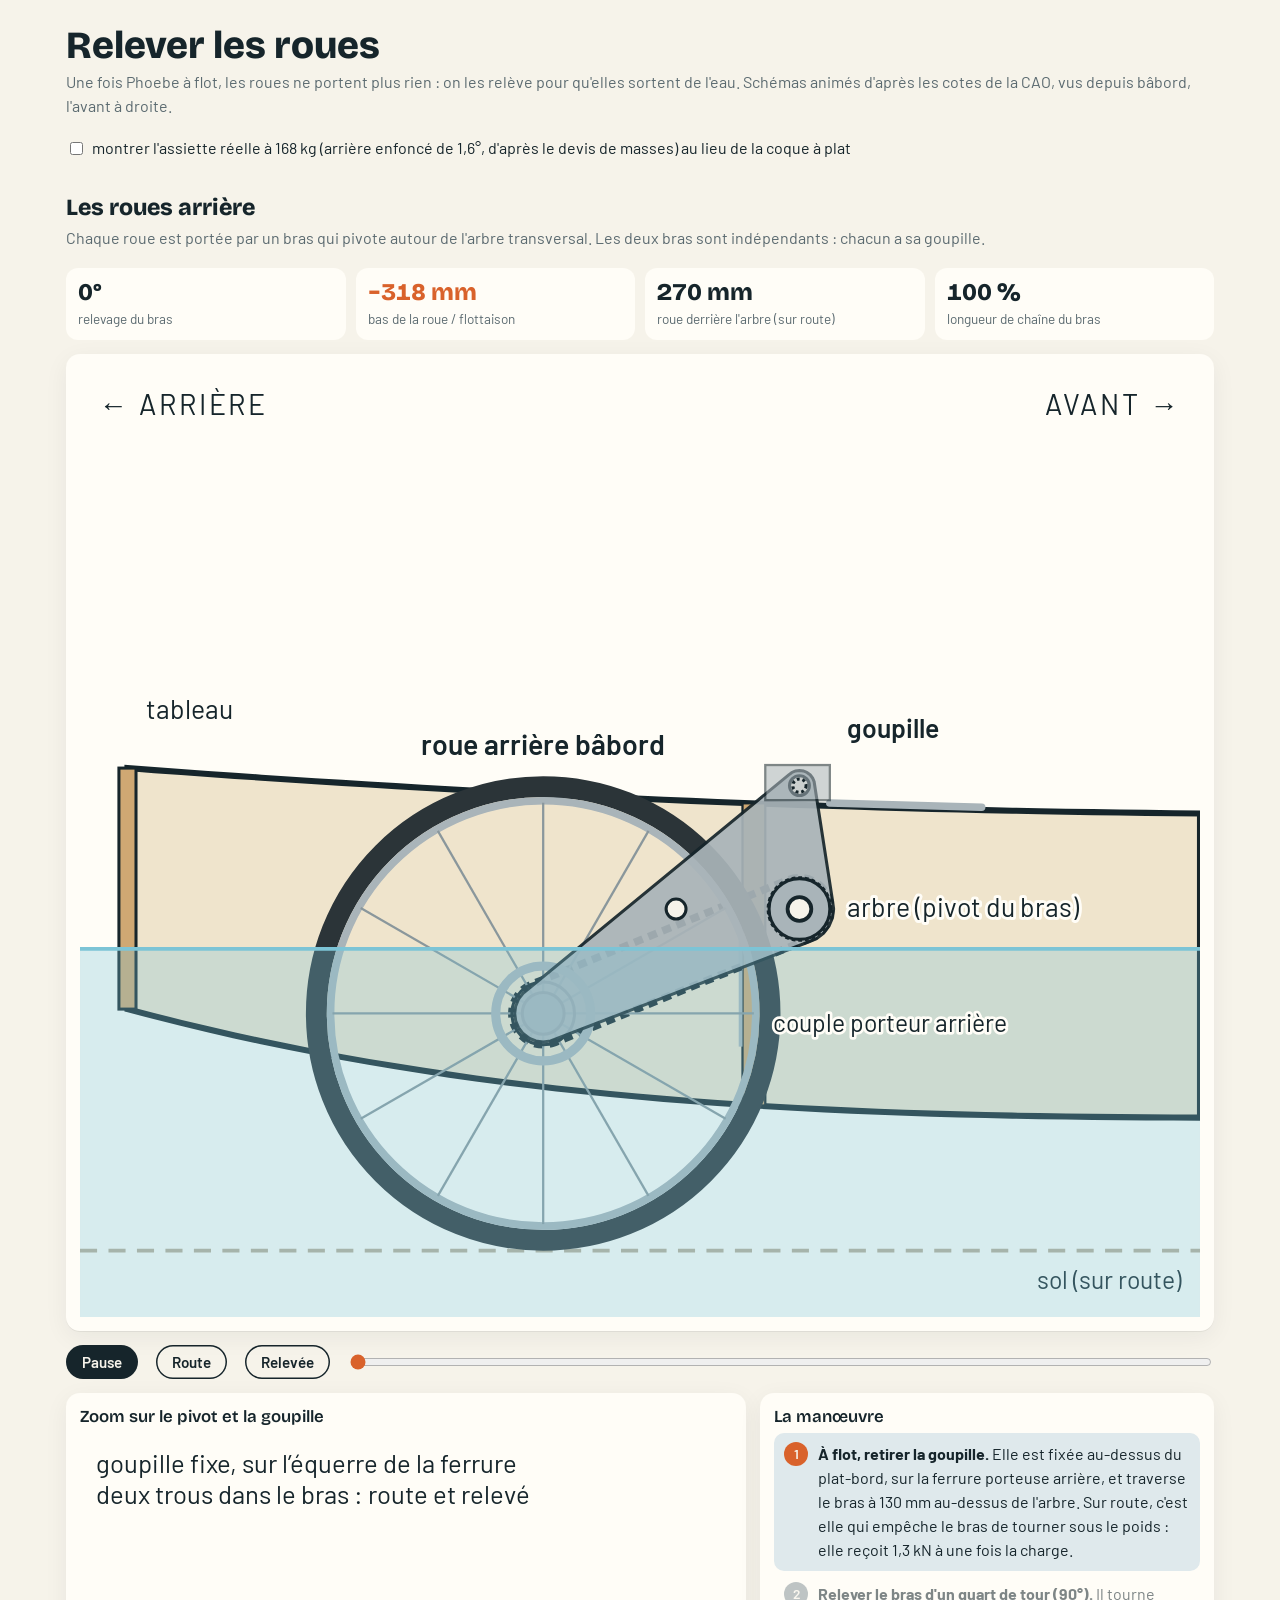
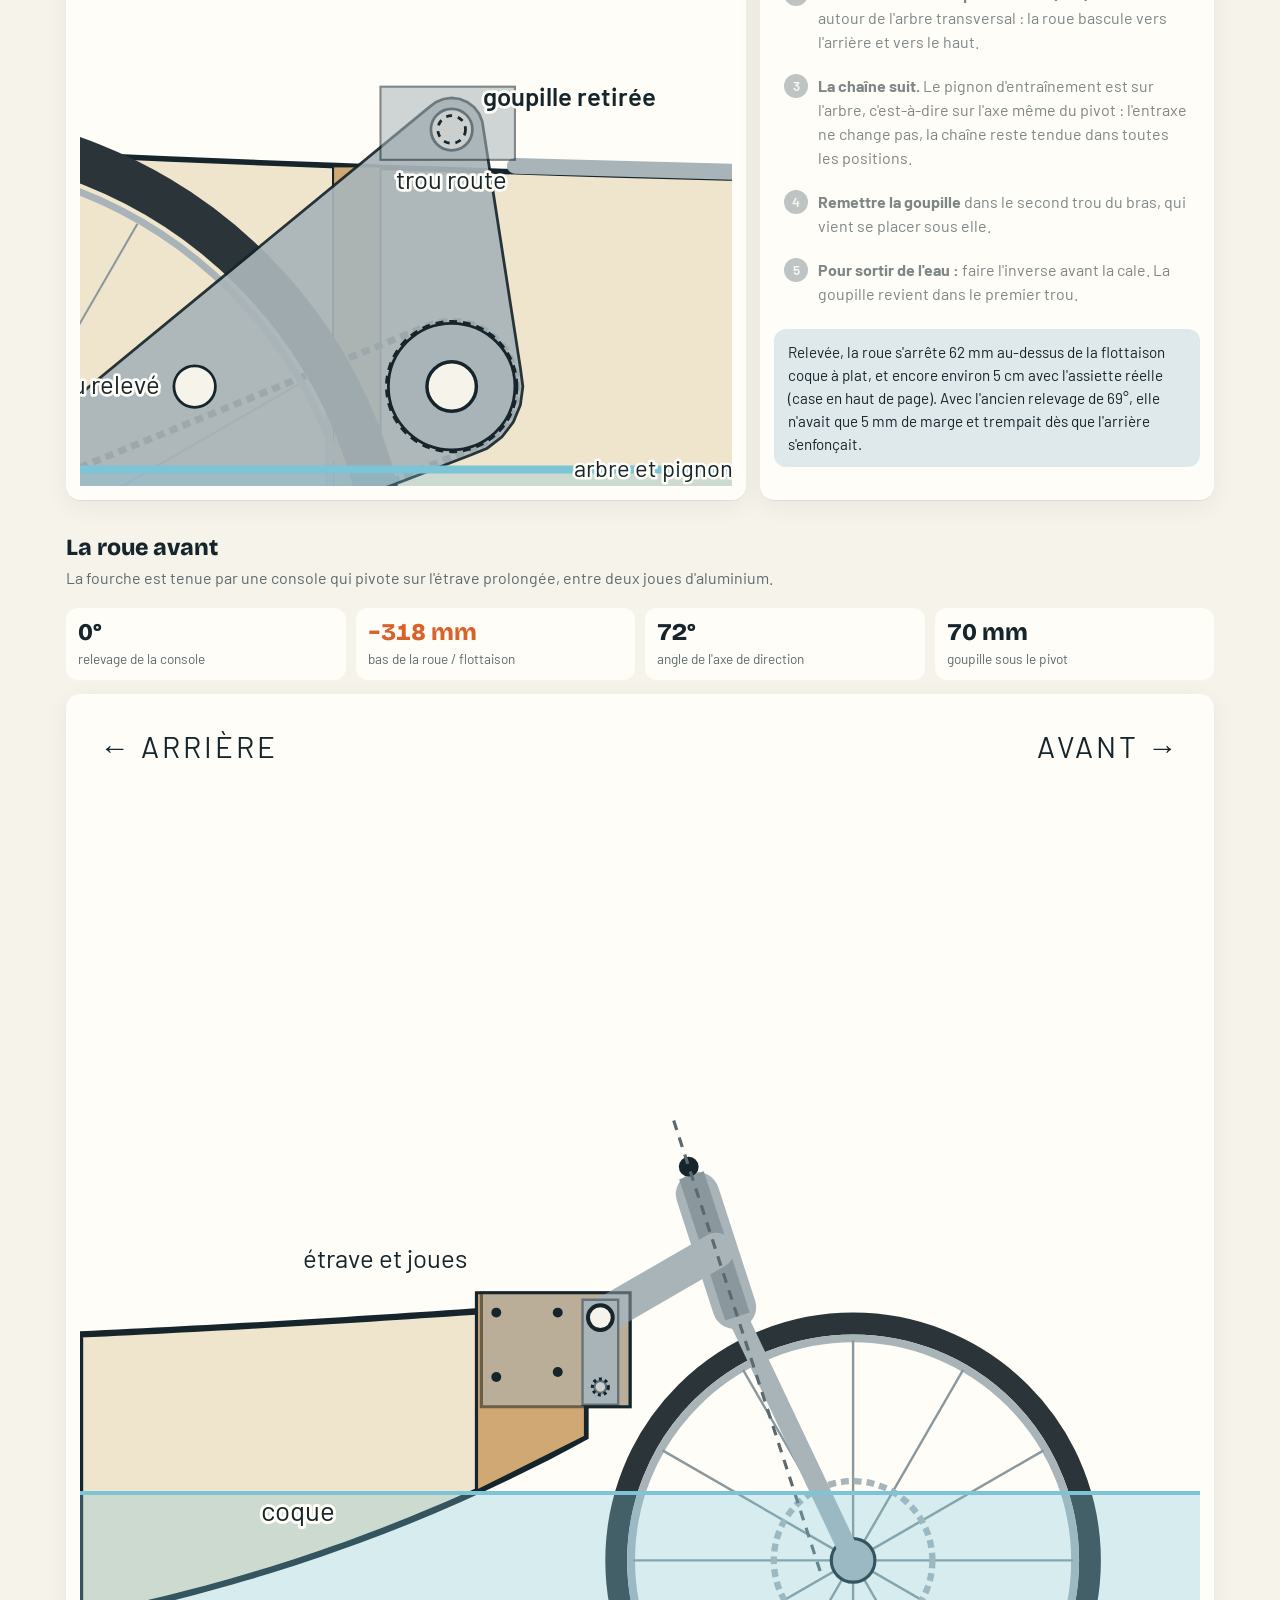
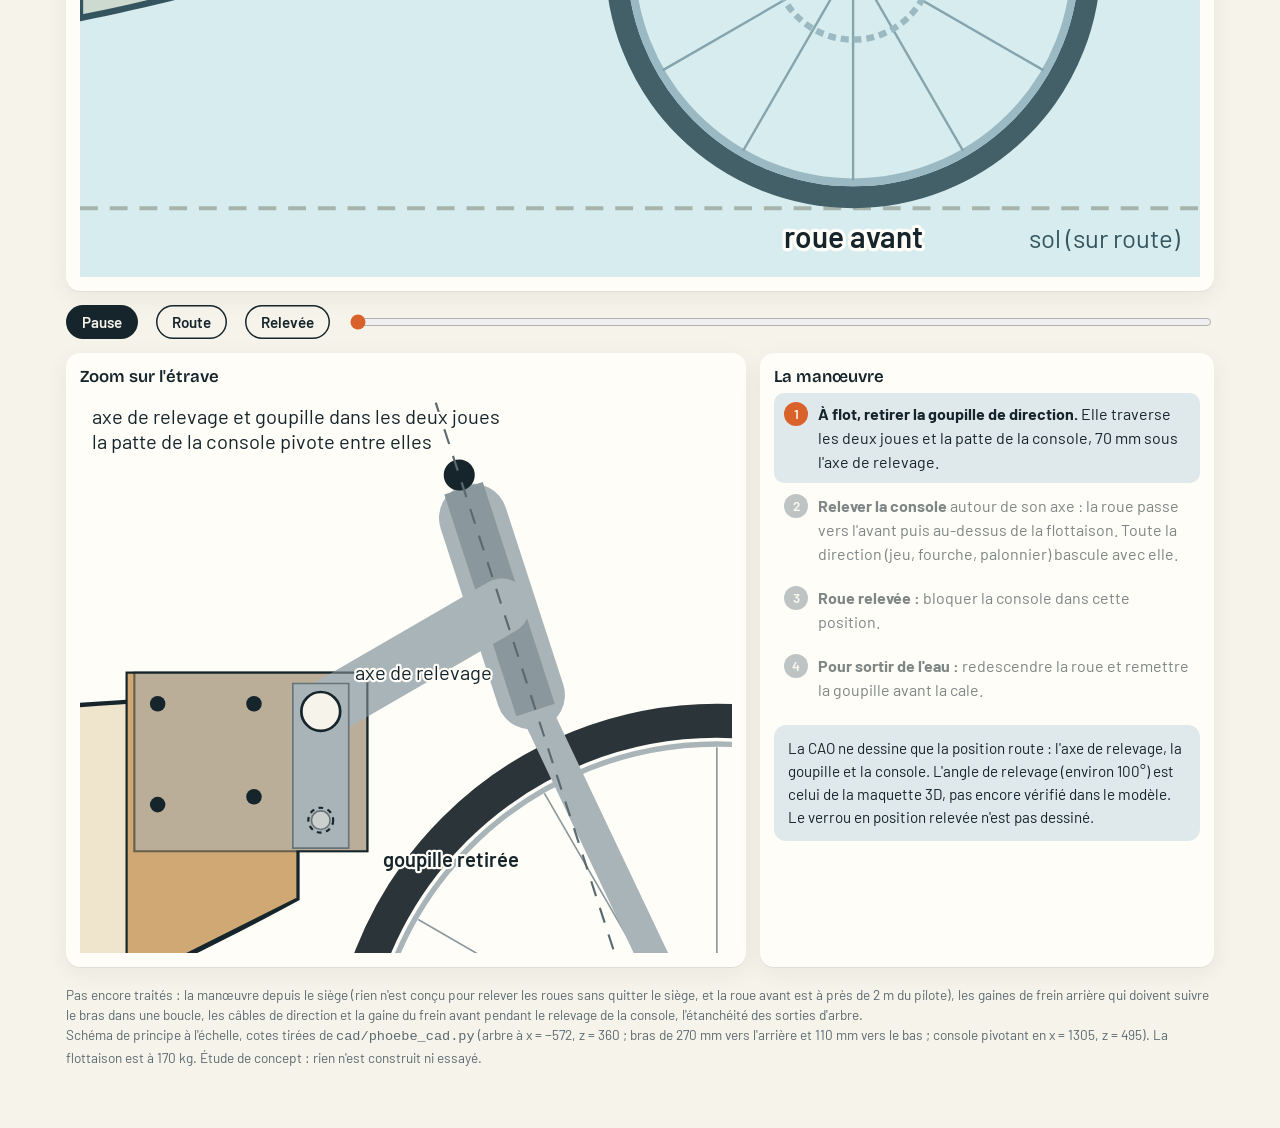
<file: maquette/roues.html>
<!doctype html>
<html lang="fr">
<head>
<meta charset="utf-8">
<meta name="viewport" content="width=device-width, initial-scale=1">
<title>Phoebe, relevage des roues</title>
<link rel="preconnect" href="https://fonts.googleapis.com">
<link href="https://fonts.googleapis.com/css2?family=Bricolage+Grotesque:wght@600;800&family=Barlow:wght@400;500;600&display=swap" rel="stylesheet">
<style>
:root{
  --encre:#16252b; --erdre:#0f6f86; --housse:#d9622b; --toile:#f6f3ea; --ciel:#dfe9ec;
  --ecume:#7cc4d6; --okoume:#cfa873; --gris:#8a979c; --carte:#fffdf7; --trait:#16252b;
  --coque:#efe4cc; --alu:#a9b4b9; --pneu:#2b3438; --faible:#5b6a70; --eau:rgba(124,196,214,.30); --sol:#b9ad97;
}
@media (prefers-color-scheme: dark){
  :root:not([data-theme="light"]){
    --encre:#e9eef0; --toile:#11191c; --carte:#18242a; --ciel:#1d2c33; --trait:#dfe7ea;
    --coque:#3a3326; --alu:#7d8a90; --pneu:#c9d2d6; --faible:#9aa9ae; --erdre:#3fa9c4; --gris:#6f7d82; --eau:rgba(63,169,196,.22); --sol:#5c5446;
  }
}
:root[data-theme="dark"]{
  --encre:#e9eef0; --toile:#11191c; --carte:#18242a; --ciel:#1d2c33; --trait:#dfe7ea;
  --coque:#3a3326; --alu:#7d8a90; --pneu:#c9d2d6; --faible:#9aa9ae; --erdre:#3fa9c4; --gris:#6f7d82; --eau:rgba(63,169,196,.22); --sol:#5c5446;
}
*{box-sizing:border-box}
body{margin:0;background:var(--toile);color:var(--encre);font:16px/1.5 Barlow,system-ui,sans-serif}
main{max-width:1180px;margin:0 auto;padding:24px 16px 48px}
h1{font:800 clamp(1.7rem,4vw,2.4rem)/1.1 "Bricolage Grotesque",sans-serif;margin:0 0 4px}
h2{font:800 1.45rem/1.2 "Bricolage Grotesque",sans-serif;margin:34px 0 4px}
h3{font:600 1.05rem/1.2 "Bricolage Grotesque",sans-serif;margin:0 0 6px}
.sous{color:var(--faible);margin:0 0 18px}
.carte{background:var(--carte);border-radius:14px;padding:14px;box-shadow:0 1px 0 rgba(0,0,0,.06),0 6px 24px rgba(22,37,43,.06)}
svg{display:block;width:100%;height:auto}
svg text{font-family:Barlow,sans-serif;fill:var(--encre);paint-order:stroke;stroke:var(--carte);stroke-width:.22em;stroke-linejoin:round}
.commandes{display:flex;flex-wrap:wrap;gap:10px 18px;align-items:center;margin:14px 0}
button{font:600 .95rem Barlow,sans-serif;border:0;border-radius:999px;padding:8px 16px;cursor:pointer;background:var(--encre);color:var(--toile)}
button.sec{background:transparent;color:var(--encre);box-shadow:inset 0 0 0 1.5px var(--encre)}
input[type=range]{flex:1;min-width:200px;accent-color:var(--housse)}
label{display:flex;gap:6px;align-items:center;cursor:pointer}
.mesures{display:grid;grid-template-columns:repeat(auto-fit,minmax(150px,1fr));gap:10px;margin:0 0 14px}
.mesure{background:var(--carte);border-radius:12px;padding:10px 12px}
.mesure b{display:block;font:800 1.5rem "Bricolage Grotesque",sans-serif;font-variant-numeric:tabular-nums}
.mesure b.alerte{color:var(--housse)}
.mesure span{color:var(--faible);font-size:.85rem}
.grille{display:grid;grid-template-columns:3fr 2fr;gap:14px}
@media (max-width:820px){.grille{grid-template-columns:1fr}}
ol.etapes{list-style:none;padding:0;margin:0;counter-reset:e}
ol.etapes li{counter-increment:e;padding:9px 10px 9px 44px;border-radius:10px;position:relative;margin:2px 0;transition:background .3s,opacity .3s;opacity:.55}
ol.etapes li::before{content:counter(e);position:absolute;left:10px;top:9px;width:24px;height:24px;border-radius:50%;background:var(--gris);color:var(--toile);font:600 .85rem/24px Barlow;text-align:center}
ol.etapes li.actif{background:var(--ciel);opacity:1}
ol.etapes li.actif::before{background:var(--housse)}
.encart{background:var(--ciel);border-radius:12px;padding:12px 14px;margin-top:14px;font-size:.95rem}
.note{font-size:.85rem;color:var(--faible);margin-top:18px}
</style>
</head>
<body>
<main>
  <h1>Relever les roues</h1>
  <p class="sous">Une fois Phoebe à flot, les roues ne portent plus rien : on les relève pour qu'elles sortent de l'eau. Schémas animés d'après les cotes de la CAO, vus depuis bâbord, l'avant à droite.</p>
  <label style="margin-bottom:6px"><input id="assiette" type="checkbox"> montrer l'assiette réelle à 168 kg (arrière enfoncé de 1,6°, d'après le devis de masses) au lieu de la coque à plat</label>

  <!-- ===================== ROUES ARRIÈRE ===================== -->
  <h2>Les roues arrière</h2>
  <p class="sous">Chaque roue est portée par un bras qui pivote autour de l'arbre transversal. Les deux bras sont indépendants : chacun a sa goupille.</p>
  <div class="mesures">
    <div class="mesure"><b id="arAng">0°</b><span>relevage du bras</span></div>
    <div class="mesure"><b id="arGarde">0 mm</b><span>bas de la roue / flottaison</span></div>
    <div class="mesure"><b>270 mm</b><span>roue derrière l'arbre (sur route)</span></div>
    <div class="mesure"><b id="arChaine">100 %</b><span>longueur de chaîne du bras</span></div>
  </div>
  <div class="carte">
    <svg id="arVue" viewBox="-1330 -930 1180 1000" aria-label="Roue arrière vue de côté, relevage animé"></svg>
  </div>
  <div class="commandes">
    <button id="arLecture">Pause</button>
    <button class="sec" data-ar="0">Route</button>
    <button class="sec" data-ar="90">Relevée</button>
    <input id="arCurseur" type="range" min="0" max="90" step="0.25" value="0" aria-label="Angle de relevage des bras arrière">
  </div>
  <div class="grille">
    <div class="carte">
      <h3>Zoom sur le pivot et la goupille</h3>
      <svg id="arZoom" viewBox="-760 -640 330 330"></svg>
    </div>
    <div class="carte">
      <h3>La manœuvre</h3>
      <ol class="etapes" id="arEtapes">
        <li><b>À flot, retirer la goupille.</b> Elle est fixée au-dessus du plat-bord, sur la ferrure porteuse arrière, et traverse le bras à 130 mm au-dessus de l'arbre. Sur route, c'est elle qui empêche le bras de tourner sous le poids : elle reçoit 1,3 kN à une fois la charge.</li>
        <li><b>Relever le bras d'un quart de tour (90°).</b> Il tourne autour de l'arbre transversal : la roue bascule vers l'arrière et vers le haut.</li>
        <li><b>La chaîne suit.</b> Le pignon d'entraînement est sur l'arbre, c'est-à-dire sur l'axe même du pivot : l'entraxe ne change pas, la chaîne reste tendue dans toutes les positions.</li>
        <li><b>Remettre la goupille</b> dans le second trou du bras, qui vient se placer sous elle.</li>
        <li><b>Pour sortir de l'eau :</b> faire l'inverse avant la cale. La goupille revient dans le premier trou.</li>
      </ol>
      <div class="encart">Relevée, la roue s'arrête 62 mm au-dessus de la flottaison coque à plat, et encore environ 5 cm avec l'assiette réelle (case en haut de page). Avec l'ancien relevage de 69°, elle n'avait que 5 mm de marge et trempait dès que l'arrière s'enfonçait.</div>
    </div>
  </div>

  <!-- ===================== ROUE AVANT ===================== -->
  <h2>La roue avant</h2>
  <p class="sous">La fourche est tenue par une console qui pivote sur l'étrave prolongée, entre deux joues d'aluminium.</p>
  <div class="mesures">
    <div class="mesure"><b id="avAng">0°</b><span>relevage de la console</span></div>
    <div class="mesure"><b id="avGarde">0 mm</b><span>bas de la roue / flottaison</span></div>
    <div class="mesure"><b>72°</b><span>angle de l'axe de direction</span></div>
    <div class="mesure"><b>70 mm</b><span>goupille sous le pivot</span></div>
  </div>
  <div class="carte">
    <svg id="avVue" viewBox="780 -1110 1130 1180" aria-label="Roue avant vue de côté, relevage animé"></svg>
  </div>
  <div class="commandes">
    <button id="avLecture">Pause</button>
    <button class="sec" data-av="0">Route</button>
    <button class="sec" data-av="100">Relevée</button>
    <input id="avCurseur" type="range" min="0" max="100" step="0.25" value="0" aria-label="Angle de relevage de la console avant">
  </div>
  <div class="grille">
    <div class="carte">
      <h3>Zoom sur l'étrave</h3>
      <svg id="avZoom" viewBox="1150 -700 420 360"></svg>
    </div>
    <div class="carte">
      <h3>La manœuvre</h3>
      <ol class="etapes" id="avEtapes">
        <li><b>À flot, retirer la goupille de direction.</b> Elle traverse les deux joues et la patte de la console, 70 mm sous l'axe de relevage.</li>
        <li><b>Relever la console</b> autour de son axe : la roue passe vers l'avant puis au-dessus de la flottaison. Toute la direction (jeu, fourche, palonnier) bascule avec elle.</li>
        <li><b>Roue relevée :</b> bloquer la console dans cette position.</li>
        <li><b>Pour sortir de l'eau :</b> redescendre la roue et remettre la goupille avant la cale.</li>
      </ol>
      <div class="encart">La CAO ne dessine que la position route : l'axe de relevage, la goupille et la console. L'angle de relevage (environ 100°) est celui de la maquette 3D, pas encore vérifié dans le modèle. Le verrou en position relevée n'est pas dessiné.</div>
    </div>
  </div>

  <p class="note">Pas encore traités : la manœuvre depuis le siège (rien n'est conçu pour relever les roues sans quitter le siège, et la roue avant est à près de 2 m du pilote), les gaines de frein arrière qui doivent suivre le bras dans une boucle, les câbles de direction et la gaine du frein avant pendant le relevage de la console, l'étanchéité des sorties d'arbre.<br>
  Schéma de principe à l'échelle, cotes tirées de <code>cad/phoebe_cad.py</code> (arbre à x = −572, z = 360 ; bras de 270 mm vers l'arrière et 110 mm vers le bas ; console pivotant en x = 1305, z = 495). La flottaison est à 170 kg. Étude de concept : rien n'est construit ni essayé.</p>
</main>

<script>
(() => {
  const NS = 'http://www.w3.org/2000/svg';
  const el = (parent, tag, attrs = {}, txt) => {
    const e = document.createElementNS(NS, tag);
    for (const k in attrs) e.setAttribute(k, attrs[k]);
    if (txt !== undefined) e.textContent = txt;
    parent.appendChild(e); return e;
  };
  const set = (e, attrs) => { for (const k in attrs) e.setAttribute(k, attrs[k]); };
  const rad = d => d * Math.PI / 180;
  const lisse = k => k * k * (3 - 2 * k);
  const poly = pts => pts.map(p => p.join(',')).join(' ');
  const S = ([x, z]) => [x, -z];                                   // vue de côté : écran X = x, Y = -z
  const rot = ([x, z], [cx, cz], a) => [cx + (x - cx) * Math.cos(a) - (z - cz) * Math.sin(a), cz + (x - cx) * Math.sin(a) + (z - cz) * Math.cos(a)];
  function enveloppe(pts) {
    pts = pts.slice().sort((a, b) => a[0] - b[0] || a[1] - b[1]);
    const cr = (o, a, b) => (a[0] - o[0]) * (b[1] - o[1]) - (a[1] - o[1]) * (b[0] - o[0]);
    const lo = [], hi = [];
    for (const p of pts) { while (lo.length >= 2 && cr(lo[lo.length - 2], lo[lo.length - 1], p) <= 0) lo.pop(); lo.push(p); }
    for (const p of pts.slice().reverse()) { while (hi.length >= 2 && cr(hi[hi.length - 2], hi[hi.length - 1], p) <= 0) hi.pop(); hi.push(p); }
    return lo.slice(0, -1).concat(hi.slice(0, -1));
  }
  const cercle = (cx, cz, r, n = 24) => Array.from({ length: n }, (_, i) => [cx + r * Math.cos(2 * Math.PI * i / n), cz + r * Math.sin(2 * Math.PI * i / n)]);

  // --- formes de coque (Params de la CAO)
  const HL = 1300, RR = 250;
  const zk = x => { const t = x / HL; return 140 + (t >= 0 ? 240 * t ** 3 : 120 * (-t) ** 3); };
  const zg = x => 460 + 50 * (x / HL) ** 2;
  // flottaison : à plat à 170 kg (z = 318), ou assiette du devis de masses (tableau calé de 94 mm, 1,6° sur l'arrière)
  const assiette = document.getElementById('assiette');
  const zEau = x => assiette.checked ? 349 - (x + 1280) * Math.tan(rad(1.6)) : 318;

  function profilCoque(x0, x1) {
    const xs = []; for (let x = x0; x <= x1 + 1e-6; x += (x1 - x0) / 40) xs.push(x);
    return xs.map(x => [x, zk(x)]).concat(xs.slice().reverse().map(x => [x, zg(x)]));
  }
  function eau(svg, x0, x1) {
    const g = el(svg, 'g', { 'pointer-events': 'none' });
    const p = el(g, 'polygon', { fill: 'var(--eau)' });
    const l = el(g, 'line', { stroke: 'var(--ecume)', 'stroke-width': 4 });
    return () => {
      set(p, { points: poly([[x0, zEau(x0)], [x1, zEau(x1)], [x1, -200], [x0, -200]].map(S)) });
      set(l, { x1: x0, y1: -zEau(x0), x2: x1, y2: -zEau(x1) });
    };
  }
  function sol(svg, x0, x1) {
    el(svg, 'line', { x1: x0, y1: 0, x2: x1, y2: 0, stroke: 'var(--sol)', 'stroke-width': 4, 'stroke-dasharray': '18 12' });
  }

  // roue : pneu, jante, rayons, moyeu (rayons tournés de a pour voir la rotation)
  function roue(svg, ep = 1) {
    const g = el(svg, 'g');
    el(g, 'circle', { r: RR - 11, fill: 'none', stroke: 'var(--pneu)', 'stroke-width': 22 });
    el(g, 'circle', { r: RR - 26, fill: 'none', stroke: 'var(--alu)', 'stroke-width': 5 * ep });
    const ray = el(g, 'g');
    for (let i = 0; i < 12; i++) { const a = Math.PI * i / 6; el(ray, 'line', { x1: 0, y1: 0, x2: (RR - 28) * Math.cos(a), y2: (RR - 28) * Math.sin(a), stroke: 'var(--gris)', 'stroke-width': 1.5 * ep }); }
    el(g, 'circle', { r: 22, fill: 'var(--alu)', stroke: 'var(--trait)', 'stroke-width': 2 * ep });
    return { g, ray };
  }

  // =====================================================================
  //  ROUES ARRIÈRE
  // =====================================================================
  const XA = -572, ZS = 360, DX = -270, DZ = -110, LIFT = 90, R_GOU = 130, R_PIG = 33, XF = -620;
  const PIV = [XA, ZS], AXE0 = [XA + DX, ZS + DZ];
  const TROU_A = [0, R_GOU], TROU_B = [R_GOU * Math.cos(rad(90 + LIFT)), R_GOU * Math.sin(rad(90 + LIFT))];   // dans le repère du bras, route
  const GOUP = [XA, ZS + R_GOU];
  const zB = zg(XA) + 5;
  const brasLocal = enveloppe([...cercle(0, 0, 36), ...cercle(DX, DZ, 30), ...cercle(...TROU_A, 16), ...cercle(...TROU_B, 16)]);

  function sceneArriere(svg, ep, zoom) {
    const o = {};
    sol(svg, -1330, -150);
    if (!zoom) {
      el(svg, 'text', { x: -170, y: 40, 'font-size': 26, 'text-anchor': 'end', fill: 'var(--faible)' }, 'sol (sur route)');
      o.lblEau = el(svg, 'text', { x: -170, y: -330, 'font-size': 26, 'text-anchor': 'end', fill: 'var(--faible)' }, 'flottaison');
    }
    el(svg, 'polygon', { points: poly(profilCoque(-1280, -150).map(S)), fill: 'var(--coque)', stroke: 'var(--trait)', 'stroke-width': 4 * ep });
    el(svg, 'rect', { x: -1289, y: -zg(-1280), width: 18, height: zg(-1280) - zk(-1280), fill: 'var(--okoume)', stroke: 'var(--trait)', 'stroke-width': 2 * ep });
    // couple porteur arrière et ferrure
    el(svg, 'rect', { x: XF - 12, y: -zg(XF), width: 24, height: zg(XF) - zk(XF), fill: 'var(--okoume)', stroke: 'var(--trait)', 'stroke-width': 1.5 * ep });
    el(svg, 'rect', { x: XF - 16, y: -(ZS + 25), width: 4, height: ZS + 25 - 215, fill: 'var(--alu)' });
    // éclisse sur le plat-bord et équerre qui porte la goupille
    el(svg, 'line', { x1: XA + 32, y1: -(zg(XA + 32) + 3), x2: XA + 192, y2: -(zg(XA + 192) + 3), stroke: 'var(--alu)', 'stroke-width': 8, 'stroke-linecap': 'round' });
    o.chaine = el(svg, 'path', { fill: 'none', stroke: 'var(--trait)', 'stroke-width': 5 * ep, 'stroke-dasharray': `${6 * ep} ${4 * ep}` });
    o.roue = roue(svg, ep);
    o.tambour = el(svg, 'circle', { r: 50, fill: 'none', stroke: 'var(--alu)', 'stroke-width': 6 * ep });
    o.pigR = el(svg, 'circle', { r: R_PIG, fill: 'none', stroke: 'var(--trait)', 'stroke-width': 2 * ep });
    o.bras = el(svg, 'polygon', { fill: 'var(--alu)', stroke: 'var(--trait)', 'stroke-width': 2 * ep, opacity: .92 });
    o.trous = [el(svg, 'circle', { r: 10.5, fill: 'var(--toile)', stroke: 'var(--trait)', 'stroke-width': 2 * ep }), el(svg, 'circle', { r: 10.5, fill: 'var(--toile)', stroke: 'var(--trait)', 'stroke-width': 2 * ep })];
    o.lblTrous = zoom ? [el(svg, 'text', { 'font-size': 13, 'text-anchor': 'middle' }, 'trou route'), el(svg, 'text', { 'font-size': 13, 'text-anchor': 'middle' }, 'trou relevé')] : null;
    el(svg, 'rect', { x: XF + 12, y: -(zB + 37), width: XA + 32 - XF - 12, height: 37, fill: 'var(--alu)', stroke: 'var(--trait)', 'stroke-width': 1.5 * ep, opacity: .55 });
    el(svg, 'circle', { cx: XA, cy: -ZS, r: 32, fill: 'var(--alu)', stroke: 'var(--trait)', 'stroke-width': 2 * ep });
    el(svg, 'circle', { cx: XA, cy: -ZS, r: R_PIG, fill: 'none', stroke: 'var(--trait)', 'stroke-width': 2 * ep, 'stroke-dasharray': '4 3' });
    el(svg, 'circle', { cx: XA, cy: -ZS, r: 12.5, fill: 'var(--toile)', stroke: 'var(--trait)', 'stroke-width': 2.5 * ep });
    o.goup = el(svg, 'circle', { cx: GOUP[0], cy: -GOUP[1], r: 7, stroke: 'var(--trait)', 'stroke-width': 2 * ep });
    o.traj = el(svg, 'path', { fill: 'none', stroke: 'var(--housse)', 'stroke-width': 4 * ep, 'stroke-dasharray': '12 9' });
    o.eau = eau(svg, -1330, -150);
    o.garde = el(svg, 'line', { stroke: 'var(--housse)', 'stroke-width': 3 * ep });
    return o;
  }
  // chaîne entre deux pignons de même rayon : deux brins parallèles et deux demi-tours
  function chaine(p1, p2, r) {
    const dx = p2[0] - p1[0], dz = p2[1] - p1[1], L = Math.hypot(dx, dz), n = [-dz / L * r, dx / L * r];
    const a = S([p1[0] + n[0], p1[1] + n[1]]), b = S([p2[0] + n[0], p2[1] + n[1]]), c = S([p2[0] - n[0], p2[1] - n[1]]), d = S([p1[0] - n[0], p1[1] - n[1]]);
    return `M${a} L${b} A${r},${r} 0 0 1 ${c} L${d} A${r},${r} 0 0 1 ${a} Z`;
  }
  function majArriere(o, ang, goupille, zoom) {
    o.eau();
    const a = -rad(ang);                                             // le bras tourne vers l'arrière et le haut (sens horaire vu de bâbord)
    const B = p => rot([XA + p[0], ZS + p[1]], PIV, a);
    set(o.bras, { points: poly(brasLocal.map(p => S(B(p)))) });
    const ax = B([DX, DZ]), axS = S(ax);
    o.roue.g.setAttribute('transform', `translate(${axS[0]} ${axS[1]})`);
    o.roue.ray.setAttribute('transform', `rotate(${-ang * 1.0})`);
    set(o.tambour, { cx: axS[0], cy: axS[1] }); set(o.pigR, { cx: axS[0], cy: axS[1] });
    [TROU_A, TROU_B].forEach((t, i) => {
      const p = S(B(t)); set(o.trous[i], { cx: p[0], cy: p[1] });
      if (o.lblTrous) set(o.lblTrous[i], { x: p[0] + (i ? -48 : 0), y: p[1] + (i ? 4 : 30) });
    });
    set(o.chaine, { d: chaine(PIV, ax, R_PIG) });
    set(o.goup, { fill: goupille ? 'var(--trait)' : 'none', 'stroke-dasharray': goupille ? '' : '3 3' });
    if (ang > .5) {
      const q = []; for (let i = 0; i <= 30; i++) q.push(S(rot(AXE0, PIV, a * i / 30)).join(','));
      set(o.traj, { d: 'M' + q.join(' L') }); o.traj.style.opacity = 1;
    } else o.traj.style.opacity = 0;
    const bas = ax[1] - RR, ze = zEau(ax[0]);
    set(o.garde, { x1: ax[0], y1: -bas, x2: ax[0], y2: -ze });
    o.garde.style.opacity = ang > 40 ? 1 : 0;
    if (o.lblEau) set(o.lblEau, { y: -zEau(-170) - 10 });
    return bas - ze;
  }

  const oAr = sceneArriere(document.getElementById('arVue'), 1.6, false);
  const vAr = document.getElementById('arVue');
  el(vAr, 'text', { x: -1310, y: -880, 'font-size': 30, fill: 'var(--faible)', 'letter-spacing': 3 }, '← ARRIÈRE');
  el(vAr, 'text', { x: -170, y: -880, 'font-size': 30, fill: 'var(--faible)', 'letter-spacing': 3, 'text-anchor': 'end' }, 'AVANT →');
  el(vAr, 'text', { x: -1260, y: -560, 'font-size': 28, fill: 'var(--faible)' }, 'tableau');
  el(vAr, 'text', { x: XF + 20, y: -230, 'font-size': 26, fill: 'var(--faible)' }, 'couple porteur arrière');
  el(vAr, 'text', { x: XA + 50, y: -(zg(XA) + 70), 'font-size': 28, 'font-weight': 600 }, 'goupille');
  el(vAr, 'text', { x: XA + 50, y: -ZS + 8, 'font-size': 28 }, 'arbre (pivot du bras)');
  const lblRoueAr = el(vAr, 'text', { 'font-size': 30, 'font-weight': 600, 'text-anchor': 'middle' }, 'roue arrière bâbord');
  const lblGardeAr = el(vAr, 'text', { 'font-size': 26, fill: 'var(--housse)', 'font-weight': 600 });

  const oArZ = sceneArriere(document.getElementById('arZoom'), .7, true);
  const zAr = document.getElementById('arZoom');
  el(zAr, 'text', { x: -752, y: -620, 'font-size': 13 }, 'goupille fixe, sur l’équerre de la ferrure');
  el(zAr, 'text', { x: -752, y: -604, 'font-size': 13, fill: 'var(--faible)' }, 'deux trous dans le bras : route et relevé');
  const lblGoupAr = el(zAr, 'text', { x: GOUP[0] + 16, y: -GOUP[1] - 12, 'font-size': 13, 'font-weight': 600 });
  el(zAr, 'text', { x: -470, y: -(ZS - 46), 'font-size': 12, 'text-anchor': 'middle', fill: 'var(--faible)' }, 'arbre et pignon');

  const etArr = document.querySelectorAll('#arEtapes li');
  function dessineArriere(ang, goupille, etapes) {
    const g = majArriere(oAr, ang, goupille, false);
    majArriere(oArZ, ang, goupille, true);
    const ax = rot(AXE0, PIV, -rad(ang)), axS = S(ax);
    set(lblRoueAr, { x: axS[0], y: axS[1] - RR - 22 });
    set(lblGardeAr, { x: ax[0] + 14, y: -(ax[1] - RR) + 34 });
    lblGardeAr.textContent = ang > 40 ? `${g >= 0 ? '+' : '−'}${Math.abs(g).toFixed(0)} mm` : '';
    lblGoupAr.textContent = goupille ? 'goupille en place' : 'goupille retirée';
    lblGoupAr.setAttribute('fill', goupille ? 'var(--encre)' : 'var(--housse)');
    document.getElementById('arAng').textContent = `${ang.toFixed(0)}°`;
    const mg = document.getElementById('arGarde');
    mg.textContent = `${g >= 0 ? '+' : '−'}${Math.abs(g).toFixed(0)} mm`;
    mg.classList.toggle('alerte', g < 0);
    etArr.forEach((li, i) => li.classList.toggle('actif', etapes.includes(i)));
  }

  // =====================================================================
  //  ROUE AVANT
  // =====================================================================
  const PX = 1305, PZ = 495, KZ = 425, AXL = [1560, 250], RAKE = 35, HA = rad(72);
  const PIVAV = [PX, PZ];
  const u = [-Math.cos(HA), Math.sin(HA)], wv = [Math.sin(HA), Math.cos(HA)];
  const Q = [AXL[0] - RAKE * wv[0], AXL[1] - RAKE * wv[1]];
  const at = s => [Q[0] + u[0] * s, Q[1] + u[1] * s];
  const C = at(RR + 20), H = at(RR + 90), D0 = at(RR + 30), D1 = at(RR + 150), PIV1 = at(RR + 170), PAL = at(RR + 179);
  const LIFT_AV = 100;

  function sceneAvant(svg, ep, zoom) {
    const o = {};
    sol(svg, 780, 1910);
    if (!zoom) el(svg, 'text', { x: 1890, y: 40, 'font-size': 26, 'text-anchor': 'end', fill: 'var(--faible)' }, 'sol (sur route)');
    el(svg, 'polygon', { points: poly(profilCoque(780, 1290).map(S)), fill: 'var(--coque)', stroke: 'var(--trait)', 'stroke-width': 4 * ep });
    // étrave pleine, prolongée vers l'avant : elle porte les joues
    el(svg, 'polygon', { points: poly([[1180, zk(1180)], [1290, zk(1290)], [1290, 405], [1335, 405], [1335, 520], [1180, 520]].map(S)), fill: 'var(--okoume)', stroke: 'var(--trait)', 'stroke-width': 2 * ep });
    o.mobile = el(svg, 'g');
    const m = o.mobile;
    o.roue = roue(m, ep);
    o.disque = el(m, 'circle', { r: 80, fill: 'none', stroke: 'var(--alu)', 'stroke-width': 4 * ep, 'stroke-dasharray': '8 5' });
    o.fourreau = el(m, 'line', { stroke: 'var(--alu)', 'stroke-width': 20, 'stroke-linecap': 'round' });
    o.douille = el(m, 'line', { stroke: 'var(--alu)', 'stroke-width': 44, 'stroke-linecap': 'round' });
    o.pivotF = el(m, 'line', { stroke: 'var(--gris)', 'stroke-width': 26 });
    o.bras = el(m, 'line', { stroke: 'var(--alu)', 'stroke-width': 36, 'stroke-linecap': 'round' });
    o.patte = el(m, 'polygon', { fill: 'var(--alu)', stroke: 'var(--trait)', 'stroke-width': 1.5 * ep });
    o.palonnier = el(m, 'circle', { r: 10, fill: 'var(--trait)' });
    o.axeDir = el(m, 'line', { stroke: 'var(--faible)', 'stroke-width': 2 * ep, 'stroke-dasharray': '10 8' });
    o.trouPatte = el(m, 'circle', { r: 6, fill: 'var(--toile)', stroke: 'var(--trait)', 'stroke-width': 1.5 * ep });
    // joue bâbord (fixe), devant la console
    const joue = [[1185, 405], [PX + 30, 405], [PX + 30, 520], [1185, 520]];
    el(svg, 'polygon', { points: poly(joue.map(S)), fill: 'var(--alu)', stroke: 'var(--trait)', 'stroke-width': 2 * ep, opacity: .55 });
    for (const [x, z] of [[1200, 435], [1200, 500], [1262, 440], [1262, 500]]) el(svg, 'circle', { cx: x, cy: -z, r: 5, fill: 'var(--trait)' });
    el(svg, 'circle', { cx: PX, cy: -PZ, r: 12.5, fill: 'var(--toile)', stroke: 'var(--trait)', 'stroke-width': 2.5 * ep });
    o.goup = el(svg, 'circle', { cx: PX, cy: -KZ, r: 8, stroke: 'var(--trait)', 'stroke-width': 2 * ep });
    o.traj = el(svg, 'path', { fill: 'none', stroke: 'var(--housse)', 'stroke-width': 4 * ep, 'stroke-dasharray': '12 9' });
    o.eau = eau(svg, 780, 1910);
    o.garde = el(svg, 'line', { stroke: 'var(--housse)', 'stroke-width': 3 * ep });
    return o;
  }
  function majAvant(o, ang, goupille) {
    o.eau();
    const a = rad(ang);                                              // la console tourne vers l'avant et le haut
    const R = p => S(rot(p, PIVAV, a));
    const ax = R(AXL);
    o.roue.g.setAttribute('transform', `translate(${ax[0]} ${ax[1]})`);
    o.roue.ray.setAttribute('transform', `rotate(${ang})`);
    set(o.disque, { cx: ax[0], cy: ax[1] });
    const L = (e, p, q) => { const a1 = R(p), b1 = R(q); set(e, { x1: a1[0], y1: a1[1], x2: b1[0], y2: b1[1] }); };
    L(o.fourreau, C, AXL); L(o.douille, D0, D1); L(o.pivotF, C, PIV1); L(o.bras, PIVAV, H);
    L(o.axeDir, at(0), at(RR + 230));
    set(o.patte, { points: poly([[PX - 18, KZ - 18], [PX + 18, KZ - 18], [PX + 18, PZ + 18], [PX - 18, PZ + 18]].map(R)) });
    const pl = R(PAL); set(o.palonnier, { cx: pl[0], cy: pl[1] });
    const tp = R([PX, KZ]); set(o.trouPatte, { cx: tp[0], cy: tp[1] });
    set(o.goup, { fill: goupille ? 'var(--trait)' : 'none', 'stroke-dasharray': goupille ? '' : '3 3' });
    if (ang > .5) {
      const q = []; for (let i = 0; i <= 30; i++) q.push(S(rot(AXL, PIVAV, a * i / 30)).join(','));
      set(o.traj, { d: 'M' + q.join(' L') }); o.traj.style.opacity = 1;
    } else o.traj.style.opacity = 0;
    const axr = rot(AXL, PIVAV, a), bas = axr[1] - RR, ze = zEau(axr[0]);
    set(o.garde, { x1: axr[0], y1: -bas, x2: axr[0], y2: -ze });
    o.garde.style.opacity = bas > ze ? 1 : 0;
    return bas - ze;
  }
  const vAv = document.getElementById('avVue');
  const oAv = sceneAvant(vAv, 1.6, false);
  el(vAv, 'text', { x: 800, y: -1060, 'font-size': 30, fill: 'var(--faible)', 'letter-spacing': 3 }, '← ARRIÈRE');
  el(vAv, 'text', { x: 1890, y: -1060, 'font-size': 30, fill: 'var(--faible)', 'letter-spacing': 3, 'text-anchor': 'end' }, 'AVANT →');
  el(vAv, 'text', { x: 1000, y: -290, 'font-size': 28, fill: 'var(--faible)', 'text-anchor': 'middle' }, 'coque');
  el(vAv, 'text', { x: 1170, y: -545, 'font-size': 26, fill: 'var(--faible)', 'text-anchor': 'end' }, 'étrave et joues');
  const lblRoueAv = el(vAv, 'text', { 'font-size': 30, 'font-weight': 600, 'text-anchor': 'middle' }, 'roue avant');
  const lblGardeAv = el(vAv, 'text', { 'font-size': 26, fill: 'var(--housse)', 'font-weight': 600 });

  const zAv = document.getElementById('avZoom');
  const oAvZ = sceneAvant(zAv, .7, true);
  el(zAv, 'text', { x: 1158, y: -680, 'font-size': 13 }, 'axe de relevage et goupille dans les deux joues');
  el(zAv, 'text', { x: 1158, y: -664, 'font-size': 13, fill: 'var(--faible)' }, 'la patte de la console pivote entre elles');
  const lblGoupAv = el(zAv, 'text', { x: PX + 40, y: -KZ + 30, 'font-size': 13, 'font-weight': 600 });
  el(zAv, 'text', { x: PX + 22, y: -PZ - 20, 'font-size': 13 }, 'axe de relevage');

  const etAv = document.querySelectorAll('#avEtapes li');
  function dessineAvant(ang, goupille, etapes) {
    const g = majAvant(oAv, ang, goupille);
    majAvant(oAvZ, ang, goupille);
    const axr = rot(AXL, PIVAV, rad(ang)), axS = S(axr);
    set(lblRoueAv, { x: axS[0] + (ang > 50 ? 0 : 0), y: axS[1] + RR + 40 });
    if (ang > 50) set(lblRoueAv, { y: axS[1] - RR - 22 });
    set(lblGardeAv, { x: axr[0] + 14, y: -(axr[1] - RR) + 34 });
    lblGardeAv.textContent = g > 0 ? `+${g.toFixed(0)} mm` : '';
    lblGoupAv.textContent = goupille ? 'goupille en place' : 'goupille retirée';
    lblGoupAv.setAttribute('fill', goupille ? 'var(--encre)' : 'var(--housse)');
    document.getElementById('avAng').textContent = `${ang.toFixed(0)}°`;
    const mg = document.getElementById('avGarde');
    mg.textContent = `${g >= 0 ? '+' : '−'}${Math.abs(g).toFixed(0)} mm`;
    mg.classList.toggle('alerte', g < 0);
    etAv.forEach((li, i) => li.classList.toggle('actif', etapes.includes(i)));
  }

  // =====================================================================
  //  ANIMATION
  // =====================================================================
  function scene(prefixe, max, dessine, etapesCycle, etapesManu) {
    const bouton = document.getElementById(prefixe + 'Lecture'), curseur = document.getElementById(prefixe + 'Curseur');
    const st = { lecture: true, t0: performance.now(), a: 0, cible: null };
    bouton.addEventListener('click', () => {
      st.lecture = !st.lecture; bouton.textContent = st.lecture ? 'Pause' : 'Lecture';
      if (st.lecture) { st.cible = null; st.t0 = performance.now(); }
    });
    const pause = () => { st.lecture = false; bouton.textContent = 'Lecture'; };
    curseur.addEventListener('input', () => { pause(); st.cible = null; st.a = +curseur.value; });
    document.querySelectorAll(`button[data-${prefixe}]`).forEach(b => b.addEventListener('click', () => { pause(); st.cible = +b.dataset[prefixe]; }));
    st.tick = now => {
      let g, e;
      if (st.lecture) {
        const T = 13000, k = ((now - st.t0) % T) / T;
        if (k < .1) { st.a = 0; g = true; e = etapesCycle.pose; }
        else if (k < .17) { st.a = 0; g = false; e = etapesCycle.retire; }
        else if (k < .47) { st.a = max * lisse((k - .17) / .3); g = false; e = etapesCycle.monte; }
        else if (k < .6) { st.a = max; g = true; e = etapesCycle.haut; }
        else if (k < .9) { st.a = max * (1 - lisse((k - .6) / .3)); g = false; e = etapesCycle.descend; }
        else { st.a = 0; g = true; e = etapesCycle.descend; }
      } else {
        if (st.cible !== null) { st.a += (st.cible - st.a) * .1; if (Math.abs(st.cible - st.a) < .05) { st.a = st.cible; st.cible = null; } }
        if (st.a < .2) { g = true; e = etapesManu.bas; }
        else if (st.a > max - .2) { g = true; e = etapesManu.haut; }
        else { g = false; e = etapesManu.milieu; }
      }
      curseur.value = st.a;
      dessine(st.a, g, e);
    };
    return st;
  }
  const sAr = scene('ar', LIFT, dessineArriere,
    { pose: [0], retire: [0], monte: [1, 2], haut: [3], descend: [4] },
    { bas: [0], milieu: [1, 2], haut: [3] });
  const sAv = scene('av', LIFT_AV, dessineAvant,
    { pose: [0], retire: [0], monte: [1], haut: [2], descend: [3] },
    { bas: [0], milieu: [1], haut: [2] });
  if (location.hash === '#capture') { sAr.lecture = sAv.lecture = false; sAr.a = 50; sAv.a = 60; }
  function boucle(now) { sAr.tick(now); sAv.tick(now); requestAnimationFrame(boucle); }
  requestAnimationFrame(boucle);
})();
</script>
</body>
</html>
</file>
<file: assets/phoebe.css>
/* Phoebe : feuille de style commune au site et à la charte graphique.
   Les couleurs viennent de la maquette 3D : eau de l'Erdre, toile vernie, bois, orange des housses de foils. */
:root{
  --encre:#16252b;
  --encre-doux:#4d5f66;
  --erdre:#0f6f86;
  --erdre-fonce:#0a4a5a;
  --ecume:#7cc4d6;
  --orange:#d9622b;
  --orange-fonce:#b54c1b;
  --toile:#f6f3ea;
  --papier:#fcfbf7;
  --ciel:#dfe9ec;
  --bois:#cfa873;
  --ligne:rgba(22,37,43,.14);
  --titre:"Bricolage Grotesque","Barlow","Helvetica Neue",Arial,sans-serif;
  --texte:"Barlow","Helvetica Neue",Arial,sans-serif;
  --rayon:16px;
  --large:1120px;
  color-scheme:light;
}
*,*::before,*::after{box-sizing:border-box}
html{scroll-behavior:smooth;-webkit-text-size-adjust:100%}
body{
  margin:0;background:var(--toile);color:var(--encre);
  font-family:var(--texte);font-size:18px;line-height:1.55;
  -webkit-font-smoothing:antialiased;
}
img,svg{max-width:100%;display:block}
img{height:auto}
a{color:var(--erdre);text-underline-offset:.18em}
a:hover{color:var(--erdre-fonce)}
:focus-visible{outline:3px solid var(--orange);outline-offset:3px;border-radius:4px}
h1,h2,h3{font-family:var(--titre);font-weight:700;letter-spacing:-.02em;line-height:1.05;margin:0;text-wrap:balance}
h1{font-size:clamp(2.7rem,7.2vw,5.2rem)}
h2{font-size:clamp(2rem,4.4vw,3.1rem)}
h3{font-size:1.3rem;letter-spacing:-.01em;line-height:1.2}
p{margin:0 0 1em;text-wrap:pretty}
.cadre{width:100%;max-width:var(--large);margin:0 auto;padding:0 20px}
.section{padding:clamp(56px,9vw,112px) 0}
.surtitre{
  font:600 .82rem/1.2 var(--texte);letter-spacing:.14em;text-transform:uppercase;
  color:var(--erdre);margin:0 0 14px;
}
.chapo{font-size:clamp(1.1rem,1.9vw,1.3rem);color:var(--encre-doux);max-width:40em}
.entete-section{max-width:46em;margin-bottom:clamp(28px,4vw,48px)}
.entete-section h2{margin-bottom:16px}

/* Boutons */
.bouton{
  display:inline-flex;align-items:center;gap:.5em;min-height:48px;padding:0 22px;border-radius:999px;
  font:600 1rem var(--texte);text-decoration:none;border:2px solid transparent;cursor:pointer;
  transition:transform .15s ease,background-color .15s ease,color .15s ease,border-color .15s ease;
}
.bouton:hover{transform:translateY(-2px)}
.bouton-plein{background:var(--orange);color:var(--encre)}
.bouton-plein:hover{background:#e87440;color:var(--encre)}
.bouton-trait{border-color:var(--encre);color:var(--encre);background:transparent}
.bouton-trait:hover{background:var(--encre);color:var(--toile)}
.bouton-clair{border-color:rgba(246,243,234,.6);color:var(--toile);background:transparent}
.bouton-clair:hover{background:var(--toile);color:var(--encre)}

/* En-tête */
.barre{
  position:sticky;top:0;z-index:20;background:rgba(246,243,234,.88);
  -webkit-backdrop-filter:blur(10px);backdrop-filter:blur(10px);border-bottom:1px solid var(--ligne);
}
.barre .cadre{display:flex;align-items:center;justify-content:space-between;gap:16px;height:64px}
.barre .logo img{height:38px;width:auto}
.barre nav{display:flex;align-items:center;gap:26px}
.barre nav a{color:var(--encre);text-decoration:none;font-weight:500;font-size:.98rem}
.barre nav a:hover{color:var(--erdre)}
.barre nav .bouton{min-height:40px;padding:0 18px;font-size:.95rem}
.barre nav .bouton:hover{color:var(--encre)}
@media (max-width:820px){.barre nav a:not(.bouton){display:none}}

/* Pied de page */
.pied{background:var(--encre);color:rgba(246,243,234,.78);padding:56px 0 40px;font-size:.98rem}
.pied a{color:var(--toile)}
.pied .cols{display:grid;grid-template-columns:1.3fr 1fr 1fr;gap:40px}
.pied img{height:40px;width:auto;margin-bottom:16px}
.pied h3{font:600 .8rem var(--texte);letter-spacing:.14em;text-transform:uppercase;color:var(--ecume);margin-bottom:12px}
.pied ul{list-style:none;margin:0;padding:0}
.pied li{margin-bottom:8px}
.pied .bas{border-top:1px solid rgba(246,243,234,.16);margin-top:40px;padding-top:20px;font-size:.88rem;color:rgba(246,243,234,.6)}
@media (max-width:760px){.pied .cols{grid-template-columns:1fr;gap:28px}}

@media (prefers-reduced-motion:reduce){
  html{scroll-behavior:auto}
  *,*::before,*::after{animation:none!important;transition:none!important}
}
</file>
